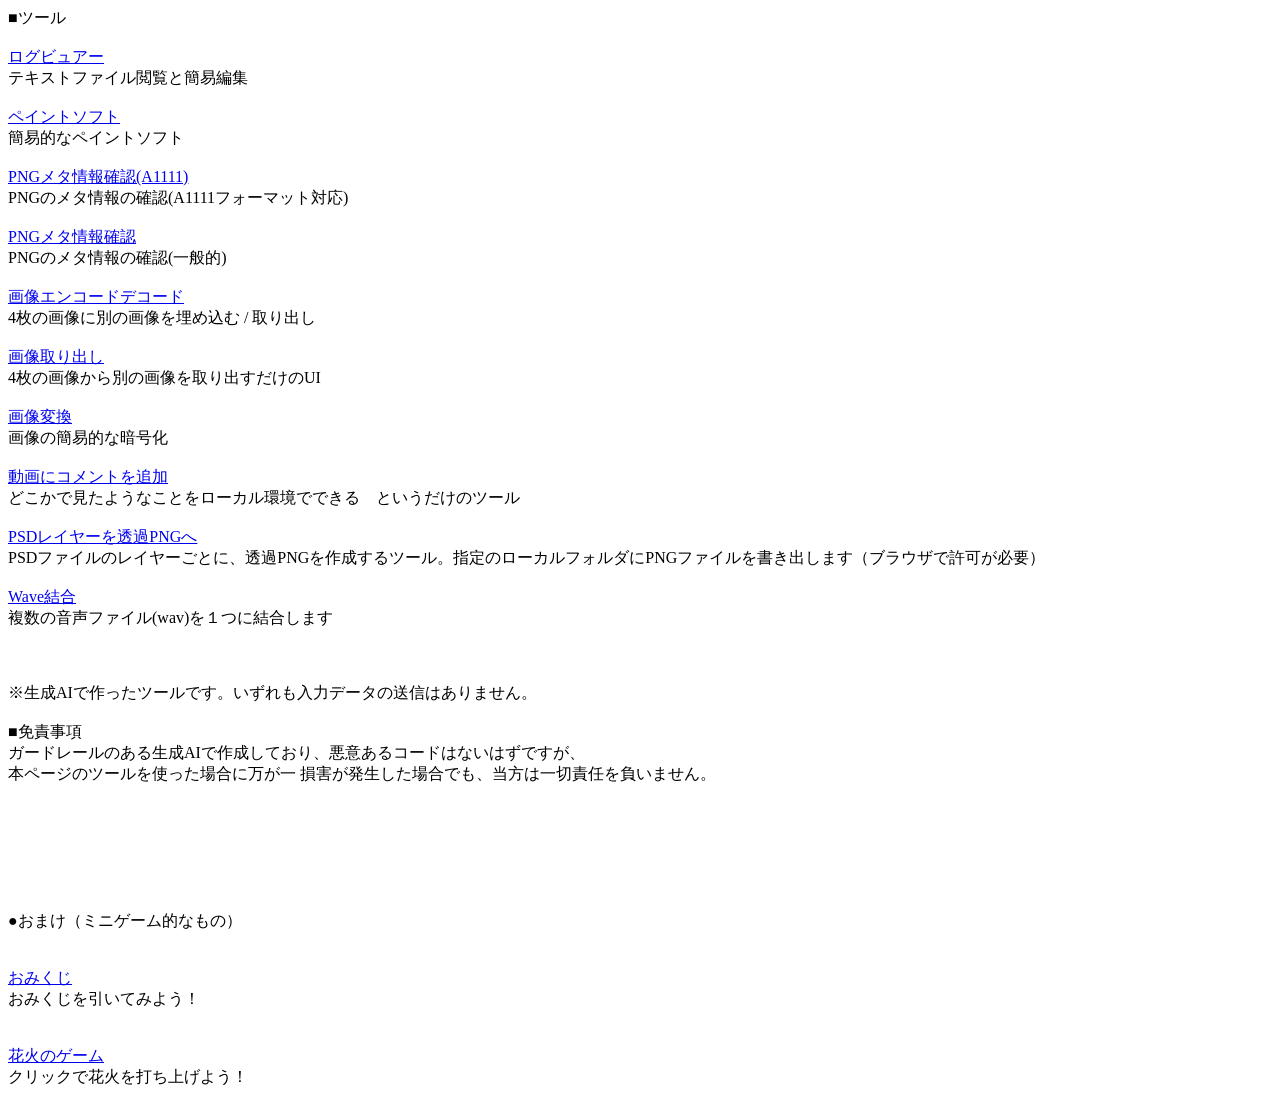
<file: index.html>
<!DOCTYPE html>
<html lang="ja">
<head>
<meta charset="UTF-8">
<title>Webアプリケーションインデックス</title>
<meta name="viewport" content="width=device-width, initial-scale=1.0">
</head>
<body>
■ツール<br>
<br>
<a href="https://apple-lemon7.github.io/log_viewer.html" target="_blank">ログビュアー</a><br>
テキストファイル閲覧と簡易編集<br>
<br>

<a href="https://apple-lemon7.github.io/paint_app.html" target="_blank">ペイントソフト</a><br>
簡易的なペイントソフト<br>
<br>

<a href="https://apple-lemon7.github.io/a1111_png_params_viewer.html" target="_blank">PNGメタ情報確認(A1111)</a><br>
PNGのメタ情報の確認(A1111フォーマット対応)<br>
<br>

<a href="https://apple-lemon7.github.io/png_metadata_viewer.html" target="_blank">PNGメタ情報確認</a><br>
PNGのメタ情報の確認(一般的)<br>
<br>

<a href="https://apple-lemon7.github.io/enc_decode_img_x4.html" target="_blank">画像エンコードデコード</a><br>
4枚の画像に別の画像を埋め込む / 取り出し<br>
<br>
<a href="https://apple-lemon7.github.io/decode_img_x4.html" target="_blank">画像取り出し</a><br>
4枚の画像から別の画像を取り出すだけのUI<br>
<br>

<a href="https://apple-lemon7.github.io/image-cipher.html" target="_blank">画像変換</a><br>
画像の簡易的な暗号化<br>
<br>

<a href="https://apple-lemon7.github.io/MoiveComment/index.html" target="_blank">動画にコメントを追加</a><br>
どこかで見たようなことをローカル環境でできる　というだけのツール<br>
<br>

<a href="https://apple-lemon7.github.io/psd_to_png/index.html" target="_blank">PSDレイヤーを透過PNGへ</a><br>
PSDファイルのレイヤーごとに、透過PNGを作成するツール。指定のローカルフォルダにPNGファイルを書き出します（ブラウザで許可が必要）<br>
<br>

<a href="https://apple-lemon7.github.io/concat_wav/index.html" target="_blank">Wave結合</a><br>
複数の音声ファイル(wav)を１つに結合します<br>
<br>

<br>
<br>
※生成AIで作ったツールです。いずれも入力データの送信はありません。<br>
<br>
■免責事項<br>
ガードレールのある生成AIで作成しており、悪意あるコードはないはずですが、<br>
本ページのツールを使った場合に万が一 損害が発生した場合でも、当方は一切責任を負いません。<br>
<br>
<br>

<br>
<br><br><br><br>
●おまけ（ミニゲーム的なもの）<br>
<br>
<br>
<a href="https://apple-lemon7.github.io/azusa_omikuji.html" target="_blank">おみくじ</a><br>
おみくじを引いてみよう！<br>
<br>

<br>
<a href="https://apple-lemon7.github.io/HanabiGame/index.html" target="_blank">花火のゲーム</a><br>
クリックで花火を打ち上げよう！<br>
<br>

</body>
</html>
</file>
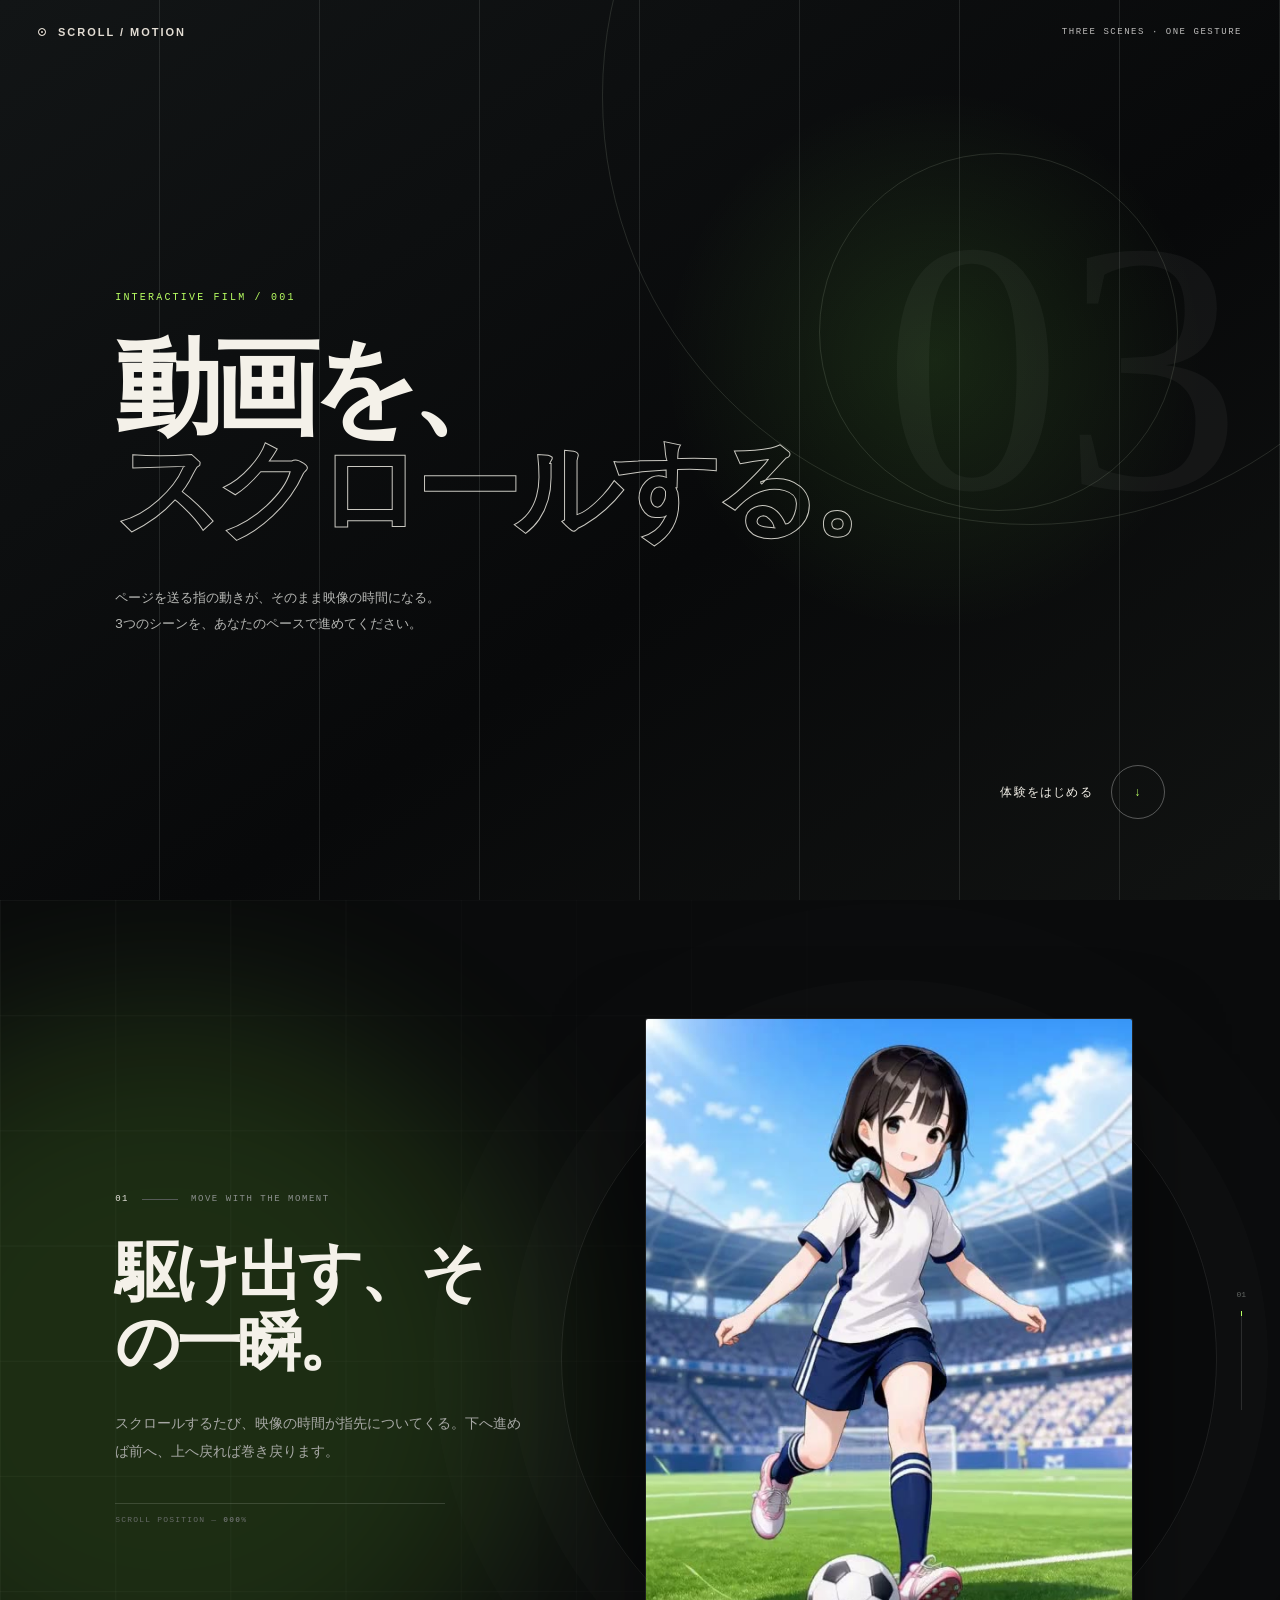
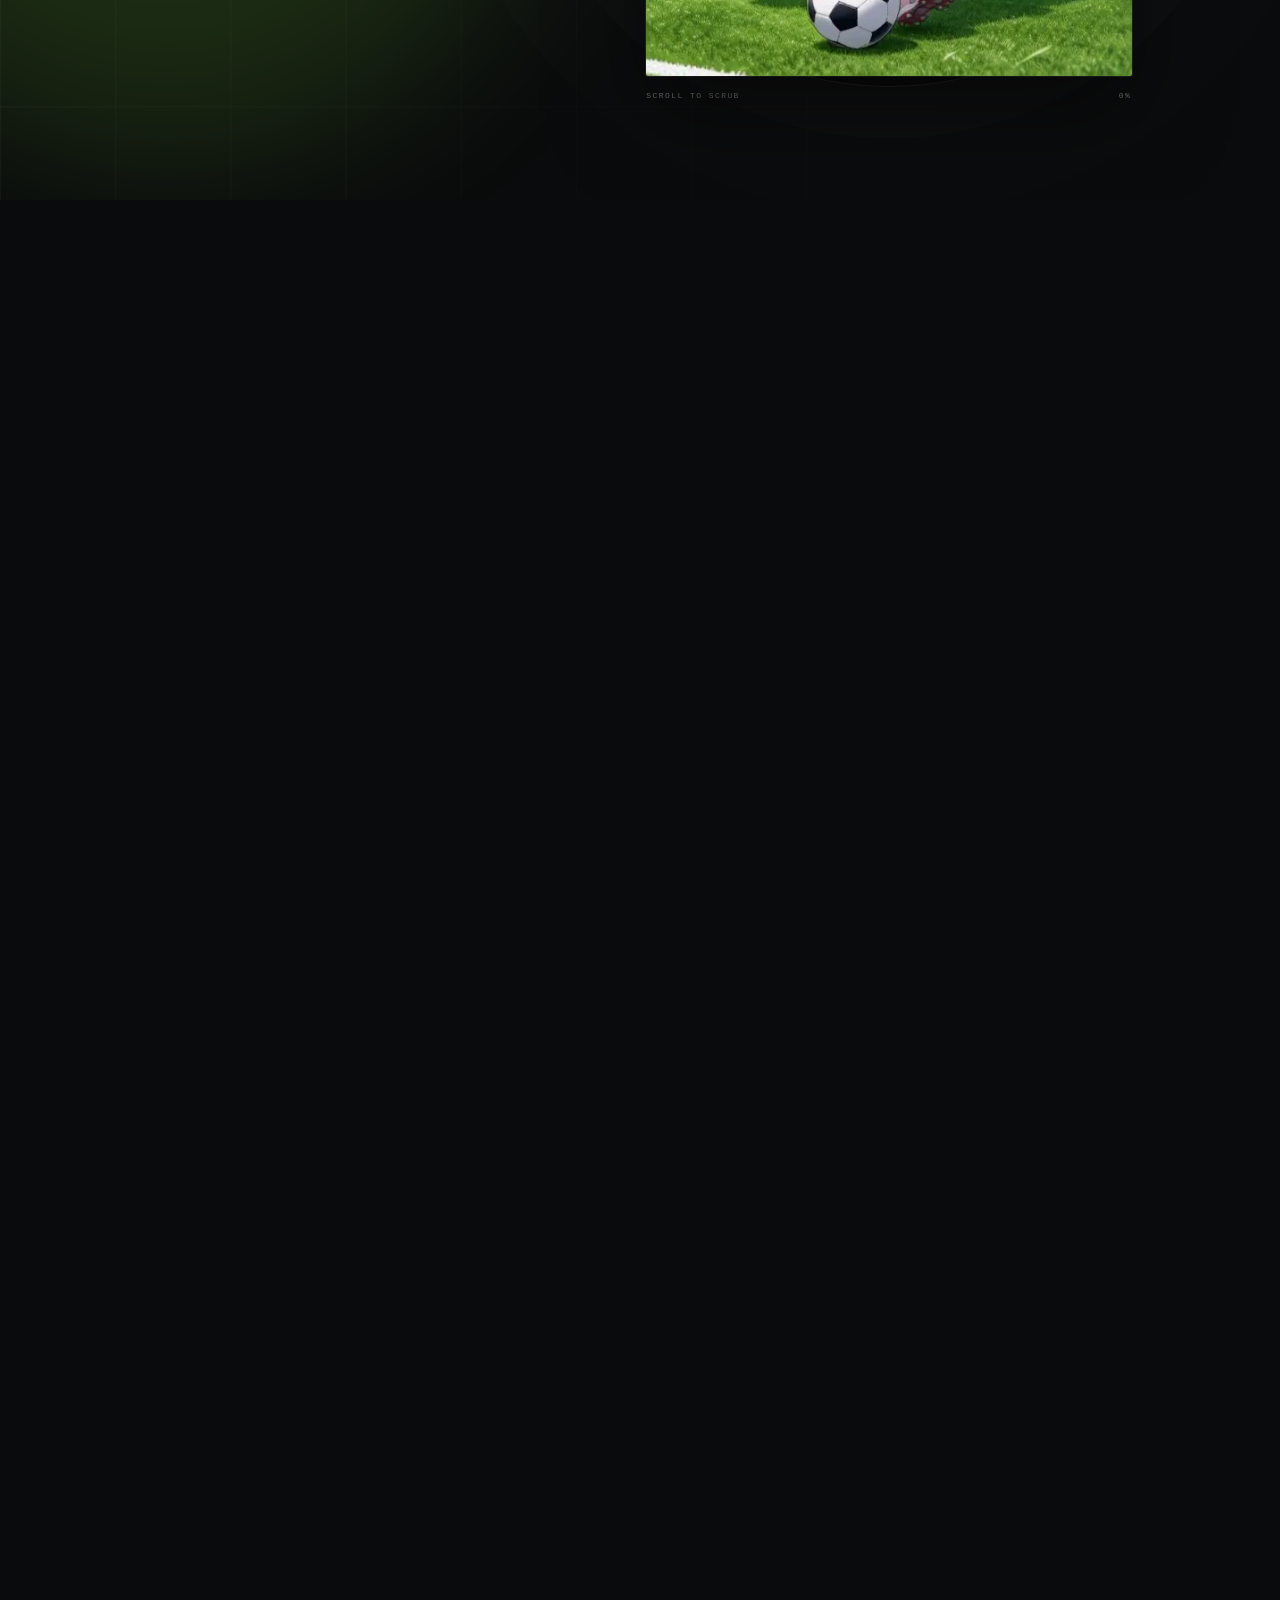
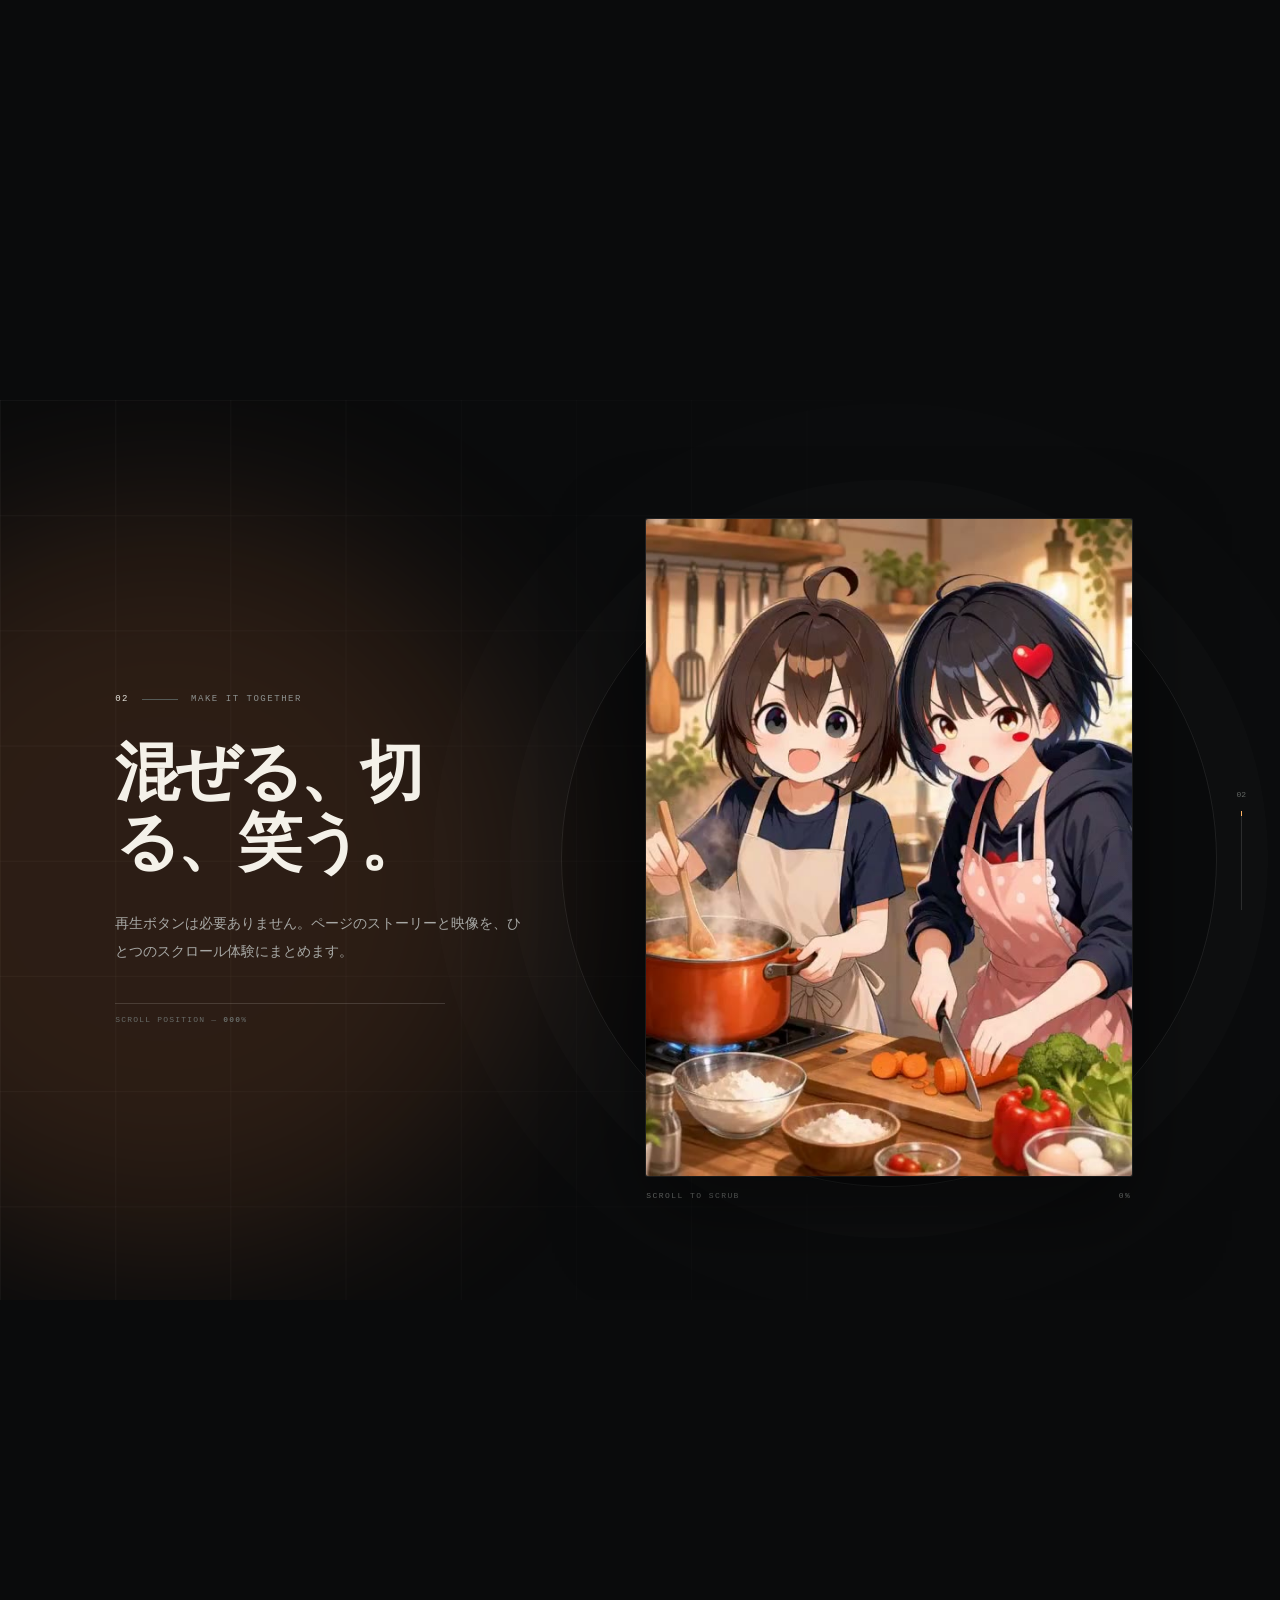
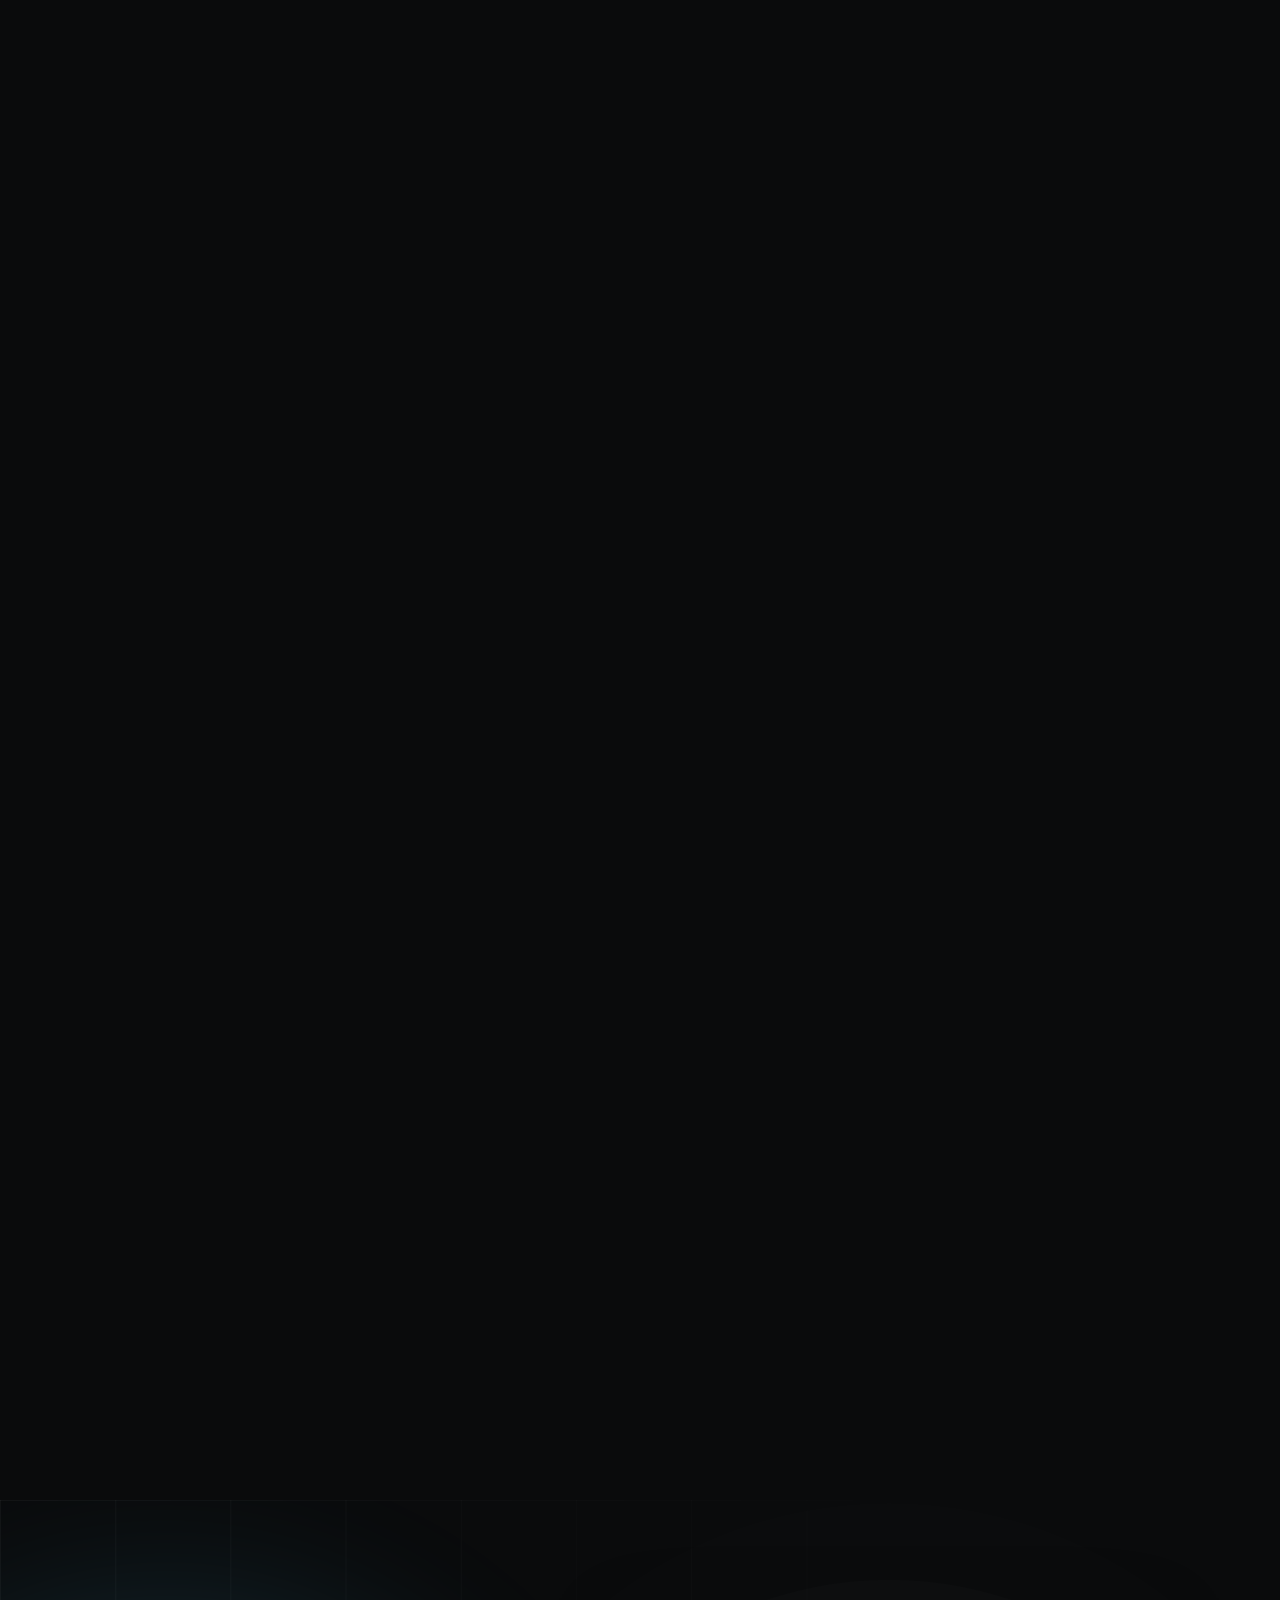
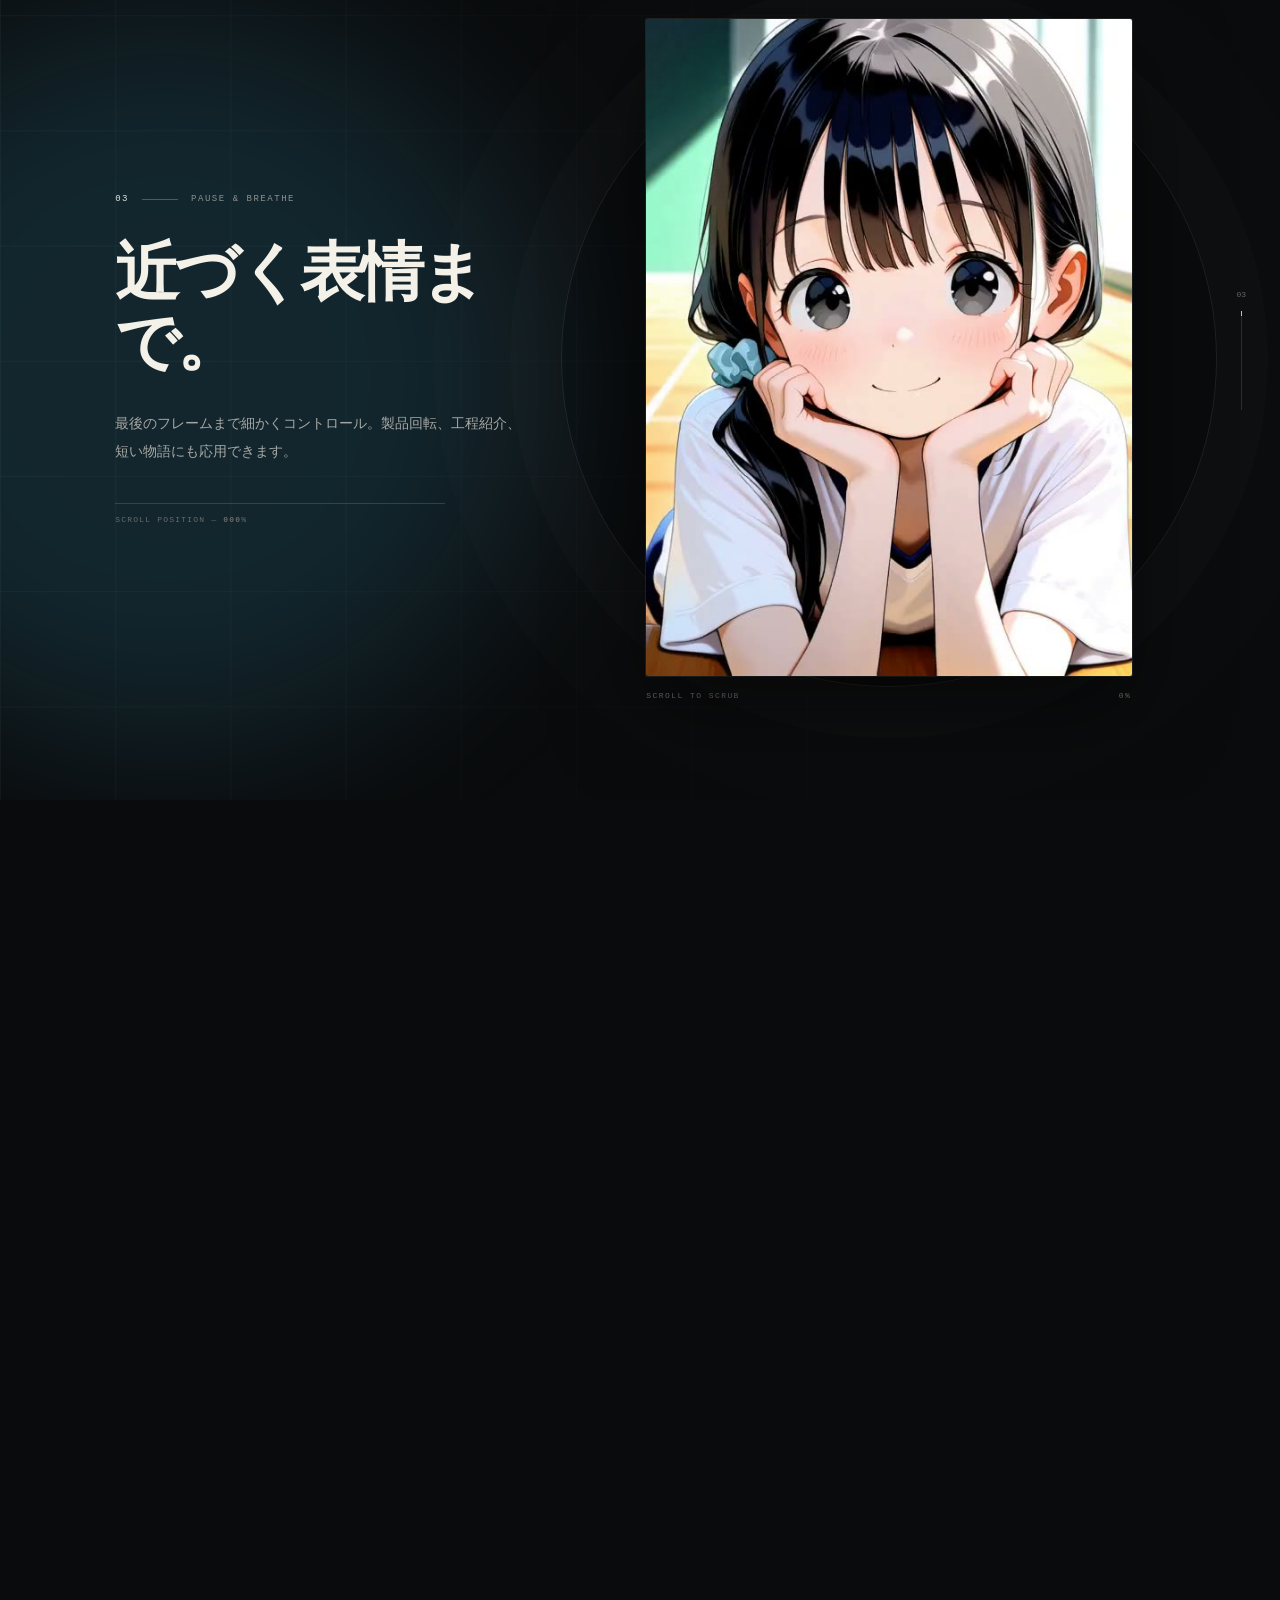
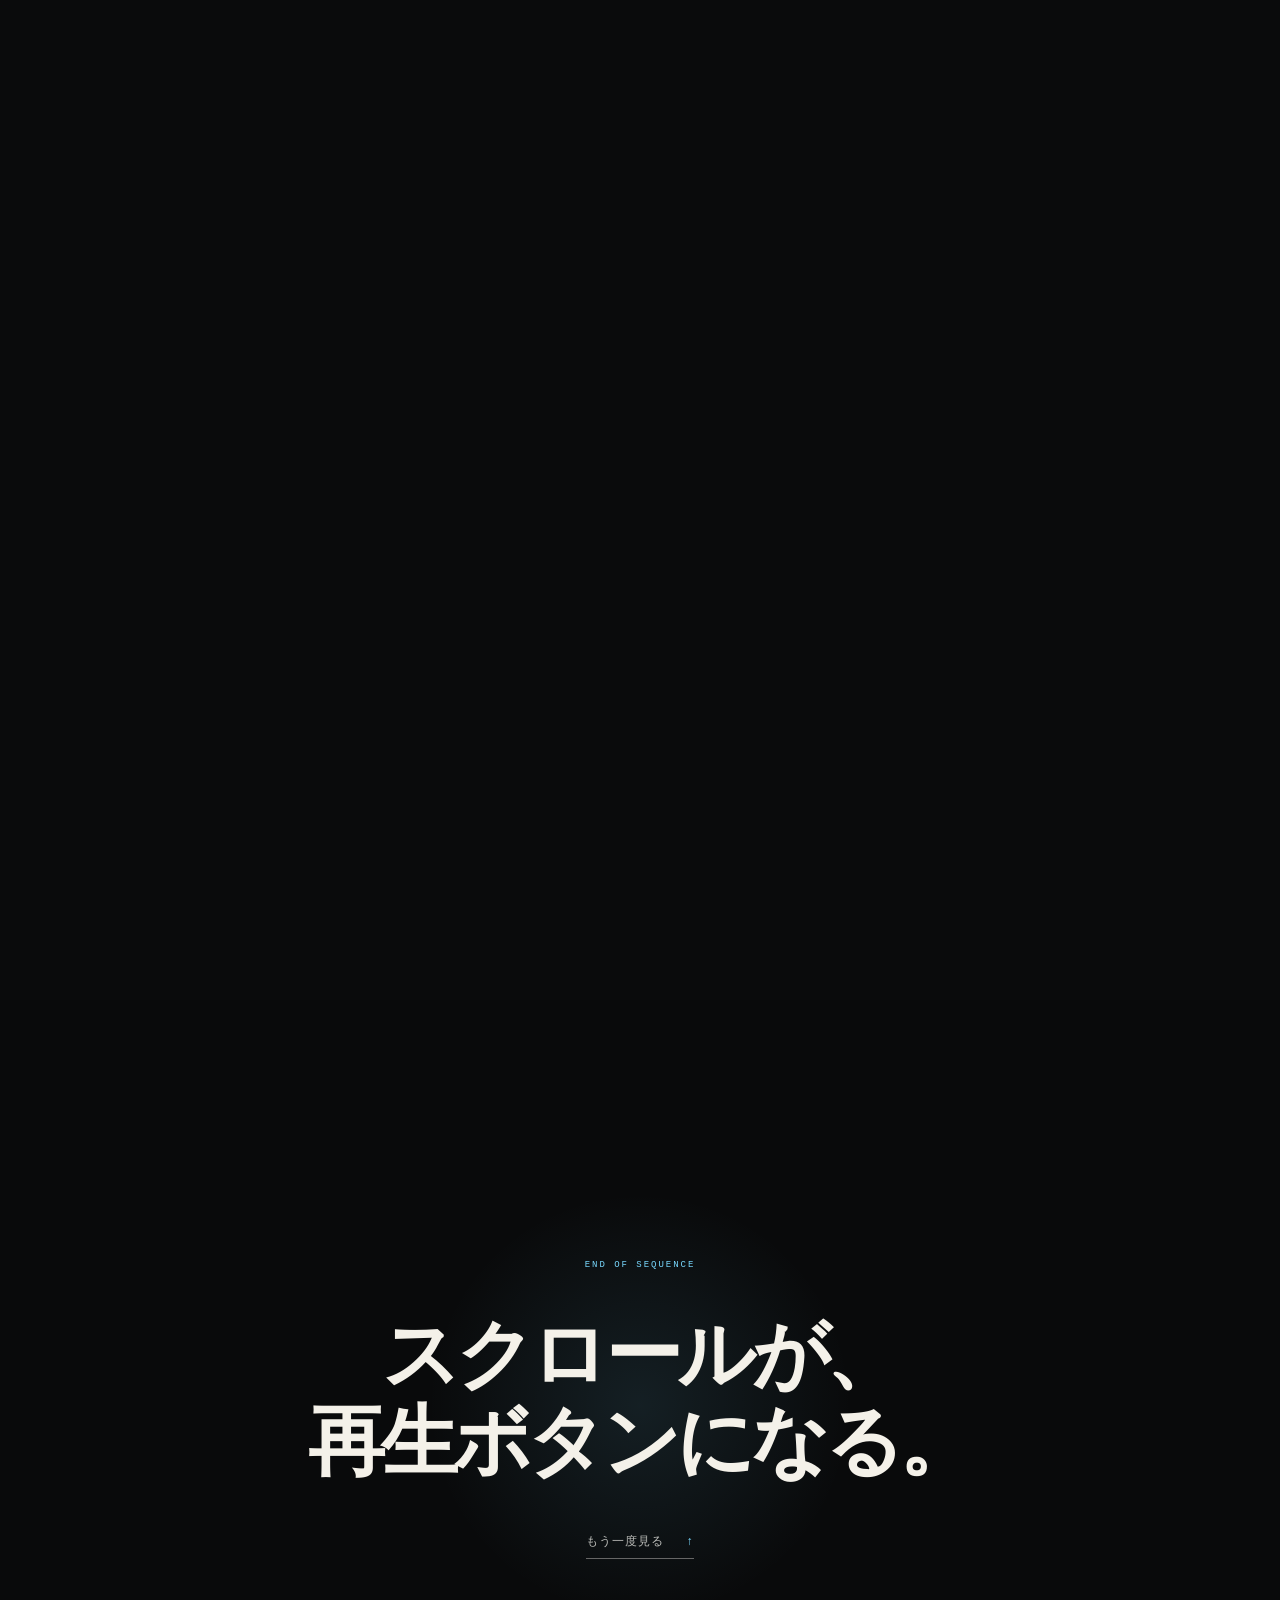
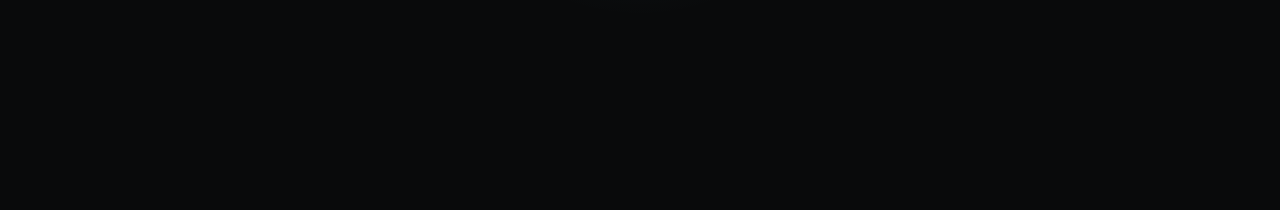
<file: 360_webpage_html/index.html>
<!doctype html>
<html lang="ja">
  <head>
    <meta charset="utf-8">
    <meta name="viewport" content="width=device-width, initial-scale=1">
    <meta name="description" content="3つの動画をスクロール操作で前後に再生するインタラクティブなWebページサンプル。">
    <title>Scroll / Motion — スクロール連動アニメーション</title>
    <link rel="stylesheet" href="./styles.css?v=20260808-2">
    <script src="./script.js?v=20260808-2" defer></script>
  </head>
  <body>
    <noscript>このスクロール連動アニメーションにはJavaScriptが必要です。ブラウザのJavaScriptを有効にしてください。</noscript>
    <div class="ios-video-hint" role="status">画面をタップして動画を準備</div>

    <header class="site-header">
      <a class="brand" href="#top" aria-label="トップへ">
        <span class="brand-mark" aria-hidden="true"></span>
        <span>SCROLL / MOTION</span>
      </a>
      <span class="header-note">THREE SCENES · ONE GESTURE</span>
    </header>

    <main>
      <section class="hero" id="top">
        <div class="hero-orbit orbit-one" aria-hidden="true"></div>
        <div class="hero-orbit orbit-two" aria-hidden="true"></div>
        <p class="hero-kicker">INTERACTIVE FILM / 001</p>
        <h1>動画を、<br><em>スクロールする。</em></h1>
        <p class="hero-lead">
          ページを送る指の動きが、そのまま映像の時間になる。<br>
          3つのシーンを、あなたのペースで進めてください。
        </p>
        <a class="start-link" href="#scene-start">
          <span>体験をはじめる</span>
          <i aria-hidden="true">↓</i>
        </a>
        <div class="hero-count" aria-hidden="true">03</div>
      </section>

      <div id="scene-start">
        <section class="scroll-scene tint-lime" data-scroll-scene aria-label="01 駆け出す、その一瞬。">
          <div class="scene-sticky">
            <div class="ambient-glow" aria-hidden="true"></div>
            <div class="scene-copy">
              <div class="scene-index-row">
                <span class="scene-number">01</span><span class="scene-rule"></span>
                <span class="scene-eyebrow">MOVE WITH THE MOMENT</span>
              </div>
              <h2>駆け出す、その一瞬。</h2>
              <p>スクロールするたび、映像の時間が指先についてくる。下へ進めば前へ、上へ戻れば巻き戻ります。</p>
              <div class="scene-progress" role="progressbar" aria-label="再生位置" aria-valuemin="0" aria-valuemax="100" aria-valuenow="0">
                <span style="width:0%;background:#b9ff62"></span>
              </div>
              <span class="progress-label">SCROLL POSITION — <b>000</b>%</span>
            </div>
            <div class="video-stage">
              <div class="video-halo" aria-hidden="true"></div>
              <div class="video-shell">
                <img class="video-poster-fallback" src="./assets/media/scene-01.jpg" alt="" aria-hidden="true">
                <video src="./assets/media/scene-01.mp4" poster="./assets/media/scene-01.jpg" preload="metadata" muted playsinline webkit-playsinline disablepictureinpicture aria-label="駆け出す、その一瞬。のスクロール連動動画"></video>
                <div class="video-glass" aria-hidden="true"></div>
              </div>
              <div class="stage-caption"><span>SCROLL TO SCRUB</span><span class="stage-percent">0%</span></div>
            </div>
            <div class="side-marker" aria-hidden="true"><span>01</span><i style="height:4%;background:#b9ff62"></i></div>
          </div>
        </section>

        <section class="scroll-scene tint-amber" data-scroll-scene aria-label="02 混ぜる、切る、笑う。">
          <div class="scene-sticky">
            <div class="ambient-glow" aria-hidden="true"></div>
            <div class="scene-copy">
              <div class="scene-index-row">
                <span class="scene-number">02</span><span class="scene-rule"></span>
                <span class="scene-eyebrow">MAKE IT TOGETHER</span>
              </div>
              <h2>混ぜる、切る、笑う。</h2>
              <p>再生ボタンは必要ありません。ページのストーリーと映像を、ひとつのスクロール体験にまとめます。</p>
              <div class="scene-progress" role="progressbar" aria-label="再生位置" aria-valuemin="0" aria-valuemax="100" aria-valuenow="0">
                <span style="width:0%;background:#ffb464"></span>
              </div>
              <span class="progress-label">SCROLL POSITION — <b>000</b>%</span>
            </div>
            <div class="video-stage">
              <div class="video-halo" aria-hidden="true"></div>
              <div class="video-shell">
                <img class="video-poster-fallback" src="./assets/media/scene-02.jpg" alt="" aria-hidden="true">
                <video src="./assets/media/scene-02.mp4" poster="./assets/media/scene-02.jpg" preload="metadata" muted playsinline webkit-playsinline disablepictureinpicture aria-label="混ぜる、切る、笑う。のスクロール連動動画"></video>
                <div class="video-glass" aria-hidden="true"></div>
              </div>
              <div class="stage-caption"><span>SCROLL TO SCRUB</span><span class="stage-percent">0%</span></div>
            </div>
            <div class="side-marker" aria-hidden="true"><span>02</span><i style="height:4%;background:#ffb464"></i></div>
          </div>
        </section>

        <section class="scroll-scene tint-cyan" data-scroll-scene aria-label="03 近づく表情まで。">
          <div class="scene-sticky">
            <div class="ambient-glow" aria-hidden="true"></div>
            <div class="scene-copy">
              <div class="scene-index-row">
                <span class="scene-number">03</span><span class="scene-rule"></span>
                <span class="scene-eyebrow">PAUSE &amp; BREATHE</span>
              </div>
              <h2>近づく表情まで。</h2>
              <p>最後のフレームまで細かくコントロール。製品回転、工程紹介、短い物語にも応用できます。</p>
              <div class="scene-progress" role="progressbar" aria-label="再生位置" aria-valuemin="0" aria-valuemax="100" aria-valuenow="0">
                <span style="width:0%;background:#79d9ff"></span>
              </div>
              <span class="progress-label">SCROLL POSITION — <b>000</b>%</span>
            </div>
            <div class="video-stage">
              <div class="video-halo" aria-hidden="true"></div>
              <div class="video-shell">
                <img class="video-poster-fallback" src="./assets/media/scene-03.jpg" alt="" aria-hidden="true">
                <video src="./assets/media/scene-03.mp4" poster="./assets/media/scene-03.jpg" preload="metadata" muted playsinline webkit-playsinline disablepictureinpicture aria-label="近づく表情まで。のスクロール連動動画"></video>
                <div class="video-glass" aria-hidden="true"></div>
              </div>
              <div class="stage-caption"><span>SCROLL TO SCRUB</span><span class="stage-percent">0%</span></div>
            </div>
            <div class="side-marker" aria-hidden="true"><span>03</span><i style="height:4%;background:#79d9ff"></i></div>
          </div>
        </section>
      </div>

      <footer class="ending">
        <p>END OF SEQUENCE</p>
        <h2>スクロールが、<br>再生ボタンになる。</h2>
        <a href="#top">もう一度見る <span>↑</span></a>
      </footer>
    </main>
  </body>
</html>
</file>
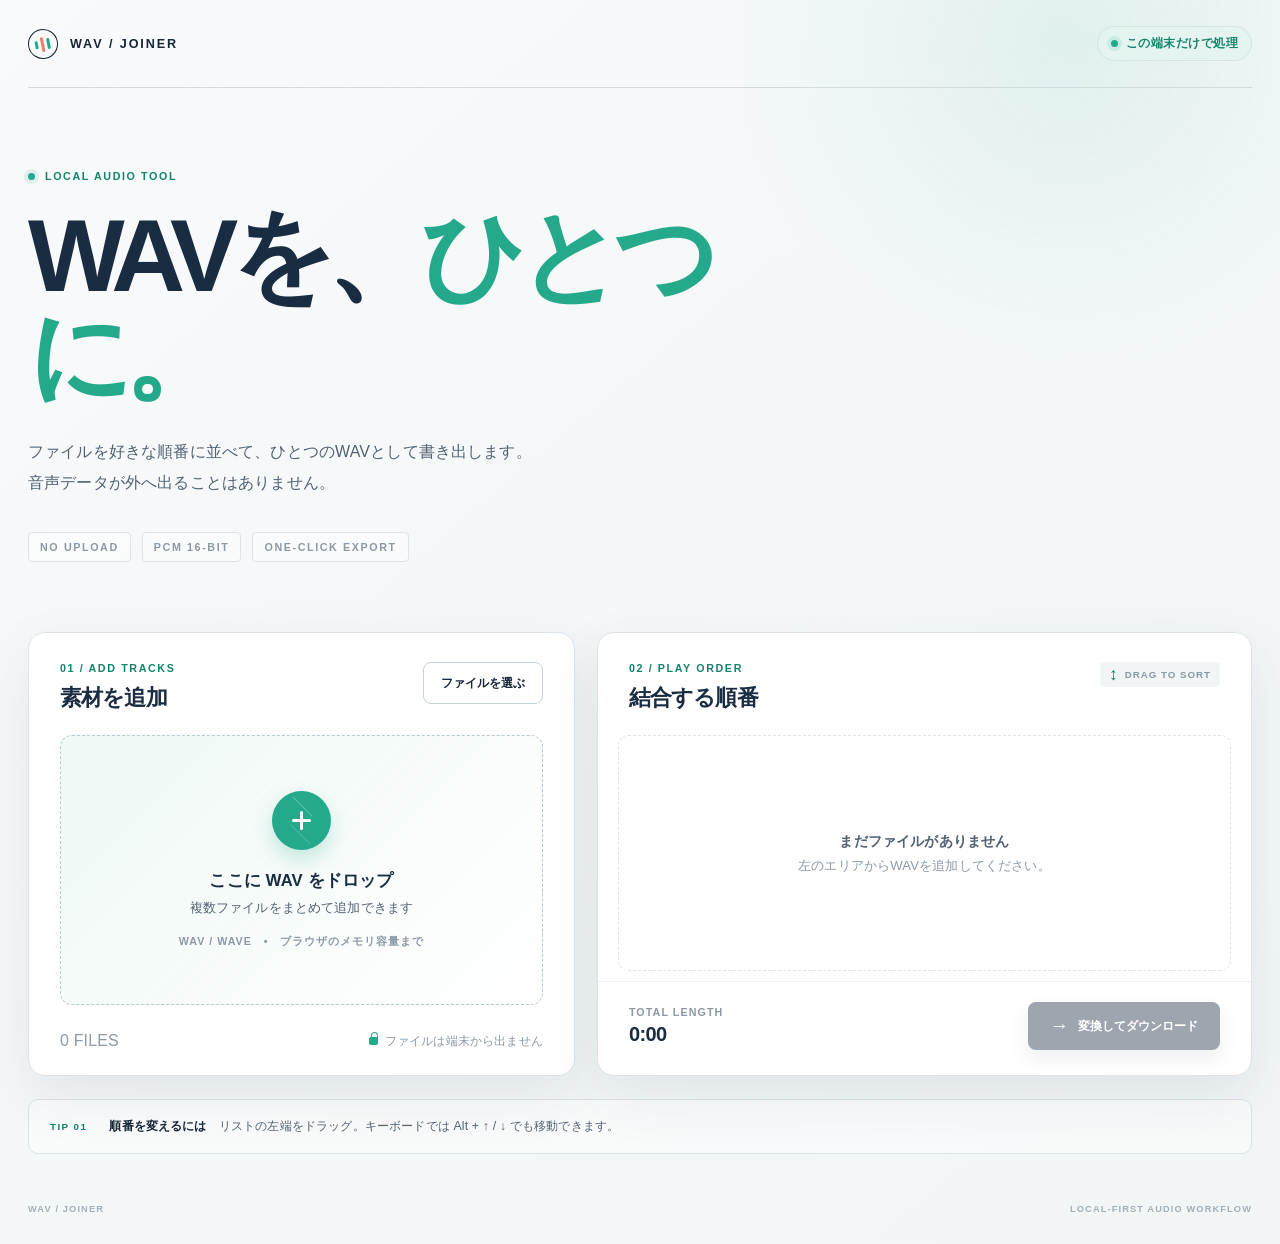
<file: concat_wav/index.html>
<!doctype html>
<html lang="ja">
  <head>
    <meta charset="UTF-8" />
    <meta name="viewport" content="width=device-width, initial-scale=1.0" />
    <meta
      name="description"
      content="ローカルブラウザだけで複数のWAVファイルを順番どおりに結合するツール"
    />
    <title>WAV / JOINER — ローカルWAV結合</title>
    <link rel="stylesheet" href="styles.css" />
    <script src="app.js" defer></script>
  </head>
  <body>
    <div class="app-shell">
      <header class="topbar">
        <a class="brand" href="./" aria-label="WAV / JOINER ホーム">
          <span class="brand-mark" aria-hidden="true">
            <span class="brand-mark-line brand-mark-line-one"></span>
            <span class="brand-mark-line brand-mark-line-two"></span>
            <span class="brand-mark-line brand-mark-line-three"></span>
          </span>
          <span class="brand-name">WAV / JOINER</span>
        </a>
        <div class="privacy-pill">
          <span class="privacy-dot" aria-hidden="true"></span>
          この端末だけで処理
        </div>
      </header>

      <main>
        <section class="hero" aria-labelledby="page-title">
          <div class="eyebrow"><span class="eyebrow-dot" aria-hidden="true"></span>LOCAL AUDIO TOOL</div>
          <h1 id="page-title">WAVを、<em>ひとつに。</em></h1>
          <p class="hero-copy">
            ファイルを好きな順番に並べて、ひとつのWAVとして書き出します。<br />
            音声データが外へ出ることはありません。
          </p>
          <div class="hero-notes" aria-label="特徴">
            <span>NO UPLOAD</span>
            <span>PCM 16-BIT</span>
            <span>ONE-CLICK EXPORT</span>
          </div>
        </section>

        <section class="workspace-grid" aria-label="WAV結合ワークスペース">
          <article class="panel add-panel">
            <div class="panel-heading">
              <div>
                <p class="section-kicker">01 / ADD TRACKS</p>
                <h2>素材を追加</h2>
              </div>
              <button id="pickButton" class="button button-secondary" type="button">
                ファイルを選ぶ
              </button>
            </div>

            <div id="dropZone" class="drop-zone" tabindex="0" role="button" aria-controls="fileInput">
              <div class="drop-orb" aria-hidden="true"><span></span><span></span></div>
              <h3>ここに WAV をドロップ</h3>
              <p>複数ファイルをまとめて追加できます</p>
              <span class="drop-hint">WAV / WAVE　•　ブラウザのメモリ容量まで</span>
              <input id="fileInput" type="file" accept=".wav,audio/wav,audio/x-wav" multiple hidden />
            </div>

            <div class="panel-footer">
              <span id="listCount">0 FILES</span>
              <span class="footer-note"><span class="tiny-lock" aria-hidden="true"></span>ファイルは端末から出ません</span>
            </div>
          </article>

          <article class="panel order-panel">
            <div class="panel-heading">
              <div>
                <p class="section-kicker">02 / PLAY ORDER</p>
                <h2>結合する順番</h2>
              </div>
              <div class="sort-badge"><span class="sort-icon" aria-hidden="true">↕</span> DRAG TO SORT</div>
            </div>

            <div id="fileList" class="file-list" aria-live="polite" aria-label="追加したWAVファイルの一覧"></div>

            <div class="order-footer">
              <div class="total-summary">
                <span class="summary-label">TOTAL LENGTH</span>
                <strong id="totalDuration">0:00</strong>
              </div>
              <button id="mergeButton" class="button button-primary" type="button" disabled>
                <span class="button-arrow" aria-hidden="true">→</span>
                変換してダウンロード
              </button>
            </div>
            <div id="statusRegion" class="status-region" role="status" aria-live="polite" hidden></div>
          </article>
        </section>

        <section class="tip-bar" aria-label="使い方">
          <div class="tip-number">TIP 01</div>
          <p><strong>順番を変えるには</strong>　リストの左端をドラッグ。キーボードでは Alt + ↑ / ↓ でも移動できます。</p>
        </section>
      </main>

      <footer class="site-footer">
        <span>WAV / JOINER</span>
        <span>LOCAL-FIRST AUDIO WORKFLOW</span>
      </footer>
    </div>
  </body>
</html>
</file>
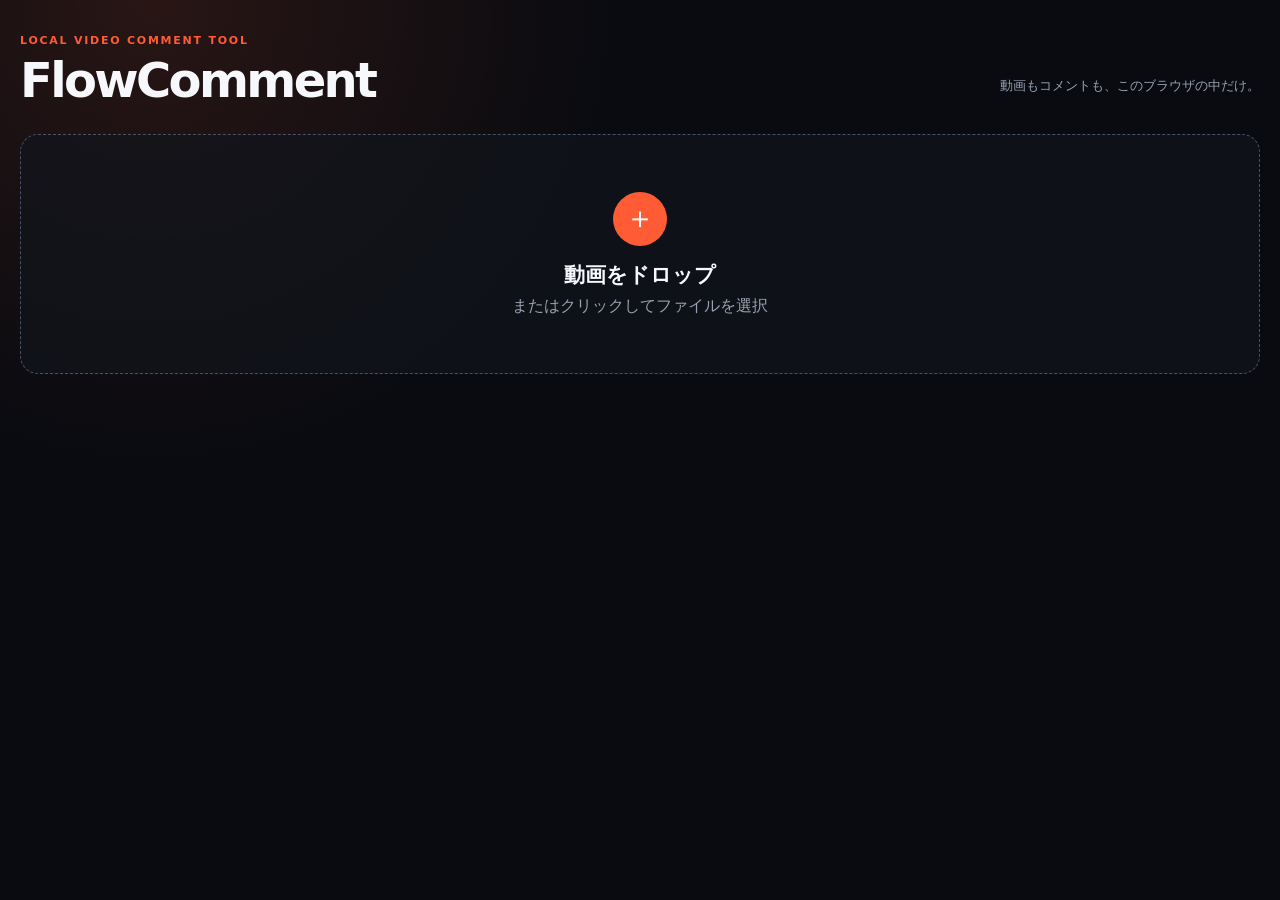
<file: MoiveComment/index.html>
<!doctype html>
<html lang="ja">
  <head>
    <meta charset="UTF-8" />
    <meta name="viewport" content="width=device-width, initial-scale=1.0" />
    <title>FlowComment</title>
    <link rel="stylesheet" href="styles.css" />
  </head>
  <body>
    <main class="app-shell">
      <header class="app-header">
        <div>
          <p class="eyebrow">LOCAL VIDEO COMMENT TOOL</p>
          <h1>FlowComment</h1>
        </div>
        <p class="privacy-note">動画もコメントも、このブラウザの中だけ。</p>
      </header>

      <section id="dropZone" class="drop-zone" tabindex="0" role="button" aria-label="動画を選択">
        <input id="videoInput" type="file" accept="video/*" hidden />
        <div class="drop-copy">
          <span class="drop-icon">＋</span>
          <strong>動画をドロップ</strong>
          <span>またはクリックしてファイルを選択</span>
        </div>
      </section>

      <section id="workspace" class="workspace is-hidden" aria-label="動画コメント編集">
        <div class="player-card">
          <div id="stage" class="stage">
            <video id="video" controls playsinline></video>
            <canvas id="overlay" aria-hidden="true"></canvas>
          </div>

          <div class="composer">
            <label class="comment-field">
              <span class="sr-only">コメント</span>
              <input id="commentInput" type="text" maxlength="120" placeholder="コメントを入力して Enter" autocomplete="off" />
            </label>
            <label class="color-picker" title="文字色">
              <span>文字色</span>
              <input id="colorInput" type="color" value="#ffffff" />
            </label>
            <button id="addButton" class="primary-button" type="button">追加</button>
          </div>
        </div>

        <aside class="side-panel">
          <div class="panel-heading">
            <div>
              <p class="eyebrow">COMMENTS</p>
              <h2>コメント一覧</h2>
            </div>
            <span id="commentCount" class="count-badge">0</span>
          </div>

          <div id="commentList" class="comment-list"></div>

          <div class="actions">
            <button id="saveButton" type="button">ブラウザに保存</button>
            <button id="clearButton" class="danger-button" type="button">すべて削除</button>
            <button id="exportButton" type="button">JSONをエクスポート</button>
            <button id="importButton" type="button">JSONをインポート</button>
            <input id="importInput" type="file" accept="application/json,.json" hidden />
            <button id="downloadVideoButton" class="download-button" type="button" disabled>コメント付き動画をダウンロード</button>
          </div>
          <p id="status" class="status" aria-live="polite"></p>
        </aside>
      </section>
    </main>
    <script src="app.js"></script>
  </body>
</html>
</file>
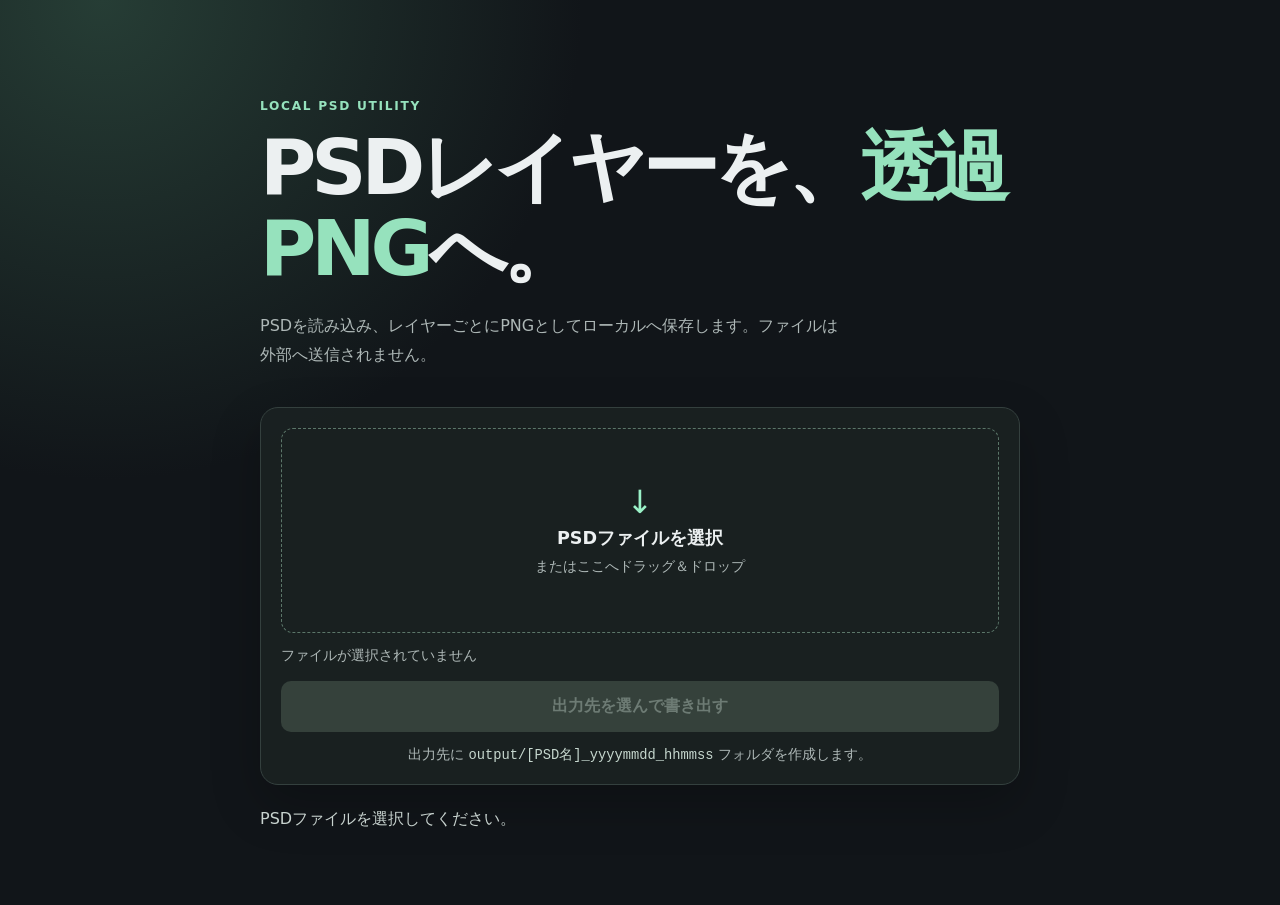
<file: psd_to_png/index.html>
<!doctype html>
<html lang="ja">
  <head>
    <meta charset="UTF-8" />
    <meta name="viewport" content="width=device-width, initial-scale=1.0" />
    <title>PSD Layer PNG Exporter</title>
    <script type="module" crossorigin src="./assets/index-DZdfEgxk.js"></script>
    <link rel="stylesheet" crossorigin href="./assets/index-BmK8aWCZ.css">
  </head>
  <body>
    <main class="app-shell">
      <section class="hero">
        <p class="eyebrow">LOCAL PSD UTILITY</p>
        <h1>PSDレイヤーを、<em>透過PNG</em>へ。</h1>
        <p class="intro">PSDを読み込み、レイヤーごとにPNGとしてローカルへ保存します。ファイルは外部へ送信されません。</p>
      </section>

      <section class="panel" aria-label="PSD書き出し設定">
        <label class="drop-zone" id="drop-zone" for="psd-file">
          <input id="psd-file" type="file" accept=".psd,image/vnd.adobe.photoshop" />
          <span class="drop-icon">↓</span>
          <span class="drop-title">PSDファイルを選択</span>
          <span class="drop-note">またはここへドラッグ＆ドロップ</span>
        </label>
        <p id="file-name" class="file-name" aria-live="polite">ファイルが選択されていません</p>
        <button id="export-button" class="export-button" type="button" disabled>出力先を選んで書き出す</button>
        <p class="hint">出力先に <code>output/[PSD名]_yyyymmdd_hhmmss</code> フォルダを作成します。</p>
      </section>

      <section class="status-wrap" aria-live="polite">
        <p id="status" class="status">PSDファイルを選択してください。</p>
        <ol id="results" class="results" hidden></ol>
      </section>
    </main>
  </body>
</html>
</file>
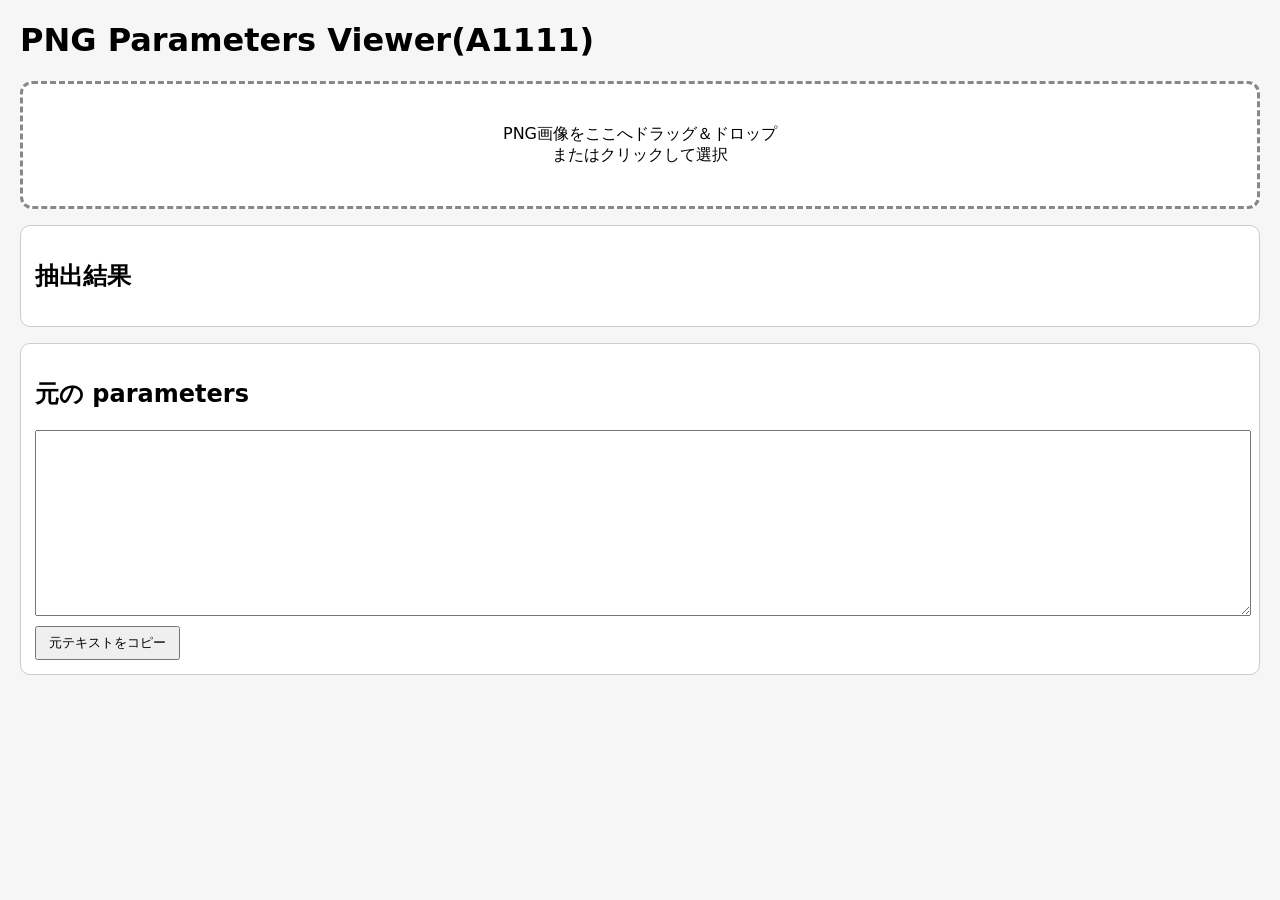
<file: a1111_png_params_viewer.html>
<!doctype html>
<html lang="ja">
<head>
<meta charset="utf-8">
<title>PNG Parameters Viewer(A1111)</title>
<style>
body {
  font-family: system-ui, sans-serif;
  margin: 20px;
  background: #f6f6f6;
}
#dropZone {
  border: 3px dashed #888;
  border-radius: 12px;
  padding: 40px;
  text-align: center;
  background: #fff;
  cursor: pointer;
}
#dropZone.dragover {
  background: #e8f2ff;
  border-color: #2678d9;
}
.card {
  background: #fff;
  border: 1px solid #ccc;
  border-radius: 10px;
  margin-top: 16px;
  padding: 14px;
}
.item {
  border-top: 1px solid #ddd;
  padding: 10px 0;
}
.item:first-child {
  border-top: none;
}
.label {
  font-weight: bold;
  margin-bottom: 4px;
}
.value {
  white-space: pre-wrap;
  word-break: break-word;
  background: #f3f3f3;
  padding: 8px;
  border-radius: 6px;
}
button {
  margin-top: 6px;
  padding: 6px 12px;
  cursor: pointer;
}
#message {
  margin-top: 12px;
  font-weight: bold;
}
textarea {
  width: 100%;
  height: 180px;
}
</style>
</head>
<body>

<h1>PNG Parameters Viewer(A1111)</h1>

<div id="dropZone">
  PNG画像をここへドラッグ＆ドロップ<br>
  またはクリックして選択
</div>

<input id="fileInput" type="file" accept="image/png" hidden>

<div id="message"></div>

<div class="card">
  <h2>抽出結果</h2>
  <div id="result"></div>
</div>

<div class="card">
  <h2>元の parameters</h2>
  <textarea id="rawText" readonly></textarea>
  <br>
  <button onclick="copyText(rawText.value)">元テキストをコピー</button>
</div>

<script>
const dropZone = document.getElementById("dropZone");
const fileInput = document.getElementById("fileInput");
const message = document.getElementById("message");
const result = document.getElementById("result");
const rawText = document.getElementById("rawText");

dropZone.addEventListener("click", () => fileInput.click());

fileInput.addEventListener("change", () => {
  if (fileInput.files.length > 0) {
    handleFile(fileInput.files[0]);
  }
});

dropZone.addEventListener("dragover", e => {
  e.preventDefault();
  dropZone.classList.add("dragover");
});

dropZone.addEventListener("dragleave", () => {
  dropZone.classList.remove("dragover");
});

dropZone.addEventListener("drop", e => {
  e.preventDefault();
  dropZone.classList.remove("dragover");

  const file = e.dataTransfer.files[0];
  if (file) handleFile(file);
});

async function handleFile(file) {
  message.textContent = "";
  result.innerHTML = "";
  rawText.value = "";

  if (!file.name.toLowerCase().endsWith(".png")) {
    message.textContent = "PNGファイルを選択してください。";
    return;
  }

  const buffer = await file.arrayBuffer();
  const bytes = new Uint8Array(buffer);

  if (!isPng(bytes)) {
    message.textContent = "PNG形式ではありません。";
    return;
  }

  const textChunks = parsePngTextChunks(buffer);
  const parameters = findParameters(textChunks);

  if (!parameters) {
    message.textContent = "Automatic1111 の parameters が見つかりませんでした。";
    return;
  }

  rawText.value = parameters;

  const parsed = parseA1111Parameters(parameters);
  renderItems(parsed);

  message.textContent = "parameters を抽出しました。";
}

function isPng(bytes) {
  const sig = [137, 80, 78, 71, 13, 10, 26, 10];
  return sig.every((v, i) => bytes[i] === v);
}

function parsePngTextChunks(buffer) {
  const view = new DataView(buffer);
  const bytes = new Uint8Array(buffer);
  const chunks = [];
  let pos = 8;

  while (pos + 12 <= buffer.byteLength) {
    const length = view.getUint32(pos);
    const type = ascii(bytes.slice(pos + 4, pos + 8));
    const dataStart = pos + 8;
    const dataEnd = dataStart + length;

    if (dataEnd + 4 > buffer.byteLength) break;

    const data = bytes.slice(dataStart, dataEnd);

    if (type === "tEXt") {
      const zero = data.indexOf(0);
      if (zero >= 0) {
        const key = latin1(data.slice(0, zero));
        const value = latin1(data.slice(zero + 1));
        chunks.push({ type, key, value });
      }
    }

    if (type === "iTXt") {
      const parsed = parseITXt(data);
      if (parsed) chunks.push({ type, key: parsed.key, value: parsed.value });
    }

    pos = dataEnd + 4;
    if (type === "IEND") break;
  }

  return chunks;
}

function parseITXt(data) {
  try {
    let p = 0;

    const keyEnd = data.indexOf(0, p);
    if (keyEnd < 0) return null;
    const key = latin1(data.slice(p, keyEnd));
    p = keyEnd + 1;

    const compressionFlag = data[p++];
    const compressionMethod = data[p++];

    const langEnd = data.indexOf(0, p);
    if (langEnd < 0) return null;
    p = langEnd + 1;

    const translatedEnd = data.indexOf(0, p);
    if (translatedEnd < 0) return null;
    p = translatedEnd + 1;

    const textData = data.slice(p);

    if (compressionFlag !== 0) {
      return {
        key,
        value: "[圧縮された iTXt です。このサンプルでは展開していません。]"
      };
    }

    return {
      key,
      value: new TextDecoder("utf-8").decode(textData)
    };
  } catch {
    return null;
  }
}

function findParameters(chunks) {
  for (const c of chunks) {
    if (String(c.key).toLowerCase() === "parameters") {
      return c.value;
    }
  }

  for (const c of chunks) {
    if (
      c.value.includes("Negative prompt:") ||
      c.value.includes("Steps:") ||
      c.value.includes("Sampler:")
    ) {
      return c.value;
    }
  }

  return "";
}

function parseA1111Parameters(text) {
  const lines = text.replace(/\r\n/g, "\n").split("\n");

  let prompt = "";
  let negativePrompt = "";
  let settingsText = "";

  const negIndex = lines.findIndex(line => line.startsWith("Negative prompt:"));

  if (negIndex >= 0) {
    prompt = lines.slice(0, negIndex).join("\n").trim();

    const afterNeg = lines.slice(negIndex).join("\n");
    const stepsIndex = afterNeg.indexOf("\nSteps:");

    if (stepsIndex >= 0) {
      negativePrompt = afterNeg
        .slice("Negative prompt:".length, stepsIndex)
        .trim();

      settingsText = afterNeg
        .slice(stepsIndex + 1)
        .trim();
    } else {
      negativePrompt = afterNeg
        .slice("Negative prompt:".length)
        .trim();
    }
  } else {
    const stepsLineIndex = lines.findIndex(line => line.startsWith("Steps:"));

    if (stepsLineIndex >= 0) {
      prompt = lines.slice(0, stepsLineIndex).join("\n").trim();
      settingsText = lines.slice(stepsLineIndex).join("\n").trim();
    } else {
      prompt = text.trim();
    }
  }

  const items = [];

  items.push({ key: "prompt", value: prompt });

  if (negativePrompt) {
    items.push({ key: "Negative prompt", value: negativePrompt });
  }

  const settings = parseSettings(settingsText);
  for (const [key, value] of Object.entries(settings)) {
    items.push({ key, value });
  }

  return items;
}

function parseSettings(text) {
  const result = {};
  const pairs = splitByCommaOutsideQuotes(text);

  for (const part of pairs) {
    const index = part.indexOf(":");
    if (index <= 0) continue;

    const key = part.slice(0, index).trim();
    const value = part.slice(index + 1).trim();

    if (key && value) {
      result[key] = value;
    }
  }

  return result;
}

function splitByCommaOutsideQuotes(text) {
  const arr = [];
  let current = "";
  let inQuote = false;
  let quoteChar = "";

  for (let i = 0; i < text.length; i++) {
    const ch = text[i];

    if ((ch === '"' || ch === "'") && text[i - 1] !== "\\") {
      if (!inQuote) {
        inQuote = true;
        quoteChar = ch;
      } else if (quoteChar === ch) {
        inQuote = false;
      }
      current += ch;
      continue;
    }

    if (ch === "," && !inQuote) {
      arr.push(current.trim());
      current = "";
      continue;
    }

    current += ch;
  }

  if (current.trim()) arr.push(current.trim());

  return arr;
}

function renderItems(items) {
  result.innerHTML = "";

  for (const item of items) {
    const div = document.createElement("div");
    div.className = "item";

    const label = document.createElement("div");
    label.className = "label";
    label.textContent = item.key;

    const value = document.createElement("div");
    value.className = "value";
    value.textContent = item.value;

    const button = document.createElement("button");
    button.textContent = "この値をコピー";
    button.addEventListener("click", () => copyText(item.value));

    div.appendChild(label);
    div.appendChild(value);
    div.appendChild(button);
    result.appendChild(div);
  }
}

async function copyText(text) {
  try {
    await navigator.clipboard.writeText(text);
    message.textContent = "コピーしました。";
  } catch {
    fallbackCopy(text);
  }
}

function fallbackCopy(text) {
  const ta = document.createElement("textarea");
  ta.value = text;
  document.body.appendChild(ta);
  ta.select();
  document.execCommand("copy");
  document.body.removeChild(ta);
  message.textContent = "コピーしました。";
}

function ascii(bytes) {
  return Array.from(bytes).map(b => String.fromCharCode(b)).join("");
}

function latin1(bytes) {
  return Array.from(bytes).map(b => String.fromCharCode(b)).join("");
}
</script>

</body>
</html>
</file>
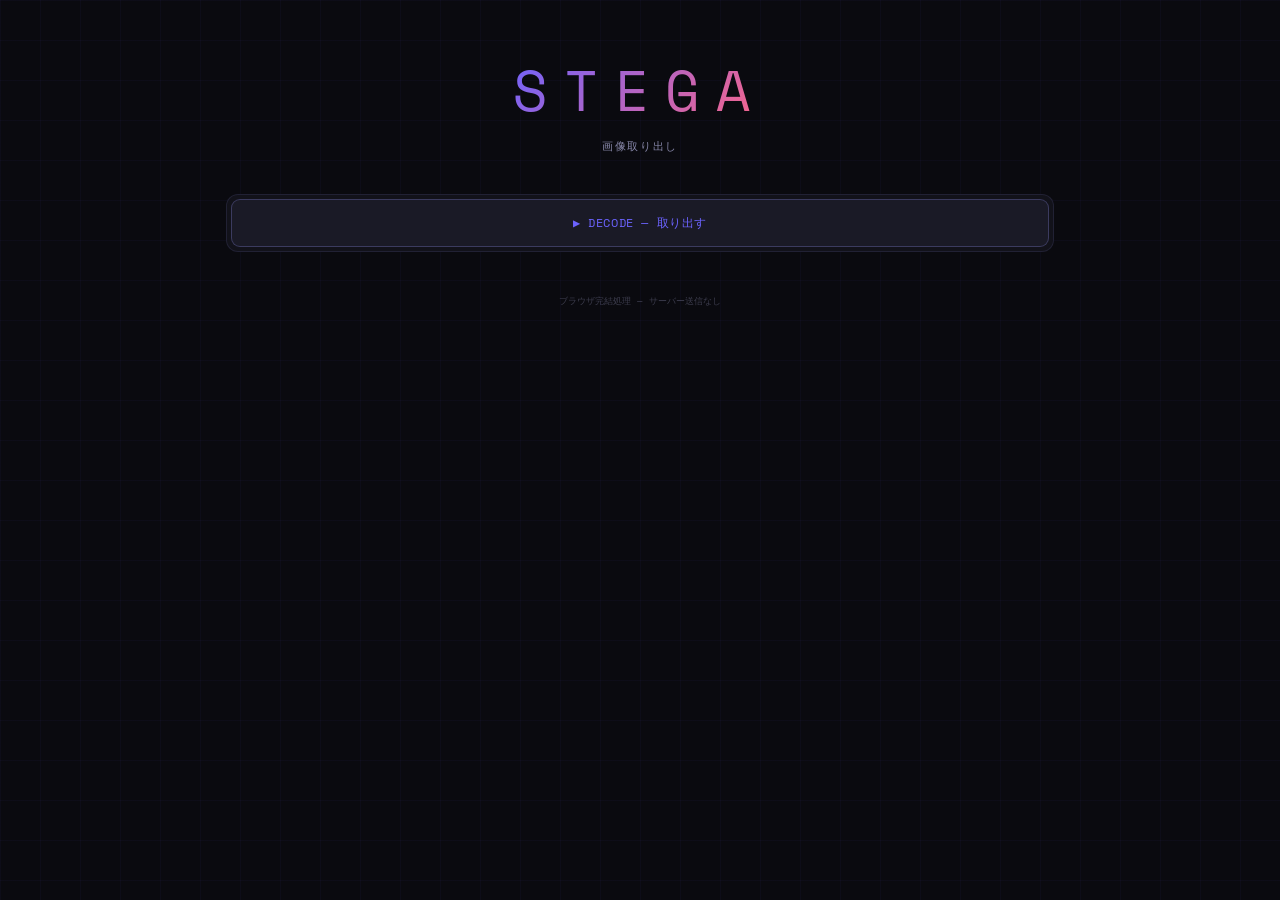
<file: decode_img_x4.html>
<!DOCTYPE html>
<html lang="ja">
<head>
<meta charset="UTF-8">
<meta name="viewport" content="width=device-width, initial-scale=1.0, maximum-scale=1.0, user-scalable=no">
<title>画像デコードツール</title>
<link rel="preconnect" href="https://fonts.googleapis.com">
<link href="https://fonts.googleapis.com/css2?family=Space+Mono:wght@400;700&family=Noto+Sans+JP:wght@300;400;500&display=swap" rel="stylesheet">
<style>
:root {
  --bg:#0a0a0f; --bg2:#12121a; --bg3:#1a1a26;
  --border:rgba(120,120,200,0.15); --border2:rgba(120,120,200,0.35);
  --accent:#6c63ff; --accent2:#ff6584; --accent3:#43e97b;
  --text:#e8e8f0; --text2:#8888aa;
  --mono:'Space Mono',monospace; --sans:'Noto Sans JP',sans-serif;
  --r:12px; --touch:48px;
}
*{box-sizing:border-box;margin:0;padding:0;-webkit-tap-highlight-color:transparent;}
html{-webkit-text-size-adjust:100%;}
body{background:var(--bg);color:var(--text);font-family:var(--sans);min-height:100vh;overflow-x:hidden;}
body::before{content:'';position:fixed;inset:0;background-image:linear-gradient(rgba(108,99,255,0.04) 1px,transparent 1px),linear-gradient(90deg,rgba(108,99,255,0.04) 1px,transparent 1px);background-size:40px 40px;pointer-events:none;z-index:0;}

.wrap{position:relative;z-index:1;max-width:860px;margin:0 auto;padding:1.5rem 1rem 6rem;}

header{text-align:center;margin-bottom:2.5rem;padding-top:1.5rem;}
.logo{font-family:var(--mono);font-size:clamp(2rem,7vw,3.5rem);letter-spacing:0.3em;background:linear-gradient(135deg,var(--accent),var(--accent2));-webkit-background-clip:text;-webkit-text-fill-color:transparent;display:inline-block;}
.tagline{font-family:var(--mono);font-size:clamp(0.55rem,2vw,0.7rem);color:var(--text2);letter-spacing:0.15em;margin-top:0.4rem;}

.tabs{display:flex;gap:2px;background:var(--bg2);border:1px solid var(--border);border-radius:var(--r);padding:4px;margin-bottom:1.5rem;}
.tab{flex:1;padding:0.85rem 0.5rem;font-family:var(--mono);font-size:clamp(0.65rem,2.5vw,0.75rem);letter-spacing:0.05em;color:var(--text2);cursor:pointer;border-radius:9px;border:none;background:none;transition:all 0.2s;min-height:var(--touch);}
.tab.active{background:var(--bg3);color:var(--accent);border:1px solid var(--border2);}
.tab:hover:not(.active){color:var(--text);background:rgba(255,255,255,0.03);}
.panel{display:none;}.panel.active{display:block;}

.section-label{font-family:var(--mono);font-size:0.62rem;letter-spacing:0.18em;color:var(--accent);text-transform:uppercase;margin-bottom:0.65rem;display:flex;align-items:center;gap:0.5rem;}
.section-label::after{content:'';flex:1;height:1px;background:linear-gradient(90deg,var(--border2),transparent);}

/* ── Big multi-drop zone ── */
.big-drop{
  border:2px dashed var(--border2);border-radius:14px;background:var(--bg2);
  min-height:clamp(140px,25vw,190px);
  display:flex;flex-direction:column;align-items:center;justify-content:center;
  cursor:pointer;transition:all 0.2s;position:relative;
  font-family:var(--mono);font-size:0.72rem;color:var(--text2);gap:0.6rem;
  text-align:center;padding:1.25rem;margin-bottom:1rem;
}
.big-drop:hover,.big-drop.dragover{border-color:var(--accent);background:rgba(108,99,255,0.07);color:var(--accent);}
.big-drop input[type=file]{position:absolute;inset:0;opacity:0;cursor:pointer;width:100%;height:100%;}
.big-drop .bd-icon{font-size:2rem;opacity:0.25;}
.big-drop .bd-hint{font-size:0.62rem;color:var(--text2);margin-top:0.25rem;}
.big-drop.has-files{border-style:solid;border-color:var(--accent3);}

/* ── 4-slot mini grid ── */
.slot-grid{display:grid;grid-template-columns:repeat(4,1fr);gap:8px;margin-bottom:1.25rem;}
@media(max-width:500px){.slot-grid{grid-template-columns:repeat(2,1fr);}}
.slot-card{background:var(--bg3);border:1px solid var(--border);border-radius:10px;overflow:hidden;position:relative;aspect-ratio:1;display:flex;flex-direction:column;align-items:center;justify-content:center;font-family:var(--mono);font-size:0.6rem;color:var(--text2);transition:all 0.2s;}
.slot-card.filled{border-color:var(--accent3);}
.slot-card canvas{position:absolute;inset:0;width:100%;height:100%;object-fit:cover;opacity:0.8;}
.slot-card .sn{font-size:1.4rem;font-weight:700;opacity:0.12;position:relative;z-index:1;}
.slot-card .sl{position:relative;z-index:1;background:rgba(10,10,15,0.72);padding:2px 6px;border-radius:4px;font-size:0.55rem;color:var(--accent3);margin-top:2px;}
.slot-card .sx{position:absolute;top:4px;right:4px;z-index:2;background:rgba(255,101,132,0.8);color:#fff;border:none;border-radius:50%;width:22px;height:22px;font-size:0.75rem;cursor:pointer;display:none;align-items:center;justify-content:center;line-height:1;}
.slot-card.filled .sx{display:flex;}

/* single drop */
.secret-drop{border:2px dashed var(--accent2);background:rgba(255,101,132,0.04);min-height:clamp(120px,20vw,160px);display:flex;flex-direction:column;align-items:center;justify-content:center;cursor:pointer;transition:all 0.2s;position:relative;font-family:var(--mono);font-size:0.72rem;color:var(--text2);gap:0.5rem;text-align:center;padding:1rem;margin-bottom:1.25rem;border-radius:14px;}
.secret-drop:hover,.secret-drop.dragover{border-color:var(--accent2);background:rgba(255,101,132,0.1);color:var(--accent2);}
.secret-drop.filled{border-style:solid;border-color:var(--accent3);}
.secret-drop input[type=file]{position:absolute;inset:0;opacity:0;cursor:pointer;width:100%;height:100%;}
.secret-drop canvas{position:absolute;inset:0;width:100%;height:100%;object-fit:cover;border-radius:12px;opacity:0.75;}
.secret-drop .ov{position:relative;z-index:1;background:rgba(10,10,15,0.75);padding:3px 10px;border-radius:5px;font-size:0.6rem;color:var(--accent3);}

/* stat */
.stat-row{display:flex;gap:8px;margin-bottom:1.25rem;flex-wrap:wrap;}
.stat{flex:1;min-width:90px;background:var(--bg2);border:1px solid var(--border);border-radius:8px;padding:0.65rem 0.85rem;}
.stat .sv{font-family:var(--mono);font-size:clamp(0.85rem,3vw,1rem);color:var(--accent);}
.stat .sk{font-family:var(--mono);font-size:0.55rem;color:var(--text2);margin-top:2px;}

/* progress */
.prog-wrap{background:var(--bg2);border:1px solid var(--border);border-radius:8px;padding:0.5rem 0.85rem;font-family:var(--mono);font-size:0.62rem;color:var(--text2);margin-bottom:0.85rem;}
.prog-track{height:3px;background:var(--bg3);border-radius:2px;margin-top:6px;}
.prog-fill{height:100%;border-radius:2px;background:linear-gradient(90deg,var(--accent),var(--accent3));width:0;transition:width 0.15s;}

/* buttons */
.btn{display:block;width:100%;padding:1rem 2rem;font-family:var(--mono);font-size:clamp(0.7rem,2.5vw,0.82rem);letter-spacing:0.12em;border-radius:10px;border:1px solid var(--border2);cursor:pointer;transition:all 0.2s;margin-bottom:0.85rem;min-height:var(--touch);}
.btn-primary{background:linear-gradient(135deg,var(--accent),rgba(108,99,255,0.6));color:#fff;border-color:var(--accent);}
.btn-primary:hover:not(:disabled){background:linear-gradient(135deg,#8880ff,var(--accent));}
.btn-secondary{background:rgba(67,233,123,0.07);color:var(--accent3);border-color:rgba(67,233,123,0.3);}
.btn-secondary:hover:not(:disabled){background:rgba(67,233,123,0.14);}
.btn-dl{background:rgba(108,99,255,0.08);color:var(--accent);border-color:var(--border2);}
.btn-dl:hover:not(:disabled){background:rgba(108,99,255,0.16);}
.btn:disabled{opacity:0.35;cursor:not-allowed;}
.btn-row{display:flex;gap:8px;margin-bottom:0.85rem;}
.btn-row .btn{margin-bottom:0;}

/* result grid */
.result-grid{display:grid;grid-template-columns:repeat(2,1fr);gap:10px;margin-bottom:1rem;}
@media(max-width:400px){.result-grid{grid-template-columns:1fr;}}
.result-card{background:var(--bg2);border:1px solid var(--border);border-radius:10px;overflow:hidden;}
.result-card canvas{width:100%;display:block;max-height:180px;object-fit:cover;}
.result-card .cf{padding:0.5rem 0.7rem;font-family:var(--mono);font-size:0.58rem;color:var(--text2);display:flex;justify-content:space-between;align-items:center;gap:6px;}
.result-card a{color:var(--accent);text-decoration:none;border:1px solid var(--border2);padding:4px 10px;border-radius:5px;font-size:0.58rem;white-space:nowrap;min-height:32px;display:flex;align-items:center;}
.result-card a:hover{background:rgba(108,99,255,0.12);}

/* reveal */
.reveal-wrap{background:var(--bg2);border:1px solid var(--border);border-radius:10px;overflow:hidden;margin-bottom:1.25rem;display:none;}
.reveal-wrap canvas{width:100%;display:block;}
.reveal-wrap .rf{padding:0.7rem 1rem;font-family:var(--mono);font-size:0.62rem;color:var(--text2);display:flex;justify-content:space-between;align-items:center;gap:8px;flex-wrap:wrap;}
.reveal-wrap a{color:var(--accent3);text-decoration:none;border:1px solid rgba(67,233,123,0.3);padding:6px 14px;border-radius:6px;font-size:0.62rem;min-height:36px;display:flex;align-items:center;}

/* log */
.log{background:var(--bg2);border:1px solid var(--border);border-radius:8px;padding:0.7rem 0.9rem;font-family:var(--mono);font-size:0.6rem;color:var(--text2);line-height:1.9;max-height:110px;overflow-y:auto;margin-bottom:0.85rem;}
.log .ok{color:var(--accent3);} .log .err{color:var(--accent2);} .log .info{color:var(--accent);}

footer-note{display:block;text-align:center;font-family:var(--mono);font-size:0.55rem;color:var(--text2);margin-top:2.5rem;opacity:0.4;line-height:2;}
</style>
</head>
<body>
<div class="wrap">
<header>
  <div class="logo">STEGA</div>
  <div class="tagline">画像取り出し</div>
</header>

<div class="tabs">
  <button class="tab active" onclick="switchTab('decode')">▶ DECODE — 取り出す</button>
</div>



<!-- ═══ DECODE ═══ -->
<div id="panel-decode" class="panel">
  <div class="section-label">カバー画像 × 4枚をドロップ</div>

  <div class="big-drop" id="dec-bigdrop"
    ondragover="dov(event,'dec-bigdrop')" ondragleave="dol('dec-bigdrop')"
    ondrop="multiDrop(event,'dec')">
    <input type="file" accept="image/*" multiple onchange="multiFile(event,'dec')">
    <div class="bd-icon">⊟</div>
    <span>4枚まとめてドロップ or タップして選択</span>
    <div class="bd-hint">順序はメタデータで自動判別</div>
  </div>

  <div class="slot-grid" id="dec-slots">
    <div class="slot-card" id="dc-0"><div class="sn">1</div><span style="font-size:0.58rem;position:relative;z-index:1;">カバー1</span><button class="sx" onclick="clearSlot('dec',0)" title="削除">✕</button></div>
    <div class="slot-card" id="dc-1"><div class="sn">2</div><span style="font-size:0.58rem;position:relative;z-index:1;">カバー2</span><button class="sx" onclick="clearSlot('dec',1)" title="削除">✕</button></div>
    <div class="slot-card" id="dc-2"><div class="sn">3</div><span style="font-size:0.58rem;position:relative;z-index:1;">カバー3</span><button class="sx" onclick="clearSlot('dec',2)" title="削除">✕</button></div>
    <div class="slot-card" id="dc-3"><div class="sn">4</div><span style="font-size:0.58rem;position:relative;z-index:1;">カバー4</span><button class="sx" onclick="clearSlot('dec',3)" title="削除">✕</button></div>
  </div>

  <div class="prog-wrap" id="dec-prog" style="display:none">
    <span id="dec-lbl">解析中...</span>
    <div class="prog-track"><div class="prog-fill" id="dec-bar"></div></div>
  </div>
  <div class="log" id="dec-log" style="display:none"></div>

  <button class="btn btn-secondary" id="dec-btn" onclick="runDecode()" disabled>画像を取り出す</button>

  <div class="reveal-wrap" id="reveal-wrap">
    <canvas id="reveal-canvas"></canvas>
    <div class="rf">
      <span id="reveal-info">—</span>
      <a id="reveal-dl" href="#" download="secret_revealed.png">PNG保存</a>
    </div>
  </div>
</div>

<footer-note>
  ブラウザ完結処理 — サーバー送信なし
</footer-note>
</div>

<script>
// ── State ──
const coverImgs = [null,null,null,null];
const decImgs   = [null,null,null,null];
let secretImg   = null;
const resultURLs = [null,null,null,null]; // for ZIP download
const MAGIC = 0x53544547;
const BITS_PER_CH = 4;

// ── Tab ──
function switchTab(t){
  document.querySelectorAll('.tab').forEach((b,i)=>b.classList.toggle('active',['encode','decode'][i]===t));
  document.querySelectorAll('.panel').forEach(p=>p.classList.remove('active'));
  document.getElementById('panel-'+t).classList.add('active');
}

// ── Drag helpers ──
function dov(e,id){e.preventDefault();document.getElementById(id).classList.add('dragover');}
function dol(id){document.getElementById(id).classList.remove('dragover');}

// ── Multi drop (cover or dec) ──
function multiDrop(e, type){
  e.preventDefault();
  const id = type==='cover'?'enc-bigdrop':'dec-bigdrop';
  dol(id);
  loadMultipleFiles([...e.dataTransfer.files], type);
}
function multiFile(e, type){
  loadMultipleFiles([...e.target.files], type);
  e.target.value=''; // reset so same files can be re-selected
}
function loadMultipleFiles(files, type){
  const imgs = type==='cover'?coverImgs:decImgs;
  const prefix = type==='cover'?'ec':'dc';
  const imgFiles = files.filter(f=>f.type.startsWith('image/')).slice(0,4);
  // Fill empty slots first, then overwrite from slot 0
  let targets = [];
  for(let i=0;i<4;i++) if(imgs[i]===null) targets.push(i);
  if(targets.length < imgFiles.length){
    // not enough empty slots — fill all 4 from beginning
    targets = [0,1,2,3].slice(0,imgFiles.length);
  }
  imgFiles.forEach((f,fi)=>{
    if(fi < targets.length) loadOneFile(f, type, targets[fi]);
  });
  // mark big drop zone
  const bd = document.getElementById(type==='cover'?'enc-bigdrop':'dec-bigdrop');
  bd.classList.add('has-files');
}

// Single secret drop
function singleDrop(e, type){
  e.preventDefault(); dol('secret-drop');
  const f = e.dataTransfer.files[0];
  if(f && f.type.startsWith('image/')) loadOneFile(f, 'secret', 0);
}
function singleFile(e, type){
  const f = e.target.files[0];
  if(f) loadOneFile(f, 'secret', 0);
  e.target.value='';
}

function loadOneFile(file, type, idx){
  const url = URL.createObjectURL(file);
  const img = new Image();
  img.onload = ()=>{
    img._file = file;
    if(type==='cover'){
      coverImgs[idx]=img;
      renderSlotThumb('ec-'+idx, img, file);
      checkEncodeReady();
    } else if(type==='dec'){
      decImgs[idx]=img;
      renderSlotThumb('dc-'+idx, img, file);
      checkDecodeReady();
    } else {
      secretImg=img;
      renderSecretThumb(img, file);
      checkEncodeReady();
    }
    URL.revokeObjectURL(url);
  };
  img.src=url;
}

function renderSlotThumb(id, img, file){
  const card = document.getElementById(id);
  card.classList.add('filled');
  let cv = card.querySelector('canvas');
  if(!cv){cv=document.createElement('canvas');card.prepend(cv);}
  const W=card.offsetWidth||100, H=card.offsetHeight||100;
  cv.width=W; cv.height=H;
  const ctx=cv.getContext('2d');
  const sc=Math.min(W/img.width,H/img.height);
  ctx.clearRect(0,0,W,H);
  ctx.drawImage(img,(W-img.width*sc)/2,(H-img.height*sc)/2,img.width*sc,img.height*sc);
  let lb = card.querySelector('.sl');
  if(!lb){lb=document.createElement('div');lb.className='sl';card.appendChild(lb);}
  lb.textContent=`${img.width}×${img.height}`;
}
function renderSecretThumb(img, file){
  const drop = document.getElementById('secret-drop');
  drop.classList.add('filled');
  let cv = drop.querySelector('canvas');
  if(!cv){cv=document.createElement('canvas');drop.prepend(cv);}
  cv.width=drop.offsetWidth||200; cv.height=drop.offsetHeight||140;
  const ctx=cv.getContext('2d');
  const W=cv.width,H=cv.height;
  const sc=Math.min(W/img.width,H/img.height);
  ctx.clearRect(0,0,W,H);
  ctx.drawImage(img,(W-img.width*sc)/2,(H-img.height*sc)/2,img.width*sc,img.height*sc);
  let ov=drop.querySelector('.ov');
  if(!ov){ov=document.createElement('div');ov.className='ov';drop.appendChild(ov);}
  ov.textContent=`${img.width}×${img.height} | ${fmtBytes(file.size)}`;
  // hide placeholder text
  drop.querySelectorAll('span,div:not(.ov):not(.sx)').forEach(el=>{if(!el.classList.contains('ov'))el.style.display='none';});
}

function clearSlot(type, idx){
  if(type==='cover'){
    coverImgs[idx]=null;
    resetSlotCard('ec-'+idx, idx+1, `カバー${idx+1}`);
    checkEncodeReady();
  } else {
    decImgs[idx]=null;
    resetSlotCard('dc-'+idx, idx+1, `カバー${idx+1}`);
    checkDecodeReady();
  }
}
function resetSlotCard(id, num, label){
  const card=document.getElementById(id);
  card.classList.remove('filled');
  card.innerHTML=`<div class="sn">${num}</div><span style="font-size:0.58rem;position:relative;z-index:1;">${label}</span><button class="sx" onclick="clearSlot('${id.startsWith('ec')?'cover':'dec'}',${num-1})" title="削除">✕</button>`;
}

function checkEncodeReady(){
  const ok = coverImgs.every(x=>x) && secretImg;
  document.getElementById('enc-btn').disabled = !ok;
  if(ok) updateStats();
}
function checkDecodeReady(){
  document.getElementById('dec-btn').disabled = !decImgs.every(x=>x);
}

function updateStats(){
  const cap = coverImgs.reduce((s,img)=>s+(img?img.width*img.height*3*4/8:0),0);
  document.getElementById('s-cap').textContent=fmtBytes(cap);
  document.getElementById('s-sec').textContent=secretImg?fmtBytes(secretImg._file.size):'—';
  const ok = secretImg && secretImg._file.size <= cap-64;
  document.getElementById('s-ok').textContent=ok?'✓ OK':'✗ 容量超過';
  document.getElementById('s-ok').style.color=ok?'var(--accent3)':'var(--accent2)';
  document.getElementById('enc-stats').style.display='flex';
}
function fmtBytes(b){return b>1048576?`${(b/1048576).toFixed(1)}MB`:`${(b/1024).toFixed(0)}KB`;}

// ── ENCODE ──
async function runEncode(){
  const btn=document.getElementById('enc-btn'); btn.disabled=true;
  const pg=document.getElementById('enc-prog'); pg.style.display='block';
  const bar=document.getElementById('enc-bar'), lbl=document.getElementById('enc-lbl');
  setBar(bar,5,lbl,'秘密画像をPNGエンコード中...');

  const secBytes = await imgToPngBytes(secretImg);
  const cap = coverImgs.reduce((s,img)=>s+img.width*img.height*3*4/8,0);
  if(secBytes.length+64 > cap){
    alert(`容量不足: ${fmtBytes(secBytes.length)} > 空き ${fmtBytes(cap)}`);
    pg.style.display='none'; btn.disabled=false; return;
  }

  const header = new Uint8Array(64);
  new DataView(header.buffer).setUint32(0,MAGIC,false);
  new DataView(header.buffer).setUint32(4,secBytes.length,false);
  const payload = new Uint8Array(64+secBytes.length);
  payload.set(header,0); payload.set(secBytes,64);

  const sessionId = crypto.getRandomValues(new Uint8Array(4));
  const bytesPerCover = Math.ceil(payload.length/4);
  const results=[];

  for(let i=0;i<4;i++){
    setBar(bar,10+i*18,lbl,`カバー${i+1}/4 埋め込み中...`);
    const start=i*bytesPerCover, end=Math.min(start+bytesPerCover,payload.length);
    const chunk=payload.slice(start,end);
    const imgData=imgToData(coverImgs[i]);
    embedChunk(imgData,chunk,sessionId,i,4);
    results.push({imgData,w:coverImgs[i].width,h:coverImgs[i].height});
    await sleep(10);
  }

  setBar(bar,85,lbl,'出力PNG生成中...');
  const resGrid=document.getElementById('result-grid'); resGrid.innerHTML='';
  for(let i=0;i<4;i++) resultURLs[i]=null;

  for(let i=0;i<4;i++){
    const {imgData,w,h}=results[i];
    const url=await idataToPngUrl(imgData,w,h);
    resultURLs[i]=url;
    const card=document.createElement('div'); card.className='result-card';
    const cv=document.createElement('canvas'); cv.width=w; cv.height=h;
    cv.getContext('2d').putImageData(imgData,0,0);
    const footer=document.createElement('div'); footer.className='cf';
    const sp=document.createElement('span'); sp.textContent=`COVER ${i+1}`;
    const a=document.createElement('a'); a.textContent='PNG保存';
    a.href=url; a.download=`stega_cover_${i+1}.png`;
    footer.appendChild(sp); footer.appendChild(a);
    card.appendChild(cv); card.appendChild(footer);
    resGrid.appendChild(card);
    setBar(bar,85+(i+1)*3,lbl,`出力 ${i+1}/4 完了`);
    await sleep(10);
  }
  document.getElementById('result-section').style.display='block';
  setBar(bar,100,lbl,'✓ 完了！');
  setTimeout(()=>{pg.style.display='none'; btn.disabled=false;},1400);
}

// ── ZIP Download ──
async function downloadAll(){
  const btn=document.getElementById('dl-all-btn');
  btn.disabled=true; btn.textContent='ZIP作成中...';
  try{
    const files=[];
    for(let i=0;i<4;i++){
      if(!resultURLs[i]) continue;
      const resp=await fetch(resultURLs[i]);
      const buf=await resp.arrayBuffer();
      files.push({name:`stega_cover_${i+1}.png`, data:new Uint8Array(buf)});
    }
    const zip=buildZip(files);
    const blob=new Blob([zip],{type:'application/zip'});
    const a=document.createElement('a');
    a.href=URL.createObjectURL(blob);
    a.download='stega_covers.zip'; a.click();
  }catch(e){alert('ZIP生成エラー: '+e);}
  btn.disabled=false; btn.textContent='⬇ 4枚まとめてダウンロード（ZIP）';
}

// ── Pure-JS minimal ZIP builder ──
function buildZip(files){
  const enc=s=>new TextEncoder().encode(s);
  const u32le=(n)=>{const b=new Uint8Array(4);new DataView(b.buffer).setUint32(0,n,true);return b;}
  const u16le=(n)=>{const b=new Uint8Array(2);new DataView(b.buffer).setUint16(0,n,true);return b;}
  const concat=(...arrs)=>{const t=arrs.reduce((s,a)=>s+a.length,0),r=new Uint8Array(t);let o=0;arrs.forEach(a=>{r.set(a,o);o+=a.length;});return r;}
  // CRC32
  const crcTable=(()=>{const t=new Uint32Array(256);for(let i=0;i<256;i++){let c=i;for(let j=0;j<8;j++)c=c&1?(0xEDB88320^(c>>>1)):(c>>>1);t[i]=c;}return t;})();
  const crc32=(buf)=>{let c=0xFFFFFFFF;for(let i=0;i<buf.length;i++)c=crcTable[(c^buf[i])&0xFF]^(c>>>8);return(c^0xFFFFFFFF)>>>0;};

  const now=new Date();
  const dosDate=(now.getFullYear()-1980)<<9|((now.getMonth()+1)<<5)|now.getDate();
  const dosTime=(now.getHours()<<11)|(now.getMinutes()<<5)|(now.getSeconds()>>1);

  const localHeaders=[];
  const centralHeaders=[];
  let offset=0;

  for(const f of files){
    const nameBytes=enc(f.name);
    const crc=crc32(f.data);
    const local=concat(
      new Uint8Array([0x50,0x4B,0x03,0x04]),// sig
      u16le(20),u16le(0),u16le(0),           // version, flags, method(stored)
      u16le(dosTime),u16le(dosDate),
      u32le(crc),u32le(f.data.length),u32le(f.data.length),
      u16le(nameBytes.length),u16le(0),       // name len, extra len
      nameBytes, f.data
    );
    const central=concat(
      new Uint8Array([0x50,0x4B,0x01,0x02]),
      u16le(20),u16le(20),u16le(0),u16le(0),
      u16le(dosTime),u16le(dosDate),
      u32le(crc),u32le(f.data.length),u32le(f.data.length),
      u16le(nameBytes.length),u16le(0),u16le(0),u16le(0),u16le(0),
      u32le(0),u32le(offset),
      nameBytes
    );
    localHeaders.push(local);
    centralHeaders.push(central);
    offset+=local.length;
  }

  const centralDir=concat(...centralHeaders);
  const eocd=concat(
    new Uint8Array([0x50,0x4B,0x05,0x06]),
    u16le(0),u16le(0),
    u16le(files.length),u16le(files.length),
    u32le(centralDir.length),u32le(offset),
    u16le(0)
  );
  return concat(...localHeaders, centralDir, eocd);
}

// ── DECODE ──
async function runDecode(){
  const btn=document.getElementById('dec-btn'); btn.disabled=true;
  const pg=document.getElementById('dec-prog'); pg.style.display='block';
  const bar=document.getElementById('dec-bar'), lbl=document.getElementById('dec-lbl');
  const log=document.getElementById('dec-log'); log.style.display='block'; log.innerHTML='';
  const addLog=(m,c='')=>{ log.innerHTML+=`<div class="${c}">${m}</div>`; log.scrollTop=9999; };

  addLog('[INFO] カバー画像を解析中...','info');
  const slots=[];
  for(let i=0;i<4;i++){
    setBar(bar,(i+1)*13,lbl,`画像${i+1}解析中...`);
    const imgData=imgToData(decImgs[i]);
    const info=readMeta(imgData);
    addLog(`画像${i+1}: ID=${bufToHex(info.sessionId)} slot=${info.slotIdx}/${info.totalSlots} ${fmtBytes(info.chunkLen)}`,'info');
    slots.push({idx:info.slotIdx,chunkLen:info.chunkLen,imgData,sessionId:info.sessionId});
    await sleep(10);
  }

  const sid=slots[0].sessionId;
  for(let i=1;i<4;i++){
    if(!arrEq(sid,slots[i].sessionId)){
      addLog(`✗ セッションID不一致 (画像${i+1}) — 別セットが混在`,'err');
      btn.disabled=false; pg.style.display='none'; return;
    }
  }
  addLog('✓ セッションID一致','ok');
  slots.sort((a,b)=>a.idx-b.idx);
  setBar(bar,60,lbl,'データ抽出中...');

  const chunks=[];
  for(const sl of slots){
    chunks.push(extractChunk(sl.imgData,sl.chunkLen));
    addLog(`スロット${sl.idx+1}: ${fmtBytes(sl.chunkLen)} 抽出`,'ok');
    await sleep(10);
  }
  setBar(bar,80,lbl,'結合・検証中...');

  const total=chunks.reduce((s,c)=>s+c.length,0);
  const combined=new Uint8Array(total);
  let off=0; for(const c of chunks){combined.set(c,off);off+=c.length;}

  const hv=new DataView(combined.buffer);
  if(hv.getUint32(0,false)!==MAGIC){
    addLog(`✗ マジック不一致 — このSTEGAで作成した画像ではない可能性`,'err');
    btn.disabled=false; pg.style.display='none'; return;
  }
  const secLen=hv.getUint32(4,false);
  addLog(`✓ ヘッダー確認: ${fmtBytes(secLen)}`,'ok');
  setBar(bar,90,lbl,'画像復元中...');

  try{
    const blob=new Blob([combined.slice(64,64+secLen)],{type:'image/png'});
    const url=URL.createObjectURL(blob);
    const img=new Image();
    img.onload=()=>{
      const rw=document.getElementById('reveal-wrap'); rw.style.display='block';
      const rc=document.getElementById('reveal-canvas');
      rc.width=img.width; rc.height=img.height;
      rc.getContext('2d').drawImage(img,0,0);
      document.getElementById('reveal-info').textContent=`${img.width}×${img.height} | ${fmtBytes(secLen)}`;
      document.getElementById('reveal-dl').href=url;
      setBar(bar,100,lbl,'✓ 画像を取り出しました！');
      addLog('🎉 復元完了！','ok');
      setTimeout(()=>{pg.style.display='none'; btn.disabled=false;},1400);
    };
    img.onerror=()=>{addLog('✗ PNG復元失敗','err'); btn.disabled=false; pg.style.display='none';};
    img.src=url;
  }catch(e){addLog('✗ エラー: '+e,'err'); btn.disabled=false; pg.style.display='none';}
}

// ── Core steg ──
function imgToData(img){
  const c=document.createElement('canvas'); c.width=img.width; c.height=img.height;
  c.getContext('2d').drawImage(img,0,0);
  return c.getContext('2d').getImageData(0,0,c.width,c.height);
}
function embedChunk(imgData,chunk,sessionId,slotIdx,totalSlots){
  const d=imgData.data, px=imgData.width*imgData.height;
  const meta=new Uint8Array(10);
  meta.set(sessionId,0); meta[4]=slotIdx; meta[5]=totalSlots;
  new DataView(meta.buffer).setUint32(6,chunk.length,false);
  for(let p=0;p<Math.min(px,256);p++){
    const mb=meta[p%meta.length];
    d[p*4+3]=(d[p*4+3]&0xF0)|(mb&0x0F);
    if(p+256<px) d[(p+256)*4+3]=(d[(p+256)*4+3]&0xF0)|((mb>>4)&0x0F);
  }
  const startPx=512; let bitPos=0; const totalBits=chunk.length*8;
  for(let p=startPx;p<px&&bitPos<totalBits;p++){
    for(let ch=0;ch<3&&bitPos<totalBits;ch++){
      let nibble=0;
      for(let b=0;b<BITS_PER_CH;b++){
        const bi=Math.floor(bitPos/8), bit=7-(bitPos%8);
        if(bi<chunk.length) nibble|=(((chunk[bi]>>bit)&1)<<(BITS_PER_CH-1-b));
        bitPos++;
      }
      d[p*4+ch]=(d[p*4+ch]&0xF0)|nibble;
    }
  }
}
function readMeta(imgData){
  const d=imgData.data, px=imgData.width*imgData.height;
  const raw=new Uint8Array(10);
  for(let p=0;p<Math.min(px,256);p++){
    const lo=d[p*4+3]&0x0F;
    const hi=p+256<px?(d[(p+256)*4+3]&0x0F)<<4:0;
    if(p<10) raw[p]=hi|lo;
  }
  const mv=new DataView(raw.buffer);
  return{sessionId:raw.slice(0,4),slotIdx:raw[4],totalSlots:raw[5],chunkLen:mv.getUint32(6,false)};
}
function extractChunk(imgData,chunkLen){
  const d=imgData.data, px=imgData.width*imgData.height;
  const chunk=new Uint8Array(chunkLen);
  let bitPos=0; const totalBits=chunkLen*8;
  for(let p=512;p<px&&bitPos<totalBits;p++){
    for(let ch=0;ch<3&&bitPos<totalBits;ch++){
      const nibble=d[p*4+ch]&0x0F;
      for(let b=0;b<BITS_PER_CH;b++){
        const bi=Math.floor(bitPos/8),bit=7-(bitPos%8);
        if(bi<chunkLen) chunk[bi]|=(((nibble>>(BITS_PER_CH-1-b))&1)<<bit);
        bitPos++;
      }
    }
  }
  return chunk;
}

// ── Utils ──
function sleep(ms){return new Promise(r=>setTimeout(r,ms));}
function bufToHex(buf){return Array.from(buf).map(b=>b.toString(16).padStart(2,'0')).join('');}
function arrEq(a,b){return a.length===b.length&&a.every((v,i)=>v===b[i]);}
function setBar(bar,pct,lbl,msg){bar.style.width=pct+'%'; if(lbl&&msg)lbl.textContent=msg;}
async function imgToPngBytes(img){
  const c=document.createElement('canvas'); c.width=img.width; c.height=img.height;
  c.getContext('2d').drawImage(img,0,0);
  const blob=await new Promise(r=>c.toBlob(r,'image/png'));
  return new Uint8Array(await blob.arrayBuffer());
}
async function idataToPngUrl(imgData,w,h){
  const c=document.createElement('canvas'); c.width=w; c.height=h;
  c.getContext('2d').putImageData(imgData,0,0);
  const blob=await new Promise(r=>c.toBlob(r,'image/png'));
  return URL.createObjectURL(blob);
}
</script>
</body>
</html>
</file>
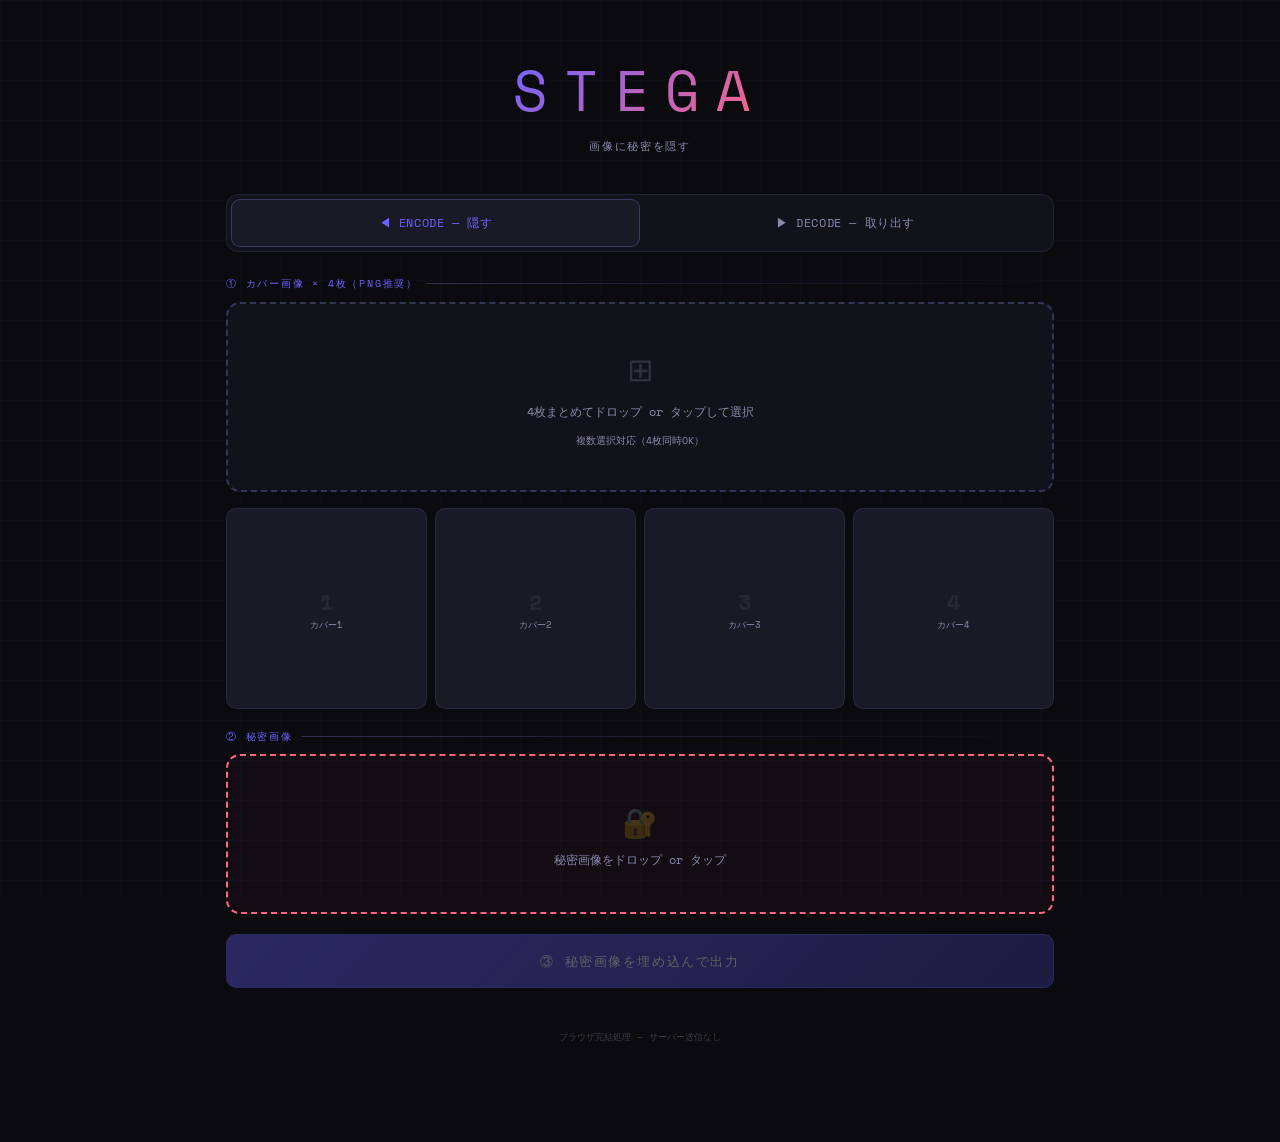
<file: enc_decode_img_x4.html>
<!DOCTYPE html>
<html lang="ja">
<head>
<meta charset="UTF-8">
<meta name="viewport" content="width=device-width, initial-scale=1.0, maximum-scale=1.0, user-scalable=no">
<title>STEGA — 画像埋め込みツール</title>
<link rel="preconnect" href="https://fonts.googleapis.com">
<link href="https://fonts.googleapis.com/css2?family=Space+Mono:wght@400;700&family=Noto+Sans+JP:wght@300;400;500&display=swap" rel="stylesheet">
<style>
:root {
  --bg:#0a0a0f; --bg2:#12121a; --bg3:#1a1a26;
  --border:rgba(120,120,200,0.15); --border2:rgba(120,120,200,0.35);
  --accent:#6c63ff; --accent2:#ff6584; --accent3:#43e97b;
  --text:#e8e8f0; --text2:#8888aa;
  --mono:'Space Mono',monospace; --sans:'Noto Sans JP',sans-serif;
  --r:12px; --touch:48px;
}
*{box-sizing:border-box;margin:0;padding:0;-webkit-tap-highlight-color:transparent;}
html{-webkit-text-size-adjust:100%;}
body{background:var(--bg);color:var(--text);font-family:var(--sans);min-height:100vh;overflow-x:hidden;}
body::before{content:'';position:fixed;inset:0;background-image:linear-gradient(rgba(108,99,255,0.04) 1px,transparent 1px),linear-gradient(90deg,rgba(108,99,255,0.04) 1px,transparent 1px);background-size:40px 40px;pointer-events:none;z-index:0;}

.wrap{position:relative;z-index:1;max-width:860px;margin:0 auto;padding:1.5rem 1rem 6rem;}

header{text-align:center;margin-bottom:2.5rem;padding-top:1.5rem;}
.logo{font-family:var(--mono);font-size:clamp(2rem,7vw,3.5rem);letter-spacing:0.3em;background:linear-gradient(135deg,var(--accent),var(--accent2));-webkit-background-clip:text;-webkit-text-fill-color:transparent;display:inline-block;}
.tagline{font-family:var(--mono);font-size:clamp(0.55rem,2vw,0.7rem);color:var(--text2);letter-spacing:0.15em;margin-top:0.4rem;}

.tabs{display:flex;gap:2px;background:var(--bg2);border:1px solid var(--border);border-radius:var(--r);padding:4px;margin-bottom:1.5rem;}
.tab{flex:1;padding:0.85rem 0.5rem;font-family:var(--mono);font-size:clamp(0.65rem,2.5vw,0.75rem);letter-spacing:0.05em;color:var(--text2);cursor:pointer;border-radius:9px;border:none;background:none;transition:all 0.2s;min-height:var(--touch);}
.tab.active{background:var(--bg3);color:var(--accent);border:1px solid var(--border2);}
.tab:hover:not(.active){color:var(--text);background:rgba(255,255,255,0.03);}
.panel{display:none;}.panel.active{display:block;}

.section-label{font-family:var(--mono);font-size:0.62rem;letter-spacing:0.18em;color:var(--accent);text-transform:uppercase;margin-bottom:0.65rem;display:flex;align-items:center;gap:0.5rem;}
.section-label::after{content:'';flex:1;height:1px;background:linear-gradient(90deg,var(--border2),transparent);}

/* ── Big multi-drop zone ── */
.big-drop{
  border:2px dashed var(--border2);border-radius:14px;background:var(--bg2);
  min-height:clamp(140px,25vw,190px);
  display:flex;flex-direction:column;align-items:center;justify-content:center;
  cursor:pointer;transition:all 0.2s;position:relative;
  font-family:var(--mono);font-size:0.72rem;color:var(--text2);gap:0.6rem;
  text-align:center;padding:1.25rem;margin-bottom:1rem;
}
.big-drop:hover,.big-drop.dragover{border-color:var(--accent);background:rgba(108,99,255,0.07);color:var(--accent);}
.big-drop input[type=file]{position:absolute;inset:0;opacity:0;cursor:pointer;width:100%;height:100%;}
.big-drop .bd-icon{font-size:2rem;opacity:0.25;}
.big-drop .bd-hint{font-size:0.62rem;color:var(--text2);margin-top:0.25rem;}
.big-drop.has-files{border-style:solid;border-color:var(--accent3);}

/* ── 4-slot mini grid ── */
.slot-grid{display:grid;grid-template-columns:repeat(4,1fr);gap:8px;margin-bottom:1.25rem;}
@media(max-width:500px){.slot-grid{grid-template-columns:repeat(2,1fr);}}
.slot-card{background:var(--bg3);border:1px solid var(--border);border-radius:10px;overflow:hidden;position:relative;aspect-ratio:1;display:flex;flex-direction:column;align-items:center;justify-content:center;font-family:var(--mono);font-size:0.6rem;color:var(--text2);transition:all 0.2s;}
.slot-card.filled{border-color:var(--accent3);}
.slot-card canvas{position:absolute;inset:0;width:100%;height:100%;object-fit:cover;opacity:0.8;}
.slot-card .sn{font-size:1.4rem;font-weight:700;opacity:0.12;position:relative;z-index:1;}
.slot-card .sl{position:relative;z-index:1;background:rgba(10,10,15,0.72);padding:2px 6px;border-radius:4px;font-size:0.55rem;color:var(--accent3);margin-top:2px;}
.slot-card .sx{position:absolute;top:4px;right:4px;z-index:2;background:rgba(255,101,132,0.8);color:#fff;border:none;border-radius:50%;width:22px;height:22px;font-size:0.75rem;cursor:pointer;display:none;align-items:center;justify-content:center;line-height:1;}
.slot-card.filled .sx{display:flex;}

/* single drop */
.secret-drop{border:2px dashed var(--accent2);background:rgba(255,101,132,0.04);min-height:clamp(120px,20vw,160px);display:flex;flex-direction:column;align-items:center;justify-content:center;cursor:pointer;transition:all 0.2s;position:relative;font-family:var(--mono);font-size:0.72rem;color:var(--text2);gap:0.5rem;text-align:center;padding:1rem;margin-bottom:1.25rem;border-radius:14px;}
.secret-drop:hover,.secret-drop.dragover{border-color:var(--accent2);background:rgba(255,101,132,0.1);color:var(--accent2);}
.secret-drop.filled{border-style:solid;border-color:var(--accent3);}
.secret-drop input[type=file]{position:absolute;inset:0;opacity:0;cursor:pointer;width:100%;height:100%;}
.secret-drop canvas{position:absolute;inset:0;width:100%;height:100%;object-fit:cover;border-radius:12px;opacity:0.75;}
.secret-drop .ov{position:relative;z-index:1;background:rgba(10,10,15,0.75);padding:3px 10px;border-radius:5px;font-size:0.6rem;color:var(--accent3);}

/* stat */
.stat-row{display:flex;gap:8px;margin-bottom:1.25rem;flex-wrap:wrap;}
.stat{flex:1;min-width:90px;background:var(--bg2);border:1px solid var(--border);border-radius:8px;padding:0.65rem 0.85rem;}
.stat .sv{font-family:var(--mono);font-size:clamp(0.85rem,3vw,1rem);color:var(--accent);}
.stat .sk{font-family:var(--mono);font-size:0.55rem;color:var(--text2);margin-top:2px;}

/* progress */
.prog-wrap{background:var(--bg2);border:1px solid var(--border);border-radius:8px;padding:0.5rem 0.85rem;font-family:var(--mono);font-size:0.62rem;color:var(--text2);margin-bottom:0.85rem;}
.prog-track{height:3px;background:var(--bg3);border-radius:2px;margin-top:6px;}
.prog-fill{height:100%;border-radius:2px;background:linear-gradient(90deg,var(--accent),var(--accent3));width:0;transition:width 0.15s;}

/* buttons */
.btn{display:block;width:100%;padding:1rem 2rem;font-family:var(--mono);font-size:clamp(0.7rem,2.5vw,0.82rem);letter-spacing:0.12em;border-radius:10px;border:1px solid var(--border2);cursor:pointer;transition:all 0.2s;margin-bottom:0.85rem;min-height:var(--touch);}
.btn-primary{background:linear-gradient(135deg,var(--accent),rgba(108,99,255,0.6));color:#fff;border-color:var(--accent);}
.btn-primary:hover:not(:disabled){background:linear-gradient(135deg,#8880ff,var(--accent));}
.btn-secondary{background:rgba(67,233,123,0.07);color:var(--accent3);border-color:rgba(67,233,123,0.3);}
.btn-secondary:hover:not(:disabled){background:rgba(67,233,123,0.14);}
.btn-dl{background:rgba(108,99,255,0.08);color:var(--accent);border-color:var(--border2);}
.btn-dl:hover:not(:disabled){background:rgba(108,99,255,0.16);}
.btn:disabled{opacity:0.35;cursor:not-allowed;}
.btn-row{display:flex;gap:8px;margin-bottom:0.85rem;}
.btn-row .btn{margin-bottom:0;}

/* result grid */
.result-grid{display:grid;grid-template-columns:repeat(2,1fr);gap:10px;margin-bottom:1rem;}
@media(max-width:400px){.result-grid{grid-template-columns:1fr;}}
.result-card{background:var(--bg2);border:1px solid var(--border);border-radius:10px;overflow:hidden;}
.result-card canvas{width:100%;display:block;max-height:180px;object-fit:cover;}
.result-card .cf{padding:0.5rem 0.7rem;font-family:var(--mono);font-size:0.58rem;color:var(--text2);display:flex;justify-content:space-between;align-items:center;gap:6px;}
.result-card a{color:var(--accent);text-decoration:none;border:1px solid var(--border2);padding:4px 10px;border-radius:5px;font-size:0.58rem;white-space:nowrap;min-height:32px;display:flex;align-items:center;}
.result-card a:hover{background:rgba(108,99,255,0.12);}

/* reveal */
.reveal-wrap{background:var(--bg2);border:1px solid var(--border);border-radius:10px;overflow:hidden;margin-bottom:1.25rem;display:none;}
.reveal-wrap canvas{width:100%;display:block;}
.reveal-wrap .rf{padding:0.7rem 1rem;font-family:var(--mono);font-size:0.62rem;color:var(--text2);display:flex;justify-content:space-between;align-items:center;gap:8px;flex-wrap:wrap;}
.reveal-wrap a{color:var(--accent3);text-decoration:none;border:1px solid rgba(67,233,123,0.3);padding:6px 14px;border-radius:6px;font-size:0.62rem;min-height:36px;display:flex;align-items:center;}

/* log */
.log{background:var(--bg2);border:1px solid var(--border);border-radius:8px;padding:0.7rem 0.9rem;font-family:var(--mono);font-size:0.6rem;color:var(--text2);line-height:1.9;max-height:110px;overflow-y:auto;margin-bottom:0.85rem;}
.log .ok{color:var(--accent3);} .log .err{color:var(--accent2);} .log .info{color:var(--accent);}

footer-note{display:block;text-align:center;font-family:var(--mono);font-size:0.55rem;color:var(--text2);margin-top:2.5rem;opacity:0.4;line-height:2;}
</style>
</head>
<body>
<div class="wrap">
<header>
  <div class="logo">STEGA</div>
  <div class="tagline">画像に秘密を隠す</div>
</header>

<div class="tabs">
  <button class="tab active" onclick="switchTab('encode')">◀ ENCODE — 隠す</button>
  <button class="tab" onclick="switchTab('decode')">▶ DECODE — 取り出す</button>
</div>

<!-- ═══ ENCODE ═══ -->
<div id="panel-encode" class="panel active">
  <div class="section-label">① カバー画像 × 4枚（PNG推奨）</div>

  <div class="big-drop" id="enc-bigdrop"
    ondragover="dov(event,'enc-bigdrop')" ondragleave="dol('enc-bigdrop')"
    ondrop="multiDrop(event,'cover')">
    <input type="file" accept="image/*" multiple onchange="multiFile(event,'cover')">
    <div class="bd-icon">⊞</div>
    <span>4枚まとめてドロップ or タップして選択</span>
    <div class="bd-hint">複数選択対応（4枚同時OK）</div>
  </div>

  <div class="slot-grid" id="enc-slots">
    <div class="slot-card" id="ec-0"><div class="sn">1</div><span style="font-size:0.58rem;position:relative;z-index:1;">カバー1</span><button class="sx" onclick="clearSlot('cover',0)" title="削除">✕</button></div>
    <div class="slot-card" id="ec-1"><div class="sn">2</div><span style="font-size:0.58rem;position:relative;z-index:1;">カバー2</span><button class="sx" onclick="clearSlot('cover',1)" title="削除">✕</button></div>
    <div class="slot-card" id="ec-2"><div class="sn">3</div><span style="font-size:0.58rem;position:relative;z-index:1;">カバー3</span><button class="sx" onclick="clearSlot('cover',2)" title="削除">✕</button></div>
    <div class="slot-card" id="ec-3"><div class="sn">4</div><span style="font-size:0.58rem;position:relative;z-index:1;">カバー4</span><button class="sx" onclick="clearSlot('cover',3)" title="削除">✕</button></div>
  </div>

  <div class="section-label">② 秘密画像</div>
  <div class="secret-drop" id="secret-drop"
    ondragover="dov(event,'secret-drop')" ondragleave="dol('secret-drop')"
    ondrop="singleDrop(event,'secret')">
    <input type="file" accept="image/*" onchange="singleFile(event,'secret')">
    <div style="font-size:1.8rem;opacity:0.2;">🔐</div>
    <span>秘密画像をドロップ or タップ</span>
  </div>

  <div class="stat-row" id="enc-stats" style="display:none">
    <div class="stat"><div class="sv" id="s-cap">—</div><div class="sk">カバー容量</div></div>
    <div class="stat"><div class="sv" id="s-sec">—</div><div class="sk">秘密画像サイズ</div></div>
    <div class="stat"><div class="sv" id="s-ok">—</div><div class="sk">ステータス</div></div>
  </div>

  <div class="prog-wrap" id="enc-prog" style="display:none">
    <span id="enc-lbl">処理中...</span>
    <div class="prog-track"><div class="prog-fill" id="enc-bar"></div></div>
  </div>

  <button class="btn btn-primary" id="enc-btn" onclick="runEncode()" disabled>③ 秘密画像を埋め込んで出力</button>

  <div id="result-section" style="display:none">
    <div class="section-label">④ 出力カバー画像（秘密入り）</div>
    <div class="result-grid" id="result-grid"></div>
    <div class="btn-row">
      <button class="btn btn-dl" id="dl-all-btn" onclick="downloadAll()" style="flex:1">⬇ 4枚まとめてダウンロード（ZIP）</button>
    </div>
  </div>
</div>

<!-- ═══ DECODE ═══ -->
<div id="panel-decode" class="panel">
  <div class="section-label">カバー画像 × 4枚をドロップ（秘密入り）</div>

  <div class="big-drop" id="dec-bigdrop"
    ondragover="dov(event,'dec-bigdrop')" ondragleave="dol('dec-bigdrop')"
    ondrop="multiDrop(event,'dec')">
    <input type="file" accept="image/*" multiple onchange="multiFile(event,'dec')">
    <div class="bd-icon">⊟</div>
    <span>4枚まとめてドロップ or タップして選択</span>
    <div class="bd-hint">順序はメタデータで自動判別</div>
  </div>

  <div class="slot-grid" id="dec-slots">
    <div class="slot-card" id="dc-0"><div class="sn">1</div><span style="font-size:0.58rem;position:relative;z-index:1;">カバー1</span><button class="sx" onclick="clearSlot('dec',0)" title="削除">✕</button></div>
    <div class="slot-card" id="dc-1"><div class="sn">2</div><span style="font-size:0.58rem;position:relative;z-index:1;">カバー2</span><button class="sx" onclick="clearSlot('dec',1)" title="削除">✕</button></div>
    <div class="slot-card" id="dc-2"><div class="sn">3</div><span style="font-size:0.58rem;position:relative;z-index:1;">カバー3</span><button class="sx" onclick="clearSlot('dec',2)" title="削除">✕</button></div>
    <div class="slot-card" id="dc-3"><div class="sn">4</div><span style="font-size:0.58rem;position:relative;z-index:1;">カバー4</span><button class="sx" onclick="clearSlot('dec',3)" title="削除">✕</button></div>
  </div>

  <div class="prog-wrap" id="dec-prog" style="display:none">
    <span id="dec-lbl">解析中...</span>
    <div class="prog-track"><div class="prog-fill" id="dec-bar"></div></div>
  </div>
  <div class="log" id="dec-log" style="display:none"></div>

  <button class="btn btn-secondary" id="dec-btn" onclick="runDecode()" disabled>秘密画像を取り出す</button>

  <div class="reveal-wrap" id="reveal-wrap">
    <canvas id="reveal-canvas"></canvas>
    <div class="rf">
      <span id="reveal-info">—</span>
      <a id="reveal-dl" href="#" download="secret_revealed.png">PNG保存</a>
    </div>
  </div>
</div>

<footer-note>
  ブラウザ完結処理 — サーバー送信なし
</footer-note>
</div>

<script>
// ── State ──
const coverImgs = [null,null,null,null];
const decImgs   = [null,null,null,null];
let secretImg   = null;
const resultURLs = [null,null,null,null]; // for ZIP download
const MAGIC = 0x53544547;
const BITS_PER_CH = 4;

// ── Tab ──
function switchTab(t){
  document.querySelectorAll('.tab').forEach((b,i)=>b.classList.toggle('active',['encode','decode'][i]===t));
  document.querySelectorAll('.panel').forEach(p=>p.classList.remove('active'));
  document.getElementById('panel-'+t).classList.add('active');
}

// ── Drag helpers ──
function dov(e,id){e.preventDefault();document.getElementById(id).classList.add('dragover');}
function dol(id){document.getElementById(id).classList.remove('dragover');}

// ── Multi drop (cover or dec) ──
function multiDrop(e, type){
  e.preventDefault();
  const id = type==='cover'?'enc-bigdrop':'dec-bigdrop';
  dol(id);
  loadMultipleFiles([...e.dataTransfer.files], type);
}
function multiFile(e, type){
  loadMultipleFiles([...e.target.files], type);
  e.target.value=''; // reset so same files can be re-selected
}
function loadMultipleFiles(files, type){
  const imgs = type==='cover'?coverImgs:decImgs;
  const prefix = type==='cover'?'ec':'dc';
  const imgFiles = files.filter(f=>f.type.startsWith('image/')).slice(0,4);
  // Fill empty slots first, then overwrite from slot 0
  let targets = [];
  for(let i=0;i<4;i++) if(imgs[i]===null) targets.push(i);
  if(targets.length < imgFiles.length){
    // not enough empty slots — fill all 4 from beginning
    targets = [0,1,2,3].slice(0,imgFiles.length);
  }
  imgFiles.forEach((f,fi)=>{
    if(fi < targets.length) loadOneFile(f, type, targets[fi]);
  });
  // mark big drop zone
  const bd = document.getElementById(type==='cover'?'enc-bigdrop':'dec-bigdrop');
  bd.classList.add('has-files');
}

// Single secret drop
function singleDrop(e, type){
  e.preventDefault(); dol('secret-drop');
  const f = e.dataTransfer.files[0];
  if(f && f.type.startsWith('image/')) loadOneFile(f, 'secret', 0);
}
function singleFile(e, type){
  const f = e.target.files[0];
  if(f) loadOneFile(f, 'secret', 0);
  e.target.value='';
}

function loadOneFile(file, type, idx){
  const url = URL.createObjectURL(file);
  const img = new Image();
  img.onload = ()=>{
    img._file = file;
    if(type==='cover'){
      coverImgs[idx]=img;
      renderSlotThumb('ec-'+idx, img, file);
      checkEncodeReady();
    } else if(type==='dec'){
      decImgs[idx]=img;
      renderSlotThumb('dc-'+idx, img, file);
      checkDecodeReady();
    } else {
      secretImg=img;
      renderSecretThumb(img, file);
      checkEncodeReady();
    }
    URL.revokeObjectURL(url);
  };
  img.src=url;
}

function renderSlotThumb(id, img, file){
  const card = document.getElementById(id);
  card.classList.add('filled');
  let cv = card.querySelector('canvas');
  if(!cv){cv=document.createElement('canvas');card.prepend(cv);}
  const W=card.offsetWidth||100, H=card.offsetHeight||100;
  cv.width=W; cv.height=H;
  const ctx=cv.getContext('2d');
  const sc=Math.min(W/img.width,H/img.height);
  ctx.clearRect(0,0,W,H);
  ctx.drawImage(img,(W-img.width*sc)/2,(H-img.height*sc)/2,img.width*sc,img.height*sc);
  let lb = card.querySelector('.sl');
  if(!lb){lb=document.createElement('div');lb.className='sl';card.appendChild(lb);}
  lb.textContent=`${img.width}×${img.height}`;
}
function renderSecretThumb(img, file){
  const drop = document.getElementById('secret-drop');
  drop.classList.add('filled');
  let cv = drop.querySelector('canvas');
  if(!cv){cv=document.createElement('canvas');drop.prepend(cv);}
  cv.width=drop.offsetWidth||200; cv.height=drop.offsetHeight||140;
  const ctx=cv.getContext('2d');
  const W=cv.width,H=cv.height;
  const sc=Math.min(W/img.width,H/img.height);
  ctx.clearRect(0,0,W,H);
  ctx.drawImage(img,(W-img.width*sc)/2,(H-img.height*sc)/2,img.width*sc,img.height*sc);
  let ov=drop.querySelector('.ov');
  if(!ov){ov=document.createElement('div');ov.className='ov';drop.appendChild(ov);}
  ov.textContent=`${img.width}×${img.height} | ${fmtBytes(file.size)}`;
  // hide placeholder text
  drop.querySelectorAll('span,div:not(.ov):not(.sx)').forEach(el=>{if(!el.classList.contains('ov'))el.style.display='none';});
}

function clearSlot(type, idx){
  if(type==='cover'){
    coverImgs[idx]=null;
    resetSlotCard('ec-'+idx, idx+1, `カバー${idx+1}`);
    checkEncodeReady();
  } else {
    decImgs[idx]=null;
    resetSlotCard('dc-'+idx, idx+1, `カバー${idx+1}`);
    checkDecodeReady();
  }
}
function resetSlotCard(id, num, label){
  const card=document.getElementById(id);
  card.classList.remove('filled');
  card.innerHTML=`<div class="sn">${num}</div><span style="font-size:0.58rem;position:relative;z-index:1;">${label}</span><button class="sx" onclick="clearSlot('${id.startsWith('ec')?'cover':'dec'}',${num-1})" title="削除">✕</button>`;
}

function checkEncodeReady(){
  const ok = coverImgs.every(x=>x) && secretImg;
  document.getElementById('enc-btn').disabled = !ok;
  if(ok) updateStats();
}
function checkDecodeReady(){
  document.getElementById('dec-btn').disabled = !decImgs.every(x=>x);
}

function updateStats(){
  const cap = coverImgs.reduce((s,img)=>s+(img?img.width*img.height*3*4/8:0),0);
  document.getElementById('s-cap').textContent=fmtBytes(cap);
  document.getElementById('s-sec').textContent=secretImg?fmtBytes(secretImg._file.size):'—';
  const ok = secretImg && secretImg._file.size <= cap-64;
  document.getElementById('s-ok').textContent=ok?'✓ OK':'✗ 容量超過';
  document.getElementById('s-ok').style.color=ok?'var(--accent3)':'var(--accent2)';
  document.getElementById('enc-stats').style.display='flex';
}
function fmtBytes(b){return b>1048576?`${(b/1048576).toFixed(1)}MB`:`${(b/1024).toFixed(0)}KB`;}

// ── ENCODE ──
async function runEncode(){
  const btn=document.getElementById('enc-btn'); btn.disabled=true;
  const pg=document.getElementById('enc-prog'); pg.style.display='block';
  const bar=document.getElementById('enc-bar'), lbl=document.getElementById('enc-lbl');
  setBar(bar,5,lbl,'秘密画像をPNGエンコード中...');

  const secBytes = await imgToPngBytes(secretImg);
  const cap = coverImgs.reduce((s,img)=>s+img.width*img.height*3*4/8,0);
  if(secBytes.length+64 > cap){
    alert(`容量不足: ${fmtBytes(secBytes.length)} > 空き ${fmtBytes(cap)}`);
    pg.style.display='none'; btn.disabled=false; return;
  }

  const header = new Uint8Array(64);
  new DataView(header.buffer).setUint32(0,MAGIC,false);
  new DataView(header.buffer).setUint32(4,secBytes.length,false);
  const payload = new Uint8Array(64+secBytes.length);
  payload.set(header,0); payload.set(secBytes,64);

  const sessionId = crypto.getRandomValues(new Uint8Array(4));
  const bytesPerCover = Math.ceil(payload.length/4);
  const results=[];

  for(let i=0;i<4;i++){
    setBar(bar,10+i*18,lbl,`カバー${i+1}/4 埋め込み中...`);
    const start=i*bytesPerCover, end=Math.min(start+bytesPerCover,payload.length);
    const chunk=payload.slice(start,end);
    const imgData=imgToData(coverImgs[i]);
    embedChunk(imgData,chunk,sessionId,i,4);
    results.push({imgData,w:coverImgs[i].width,h:coverImgs[i].height});
    await sleep(10);
  }

  setBar(bar,85,lbl,'出力PNG生成中...');
  const resGrid=document.getElementById('result-grid'); resGrid.innerHTML='';
  for(let i=0;i<4;i++) resultURLs[i]=null;

  for(let i=0;i<4;i++){
    const {imgData,w,h}=results[i];
    const url=await idataToPngUrl(imgData,w,h);
    resultURLs[i]=url;
    const card=document.createElement('div'); card.className='result-card';
    const cv=document.createElement('canvas'); cv.width=w; cv.height=h;
    cv.getContext('2d').putImageData(imgData,0,0);
    const footer=document.createElement('div'); footer.className='cf';
    const sp=document.createElement('span'); sp.textContent=`COVER ${i+1}`;
    const a=document.createElement('a'); a.textContent='PNG保存';
    a.href=url; a.download=`stega_cover_${i+1}.png`;
    footer.appendChild(sp); footer.appendChild(a);
    card.appendChild(cv); card.appendChild(footer);
    resGrid.appendChild(card);
    setBar(bar,85+(i+1)*3,lbl,`出力 ${i+1}/4 完了`);
    await sleep(10);
  }
  document.getElementById('result-section').style.display='block';
  setBar(bar,100,lbl,'✓ 完了！');
  setTimeout(()=>{pg.style.display='none'; btn.disabled=false;},1400);
}

// ── ZIP Download ──
async function downloadAll(){
  const btn=document.getElementById('dl-all-btn');
  btn.disabled=true; btn.textContent='ZIP作成中...';
  try{
    const files=[];
    for(let i=0;i<4;i++){
      if(!resultURLs[i]) continue;
      const resp=await fetch(resultURLs[i]);
      const buf=await resp.arrayBuffer();
      files.push({name:`stega_cover_${i+1}.png`, data:new Uint8Array(buf)});
    }
    const zip=buildZip(files);
    const blob=new Blob([zip],{type:'application/zip'});
    const a=document.createElement('a');
    a.href=URL.createObjectURL(blob);
    a.download='stega_covers.zip'; a.click();
  }catch(e){alert('ZIP生成エラー: '+e);}
  btn.disabled=false; btn.textContent='⬇ 4枚まとめてダウンロード（ZIP）';
}

// ── Pure-JS minimal ZIP builder ──
function buildZip(files){
  const enc=s=>new TextEncoder().encode(s);
  const u32le=(n)=>{const b=new Uint8Array(4);new DataView(b.buffer).setUint32(0,n,true);return b;}
  const u16le=(n)=>{const b=new Uint8Array(2);new DataView(b.buffer).setUint16(0,n,true);return b;}
  const concat=(...arrs)=>{const t=arrs.reduce((s,a)=>s+a.length,0),r=new Uint8Array(t);let o=0;arrs.forEach(a=>{r.set(a,o);o+=a.length;});return r;}
  // CRC32
  const crcTable=(()=>{const t=new Uint32Array(256);for(let i=0;i<256;i++){let c=i;for(let j=0;j<8;j++)c=c&1?(0xEDB88320^(c>>>1)):(c>>>1);t[i]=c;}return t;})();
  const crc32=(buf)=>{let c=0xFFFFFFFF;for(let i=0;i<buf.length;i++)c=crcTable[(c^buf[i])&0xFF]^(c>>>8);return(c^0xFFFFFFFF)>>>0;};

  const now=new Date();
  const dosDate=(now.getFullYear()-1980)<<9|((now.getMonth()+1)<<5)|now.getDate();
  const dosTime=(now.getHours()<<11)|(now.getMinutes()<<5)|(now.getSeconds()>>1);

  const localHeaders=[];
  const centralHeaders=[];
  let offset=0;

  for(const f of files){
    const nameBytes=enc(f.name);
    const crc=crc32(f.data);
    const local=concat(
      new Uint8Array([0x50,0x4B,0x03,0x04]),// sig
      u16le(20),u16le(0),u16le(0),           // version, flags, method(stored)
      u16le(dosTime),u16le(dosDate),
      u32le(crc),u32le(f.data.length),u32le(f.data.length),
      u16le(nameBytes.length),u16le(0),       // name len, extra len
      nameBytes, f.data
    );
    const central=concat(
      new Uint8Array([0x50,0x4B,0x01,0x02]),
      u16le(20),u16le(20),u16le(0),u16le(0),
      u16le(dosTime),u16le(dosDate),
      u32le(crc),u32le(f.data.length),u32le(f.data.length),
      u16le(nameBytes.length),u16le(0),u16le(0),u16le(0),u16le(0),
      u32le(0),u32le(offset),
      nameBytes
    );
    localHeaders.push(local);
    centralHeaders.push(central);
    offset+=local.length;
  }

  const centralDir=concat(...centralHeaders);
  const eocd=concat(
    new Uint8Array([0x50,0x4B,0x05,0x06]),
    u16le(0),u16le(0),
    u16le(files.length),u16le(files.length),
    u32le(centralDir.length),u32le(offset),
    u16le(0)
  );
  return concat(...localHeaders, centralDir, eocd);
}

// ── DECODE ──
async function runDecode(){
  const btn=document.getElementById('dec-btn'); btn.disabled=true;
  const pg=document.getElementById('dec-prog'); pg.style.display='block';
  const bar=document.getElementById('dec-bar'), lbl=document.getElementById('dec-lbl');
  const log=document.getElementById('dec-log'); log.style.display='block'; log.innerHTML='';
  const addLog=(m,c='')=>{ log.innerHTML+=`<div class="${c}">${m}</div>`; log.scrollTop=9999; };

  addLog('[INFO] カバー画像を解析中...','info');
  const slots=[];
  for(let i=0;i<4;i++){
    setBar(bar,(i+1)*13,lbl,`画像${i+1}解析中...`);
    const imgData=imgToData(decImgs[i]);
    const info=readMeta(imgData);
    addLog(`画像${i+1}: ID=${bufToHex(info.sessionId)} slot=${info.slotIdx}/${info.totalSlots} ${fmtBytes(info.chunkLen)}`,'info');
    slots.push({idx:info.slotIdx,chunkLen:info.chunkLen,imgData,sessionId:info.sessionId});
    await sleep(10);
  }

  const sid=slots[0].sessionId;
  for(let i=1;i<4;i++){
    if(!arrEq(sid,slots[i].sessionId)){
      addLog(`✗ セッションID不一致 (画像${i+1}) — 別セットが混在`,'err');
      btn.disabled=false; pg.style.display='none'; return;
    }
  }
  addLog('✓ セッションID一致','ok');
  slots.sort((a,b)=>a.idx-b.idx);
  setBar(bar,60,lbl,'データ抽出中...');

  const chunks=[];
  for(const sl of slots){
    chunks.push(extractChunk(sl.imgData,sl.chunkLen));
    addLog(`スロット${sl.idx+1}: ${fmtBytes(sl.chunkLen)} 抽出`,'ok');
    await sleep(10);
  }
  setBar(bar,80,lbl,'結合・検証中...');

  const total=chunks.reduce((s,c)=>s+c.length,0);
  const combined=new Uint8Array(total);
  let off=0; for(const c of chunks){combined.set(c,off);off+=c.length;}

  const hv=new DataView(combined.buffer);
  if(hv.getUint32(0,false)!==MAGIC){
    addLog(`✗ マジック不一致 — このSTEGAで作成した画像ではない可能性`,'err');
    btn.disabled=false; pg.style.display='none'; return;
  }
  const secLen=hv.getUint32(4,false);
  addLog(`✓ ヘッダー確認: ${fmtBytes(secLen)}`,'ok');
  setBar(bar,90,lbl,'画像復元中...');

  try{
    const blob=new Blob([combined.slice(64,64+secLen)],{type:'image/png'});
    const url=URL.createObjectURL(blob);
    const img=new Image();
    img.onload=()=>{
      const rw=document.getElementById('reveal-wrap'); rw.style.display='block';
      const rc=document.getElementById('reveal-canvas');
      rc.width=img.width; rc.height=img.height;
      rc.getContext('2d').drawImage(img,0,0);
      document.getElementById('reveal-info').textContent=`${img.width}×${img.height} | ${fmtBytes(secLen)}`;
      document.getElementById('reveal-dl').href=url;
      setBar(bar,100,lbl,'✓ 秘密画像を取り出しました！');
      addLog('🎉 復元完了！','ok');
      setTimeout(()=>{pg.style.display='none'; btn.disabled=false;},1400);
    };
    img.onerror=()=>{addLog('✗ PNG復元失敗','err'); btn.disabled=false; pg.style.display='none';};
    img.src=url;
  }catch(e){addLog('✗ エラー: '+e,'err'); btn.disabled=false; pg.style.display='none';}
}

// ── Core steg ──
function imgToData(img){
  const c=document.createElement('canvas'); c.width=img.width; c.height=img.height;
  c.getContext('2d').drawImage(img,0,0);
  return c.getContext('2d').getImageData(0,0,c.width,c.height);
}
function embedChunk(imgData,chunk,sessionId,slotIdx,totalSlots){
  const d=imgData.data, px=imgData.width*imgData.height;
  const meta=new Uint8Array(10);
  meta.set(sessionId,0); meta[4]=slotIdx; meta[5]=totalSlots;
  new DataView(meta.buffer).setUint32(6,chunk.length,false);
  for(let p=0;p<Math.min(px,256);p++){
    const mb=meta[p%meta.length];
    d[p*4+3]=(d[p*4+3]&0xF0)|(mb&0x0F);
    if(p+256<px) d[(p+256)*4+3]=(d[(p+256)*4+3]&0xF0)|((mb>>4)&0x0F);
  }
  const startPx=512; let bitPos=0; const totalBits=chunk.length*8;
  for(let p=startPx;p<px&&bitPos<totalBits;p++){
    for(let ch=0;ch<3&&bitPos<totalBits;ch++){
      let nibble=0;
      for(let b=0;b<BITS_PER_CH;b++){
        const bi=Math.floor(bitPos/8), bit=7-(bitPos%8);
        if(bi<chunk.length) nibble|=(((chunk[bi]>>bit)&1)<<(BITS_PER_CH-1-b));
        bitPos++;
      }
      d[p*4+ch]=(d[p*4+ch]&0xF0)|nibble;
    }
  }
}
function readMeta(imgData){
  const d=imgData.data, px=imgData.width*imgData.height;
  const raw=new Uint8Array(10);
  for(let p=0;p<Math.min(px,256);p++){
    const lo=d[p*4+3]&0x0F;
    const hi=p+256<px?(d[(p+256)*4+3]&0x0F)<<4:0;
    if(p<10) raw[p]=hi|lo;
  }
  const mv=new DataView(raw.buffer);
  return{sessionId:raw.slice(0,4),slotIdx:raw[4],totalSlots:raw[5],chunkLen:mv.getUint32(6,false)};
}
function extractChunk(imgData,chunkLen){
  const d=imgData.data, px=imgData.width*imgData.height;
  const chunk=new Uint8Array(chunkLen);
  let bitPos=0; const totalBits=chunkLen*8;
  for(let p=512;p<px&&bitPos<totalBits;p++){
    for(let ch=0;ch<3&&bitPos<totalBits;ch++){
      const nibble=d[p*4+ch]&0x0F;
      for(let b=0;b<BITS_PER_CH;b++){
        const bi=Math.floor(bitPos/8),bit=7-(bitPos%8);
        if(bi<chunkLen) chunk[bi]|=(((nibble>>(BITS_PER_CH-1-b))&1)<<bit);
        bitPos++;
      }
    }
  }
  return chunk;
}

// ── Utils ──
function sleep(ms){return new Promise(r=>setTimeout(r,ms));}
function bufToHex(buf){return Array.from(buf).map(b=>b.toString(16).padStart(2,'0')).join('');}
function arrEq(a,b){return a.length===b.length&&a.every((v,i)=>v===b[i]);}
function setBar(bar,pct,lbl,msg){bar.style.width=pct+'%'; if(lbl&&msg)lbl.textContent=msg;}
async function imgToPngBytes(img){
  const c=document.createElement('canvas'); c.width=img.width; c.height=img.height;
  c.getContext('2d').drawImage(img,0,0);
  const blob=await new Promise(r=>c.toBlob(r,'image/png'));
  return new Uint8Array(await blob.arrayBuffer());
}
async function idataToPngUrl(imgData,w,h){
  const c=document.createElement('canvas'); c.width=w; c.height=h;
  c.getContext('2d').putImageData(imgData,0,0);
  const blob=await new Promise(r=>c.toBlob(r,'image/png'));
  return URL.createObjectURL(blob);
}
</script>
</body>
</html>
</file>
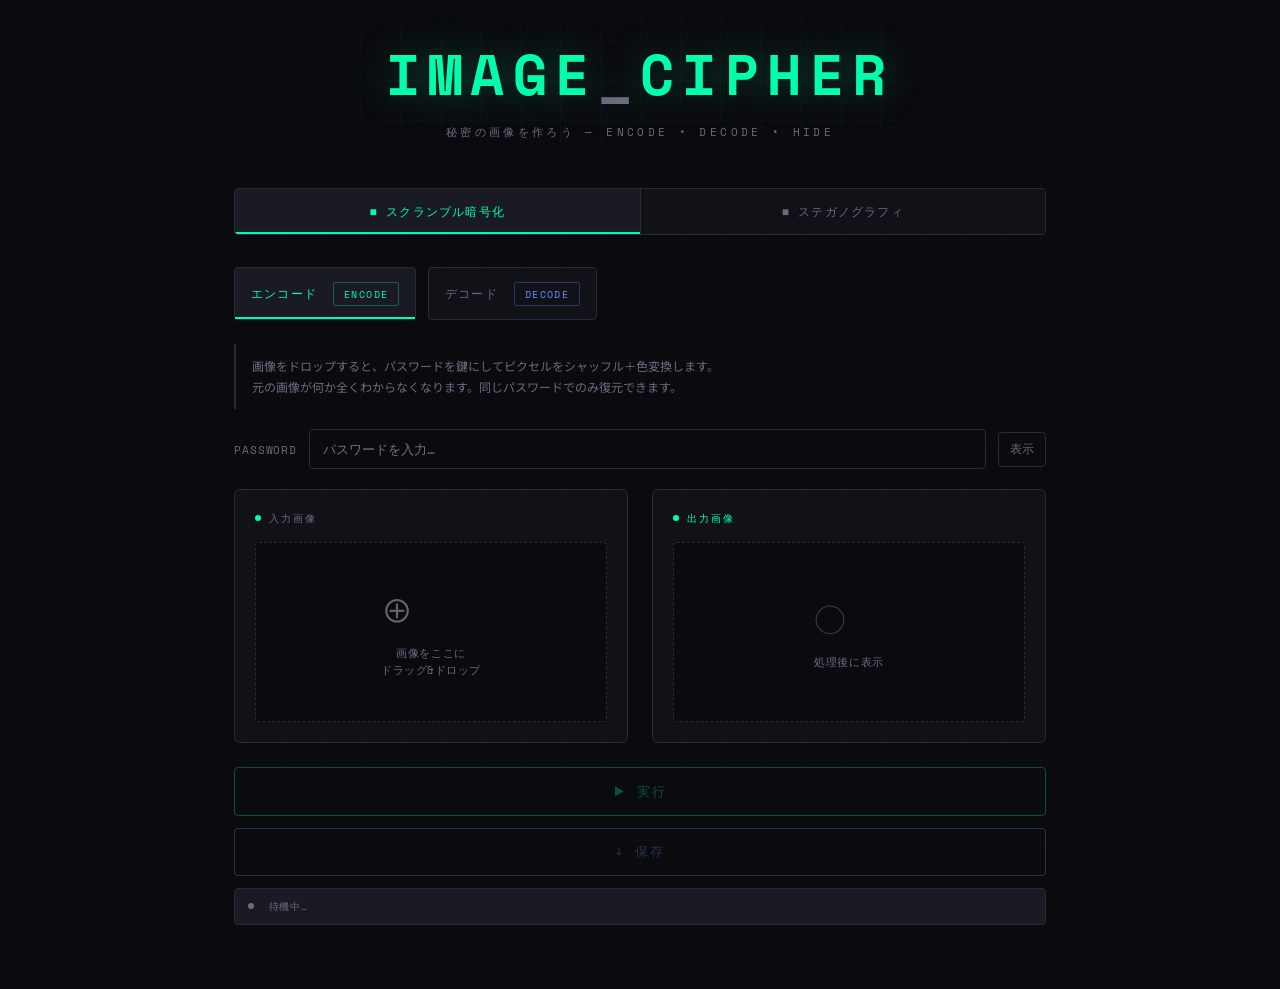
<file: image-cipher.html>
<!DOCTYPE html>
<html lang="ja">
<head>
<meta charset="UTF-8">
<meta name="viewport" content="width=device-width, initial-scale=1.0">
<title>IMAGE CIPHER</title>
<link href="https://fonts.googleapis.com/css2?family=Space+Mono:wght@400;700&family=Noto+Sans+JP:wght@300;400;500&display=swap" rel="stylesheet">
<style>
  :root {
    --bg: #0a0a0f;
    --surface: #111118;
    --surface2: #1a1a24;
    --border: #2a2a3a;
    --accent: #00ffaa;
    --accent2: #ff6b6b;
    --accent3: #6b8fff;
    --text: #e8e8f0;
    --text-muted: #6b6b80;
    --font-mono: 'Space Mono', monospace;
    --font-body: 'Noto Sans JP', sans-serif;
  }

  * { margin: 0; padding: 0; box-sizing: border-box; }

  body {
    background: var(--bg);
    color: var(--text);
    font-family: var(--font-body);
    min-height: 100vh;
    overflow-x: hidden;
  }

  .grid-bg {
    position: fixed;
    inset: 0;
    background-image:
      linear-gradient(rgba(0,255,170,0.03) 1px, transparent 1px),
      linear-gradient(90deg, rgba(0,255,170,0.03) 1px, transparent 1px);
    background-size: 40px 40px;
    pointer-events: none;
    z-index: 0;
  }

  .container {
    position: relative;
    z-index: 1;
    max-width: 860px;
    margin: 0 auto;
    padding: 2rem 1.5rem 4rem;
  }

  header {
    text-align: center;
    margin-bottom: 3rem;
  }

  .logo {
    font-family: var(--font-mono);
    font-size: clamp(2rem, 6vw, 3.5rem);
    font-weight: 700;
    letter-spacing: 0.15em;
    color: var(--accent);
    text-shadow: 0 0 40px rgba(0,255,170,0.3);
    margin-bottom: 0.5rem;
  }

  .logo span { color: var(--text-muted); }

  .tagline {
    font-family: var(--font-mono);
    font-size: 0.7rem;
    letter-spacing: 0.3em;
    color: var(--text-muted);
    text-transform: uppercase;
  }

  .tabs {
    display: flex;
    gap: 0;
    margin-bottom: 2rem;
    border: 1px solid var(--border);
    border-radius: 4px;
    overflow: hidden;
  }

  .tab-btn {
    flex: 1;
    padding: 0.85rem 1rem;
    background: var(--surface);
    border: none;
    color: var(--text-muted);
    font-family: var(--font-mono);
    font-size: 0.75rem;
    letter-spacing: 0.1em;
    cursor: pointer;
    transition: all 0.2s;
    text-transform: uppercase;
    position: relative;
  }

  .tab-btn:not(:last-child) { border-right: 1px solid var(--border); }

  .tab-btn.active {
    background: var(--surface2);
    color: var(--accent);
  }

  .tab-btn.active::after {
    content: '';
    position: absolute;
    bottom: 0; left: 0; right: 0;
    height: 2px;
    background: var(--accent);
  }

  .tab-btn:hover:not(.active) { background: var(--surface2); color: var(--text); }

  .tab-panel { display: none; }
  .tab-panel.active { display: block; }

  .panel-grid {
    display: grid;
    grid-template-columns: 1fr 1fr;
    gap: 1.5rem;
    margin-bottom: 1.5rem;
  }

  @media (max-width: 600px) {
    .panel-grid { grid-template-columns: 1fr; }
  }

  .card {
    background: var(--surface);
    border: 1px solid var(--border);
    border-radius: 6px;
    padding: 1.25rem;
  }

  .card-label {
    font-family: var(--font-mono);
    font-size: 0.65rem;
    letter-spacing: 0.2em;
    text-transform: uppercase;
    color: var(--text-muted);
    margin-bottom: 1rem;
    display: flex;
    align-items: center;
    gap: 0.5rem;
  }

  .card-label::before {
    content: '';
    display: inline-block;
    width: 6px; height: 6px;
    border-radius: 50%;
    background: var(--accent);
  }

  .card-label.red::before { background: var(--accent2); }
  .card-label.blue::before { background: var(--accent3); }

  .drop-zone {
    border: 1px dashed var(--border);
    border-radius: 4px;
    min-height: 180px;
    display: flex;
    flex-direction: column;
    align-items: center;
    justify-content: center;
    cursor: pointer;
    transition: all 0.25s;
    position: relative;
    overflow: hidden;
    background: var(--bg);
  }

  .drop-zone:hover, .drop-zone.drag-over {
    border-color: var(--accent);
    background: rgba(0,255,170,0.03);
  }

  .drop-zone.drag-over { border-style: solid; }

  .drop-icon {
    font-size: 2rem;
    margin-bottom: 0.75rem;
    opacity: 0.4;
  }

  .drop-text {
    font-family: var(--font-mono);
    font-size: 0.7rem;
    color: var(--text-muted);
    text-align: center;
    letter-spacing: 0.05em;
  }

  .drop-zone canvas, .drop-zone img {
    position: absolute;
    inset: 0;
    width: 100%;
    height: 100%;
    object-fit: contain;
  }

  .drop-zone .drop-hint {
    position: absolute;
    inset: 0;
    display: flex;
    flex-direction: column;
    align-items: center;
    justify-content: center;
    background: rgba(10,10,15,0.85);
    opacity: 0;
    transition: opacity 0.2s;
  }

  .drop-zone:hover .drop-hint { opacity: 1; }

  .password-row {
    display: flex;
    gap: 0.75rem;
    align-items: center;
    margin-bottom: 1.25rem;
  }

  .pw-label {
    font-family: var(--font-mono);
    font-size: 0.7rem;
    color: var(--text-muted);
    white-space: nowrap;
    letter-spacing: 0.08em;
  }

  input[type="text"], input[type="password"] {
    flex: 1;
    background: var(--bg);
    border: 1px solid var(--border);
    border-radius: 4px;
    color: var(--text);
    font-family: var(--font-mono);
    font-size: 0.8rem;
    padding: 0.6rem 0.8rem;
    outline: none;
    transition: border-color 0.2s;
  }

  input:focus { border-color: var(--accent); }

  .pw-toggle {
    background: none;
    border: 1px solid var(--border);
    border-radius: 4px;
    color: var(--text-muted);
    padding: 0.5rem 0.7rem;
    cursor: pointer;
    font-size: 0.75rem;
    transition: all 0.2s;
  }

  .pw-toggle:hover { border-color: var(--accent); color: var(--accent); }

  .btn {
    width: 100%;
    padding: 0.85rem;
    border: 1px solid var(--accent);
    border-radius: 4px;
    background: transparent;
    color: var(--accent);
    font-family: var(--font-mono);
    font-size: 0.8rem;
    letter-spacing: 0.15em;
    text-transform: uppercase;
    cursor: pointer;
    transition: all 0.2s;
  }

  .btn:hover {
    background: var(--accent);
    color: var(--bg);
  }

  .btn:disabled {
    opacity: 0.3;
    cursor: not-allowed;
    pointer-events: none;
  }

  .btn.red { border-color: var(--accent2); color: var(--accent2); }
  .btn.red:hover { background: var(--accent2); color: var(--bg); }

  .btn.blue { border-color: var(--accent3); color: var(--accent3); }
  .btn.blue:hover { background: var(--accent3); color: var(--bg); }

  .action-row {
    display: flex;
    flex-direction: column;
    gap: 0.75rem;
  }

  .status-bar {
    font-family: var(--font-mono);
    font-size: 0.65rem;
    letter-spacing: 0.08em;
    padding: 0.6rem 0.8rem;
    border-radius: 4px;
    background: var(--surface2);
    border: 1px solid var(--border);
    color: var(--text-muted);
    min-height: 36px;
    display: flex;
    align-items: center;
    gap: 0.5rem;
    transition: all 0.3s;
  }

  .status-bar.ok { border-color: rgba(0,255,170,0.4); color: var(--accent); }
  .status-bar.err { border-color: rgba(255,107,107,0.4); color: var(--accent2); }

  .blink {
    display: inline-block;
    width: 6px; height: 6px;
    border-radius: 50%;
    background: currentColor;
    animation: blink 1s step-end infinite;
  }

  @keyframes blink { 0%,100%{opacity:1} 50%{opacity:0} }

  .steg-grid {
    display: grid;
    grid-template-columns: 1fr 1fr 1fr;
    gap: 1.25rem;
    margin-bottom: 1.5rem;
  }

  @media (max-width: 600px) {
    .steg-grid { grid-template-columns: 1fr; }
  }

  .arrow-col {
    display: flex;
    align-items: center;
    justify-content: center;
    color: var(--text-muted);
    font-size: 1.2rem;
    padding-top: 2.5rem;
  }

  .mode-badge {
    display: inline-flex;
    align-items: center;
    gap: 0.4rem;
    font-family: var(--font-mono);
    font-size: 0.6rem;
    letter-spacing: 0.15em;
    text-transform: uppercase;
    padding: 0.25rem 0.6rem;
    border-radius: 2px;
    border: 1px solid;
    margin-left: 0.5rem;
  }

  .mode-badge.encode { border-color: rgba(0,255,170,0.3); color: var(--accent); }
  .mode-badge.decode { border-color: rgba(107,143,255,0.3); color: var(--accent3); }

  .info-text {
    font-size: 0.75rem;
    color: var(--text-muted);
    line-height: 1.7;
    margin-bottom: 1.25rem;
    padding: 0.75rem 1rem;
    border-left: 2px solid var(--border);
  }

  .hidden { display: none !important; }
</style>
</head>
<body>
<div class="grid-bg"></div>
<div class="container">

  <header>
    <div class="logo">IMAGE<span>_</span>CIPHER</div>
    <div class="tagline">秘密の画像を作ろう &mdash; encode &bull; decode &bull; hide</div>
  </header>

  <div class="tabs">
    <button class="tab-btn active" onclick="switchTab('scramble')">&#9632; スクランブル暗号化</button>
    <button class="tab-btn" onclick="switchTab('steg')">&#9632; ステガノグラフィ</button>
  </div>

  <!-- ===== SCRAMBLE TAB ===== -->
  <div id="tab-scramble" class="tab-panel active">

    <div style="display:flex; gap:0.75rem; margin-bottom:1.5rem; align-items:center; flex-wrap:wrap;">
      <button class="tab-btn active" id="sc-enc-btn" onclick="setScrambleMode('encode')" style="flex:none; border-radius:4px; border:1px solid var(--border);">
        エンコード
        <span class="mode-badge encode">encode</span>
      </button>
      <button class="tab-btn" id="sc-dec-btn" onclick="setScrambleMode('decode')" style="flex:none; border-radius:4px; border:1px solid var(--border);">
        デコード
        <span class="mode-badge decode">decode</span>
      </button>
    </div>

    <p class="info-text" id="sc-info-enc">
      画像をドロップすると、パスワードを鍵にしてピクセルをシャッフル＋色変換します。<br>
      元の画像が何か全くわからなくなります。同じパスワードでのみ復元できます。
    </p>
    <p class="info-text hidden" id="sc-info-dec">
      暗号化された画像と同じパスワードを入力してデコードします。<br>
      間違ったパスワードでは正しく復元できません。
    </p>

    <div class="password-row">
      <span class="pw-label">PASSWORD</span>
      <input type="password" id="sc-password" placeholder="パスワードを入力…" />
      <button class="pw-toggle" onclick="togglePw('sc-password', this)">表示</button>
    </div>

    <div class="panel-grid">
      <div class="card">
        <div class="card-label" id="sc-input-label">入力画像</div>
        <div class="drop-zone" id="sc-drop-in" data-canvas="sc-canvas-in" data-ph="sc-placeholder" onclick="triggerFile('sc-file-in')">
          <canvas id="sc-canvas-in" style="display:none;"></canvas>
          <div class="drop-hint" id="sc-hint-in">
            <div class="drop-icon">↓</div>
            <div class="drop-text">画像を<br>ドロップ</div>
          </div>
          <div id="sc-placeholder">
            <div class="drop-icon">⊕</div>
            <div class="drop-text">画像をここに<br>ドラッグ&amp;ドロップ</div>
          </div>
        </div>
        <input type="file" id="sc-file-in" accept="image/*" style="display:none;" onchange="loadFileToCanvas(event,'sc-canvas-in','sc-placeholder','sc-src-img')">
      </div>

      <div class="card">
        <div class="card-label" id="sc-output-label" style="color: var(--accent);">出力画像</div>
        <div class="drop-zone" id="sc-drop-out" style="cursor:default;">
          <canvas id="sc-canvas-out" style="display:none;"></canvas>
          <div id="sc-out-placeholder">
            <div class="drop-icon" style="opacity:0.2;">○</div>
            <div class="drop-text">処理後に表示</div>
          </div>
        </div>
      </div>
    </div>

    <div class="action-row">
      <button class="btn" id="sc-run-btn" onclick="runScramble()" disabled>▶ 実行</button>
      <button class="btn blue" id="sc-save-btn" onclick="saveCanvas('sc-canvas-out','scrambled.png')" disabled>↓ 保存</button>
      <div class="status-bar" id="sc-status"><span class="blink"></span>&nbsp;待機中…</div>
    </div>

  </div>

  <!-- ===== STEGANOGRAPHY TAB ===== -->
  <div id="tab-steg" class="tab-panel">

    <div style="display:flex; gap:0.75rem; margin-bottom:1.5rem; align-items:center; flex-wrap:wrap;">
      <button class="tab-btn active" id="st-enc-btn" onclick="setStegMode('encode')" style="flex:none; border-radius:4px; border:1px solid var(--border);">
        埋め込み
        <span class="mode-badge encode">hide</span>
      </button>
      <button class="tab-btn" id="st-dec-btn" onclick="setStegMode('decode')" style="flex:none; border-radius:4px; border:1px solid var(--border);">
        取り出し
        <span class="mode-badge decode">reveal</span>
      </button>
    </div>

    <!-- ENCODE -->
    <div id="steg-enc-panel">
      <p class="info-text">
        「カバー画像」の中に「秘密画像」を埋め込みます。<br>
        見た目はカバー画像のままですが、パスワードを持つ人だけ秘密画像を取り出せます。
      </p>
      <div class="password-row">
        <span class="pw-label">PASSWORD</span>
        <input type="password" id="st-enc-password" placeholder="パスワードを入力…" />
        <button class="pw-toggle" onclick="togglePw('st-enc-password', this)">表示</button>
      </div>
      <div class="steg-grid">
        <div class="card">
          <div class="card-label">カバー画像</div>
          <div class="drop-zone" data-canvas="st-cover-canvas" data-ph="st-cover-ph" onclick="triggerFile('st-cover-file')">
            <canvas id="st-cover-canvas" style="display:none;"></canvas>
            <div class="drop-hint"><div class="drop-icon">↓</div><div class="drop-text">ドロップ</div></div>
            <div id="st-cover-ph"><div class="drop-icon">⊕</div><div class="drop-text">カバー画像</div></div>
          </div>
          <input type="file" id="st-cover-file" accept="image/*" style="display:none;" onchange="loadFileToCanvas(event,'st-cover-canvas','st-cover-ph',null)">
        </div>
        <div class="arrow-col">＋</div>
        <div class="card">
          <div class="card-label red">秘密画像</div>
          <div class="drop-zone" data-canvas="st-secret-canvas" data-ph="st-secret-ph" onclick="triggerFile('st-secret-file')">
            <canvas id="st-secret-canvas" style="display:none;"></canvas>
            <div class="drop-hint"><div class="drop-icon">↓</div><div class="drop-text">ドロップ</div></div>
            <div id="st-secret-ph"><div class="drop-icon">⊕</div><div class="drop-text">秘密画像</div></div>
          </div>
          <input type="file" id="st-secret-file" accept="image/*" style="display:none;" onchange="loadFileToCanvas(event,'st-secret-canvas','st-secret-ph',null)">
        </div>
      </div>
      <div class="action-row">
        <button class="btn" id="st-enc-btn-run" onclick="runStegEncode()" disabled>▶ 埋め込み実行</button>
        <div class="card" style="padding:1rem;">
          <div class="card-label">出力画像（カバー画像に見える）</div>
          <div class="drop-zone" style="cursor:default; min-height:140px;">
            <canvas id="st-out-canvas" style="display:none;"></canvas>
            <div id="st-out-ph"><div class="drop-icon" style="opacity:0.2;">○</div><div class="drop-text">処理後に表示</div></div>
          </div>
        </div>
        <button class="btn blue" id="st-save-enc-btn" onclick="saveCanvas('st-out-canvas','steg_encoded.png')" disabled>↓ 保存</button>
        <div class="status-bar" id="st-enc-status"><span class="blink"></span>&nbsp;待機中…</div>
      </div>
    </div>

    <!-- DECODE -->
    <div id="steg-dec-panel" class="hidden">
      <p class="info-text">
        ステガノグラフィで埋め込まれた画像をドロップし、パスワードを入力してください。<br>
        正しいパスワードで秘密画像が現れます。
      </p>
      <div class="password-row">
        <span class="pw-label">PASSWORD</span>
        <input type="password" id="st-dec-password" placeholder="パスワードを入力…" />
        <button class="pw-toggle" onclick="togglePw('st-dec-password', this)">表示</button>
      </div>
      <div class="panel-grid">
        <div class="card">
          <div class="card-label">ステガノ画像</div>
          <div class="drop-zone" data-canvas="st-dec-canvas" data-ph="st-dec-ph" onclick="triggerFile('st-dec-file')">
            <canvas id="st-dec-canvas" style="display:none;"></canvas>
            <div class="drop-hint"><div class="drop-icon">↓</div><div class="drop-text">ドロップ</div></div>
            <div id="st-dec-ph"><div class="drop-icon">⊕</div><div class="drop-text">画像をドロップ</div></div>
          </div>
          <input type="file" id="st-dec-file" accept="image/*" style="display:none;" onchange="loadFileToCanvas(event,'st-dec-canvas','st-dec-ph',null)">
        </div>
        <div class="card">
          <div class="card-label red">取り出された秘密画像</div>
          <div class="drop-zone" style="cursor:default;">
            <canvas id="st-rev-canvas" style="display:none;"></canvas>
            <div id="st-rev-ph"><div class="drop-icon" style="opacity:0.2;">○</div><div class="drop-text">処理後に表示</div></div>
          </div>
        </div>
      </div>
      <div class="action-row">
        <button class="btn blue" id="st-dec-btn-run" onclick="runStegDecode()" disabled>▶ 取り出し実行</button>
        <button class="btn" id="st-save-dec-btn" onclick="saveCanvas('st-rev-canvas','steg_secret.png')" disabled>↓ 保存</button>
        <div class="status-bar" id="st-dec-status"><span class="blink"></span>&nbsp;待機中…</div>
      </div>
    </div>

  </div><!-- end steg tab -->

</div><!-- container -->

<script>
// ── TAB ──────────────────────────────────────────────
function switchTab(name) {
  document.querySelectorAll('.tab-panel').forEach(p=>p.classList.remove('active'));
  document.querySelectorAll('.tabs .tab-btn').forEach(b=>b.classList.remove('active'));
  document.getElementById('tab-'+name).classList.add('active');
  event.currentTarget.classList.add('active');
}

// ── MODE SWITCH ───────────────────────────────────────
let scrambleMode = 'encode';
function setScrambleMode(m) {
  scrambleMode = m;
  document.getElementById('sc-enc-btn').classList.toggle('active', m==='encode');
  document.getElementById('sc-dec-btn').classList.toggle('active', m==='decode');
  document.getElementById('sc-info-enc').classList.toggle('hidden', m!=='encode');
  document.getElementById('sc-info-dec').classList.toggle('hidden', m!=='decode');
  document.getElementById('sc-input-label').textContent = m==='encode' ? '入力画像' : '暗号化画像';
  document.getElementById('sc-output-label').textContent = m==='encode' ? '暗号化後' : '復元画像';
  document.getElementById('sc-run-btn').textContent = m==='encode' ? '▶ 暗号化' : '▶ 復元';
  clearCanvas('sc-canvas-in'); clearCanvas('sc-canvas-out');
  setStatus('sc-status','待機中…','');
  document.getElementById('sc-run-btn').disabled = true;
  document.getElementById('sc-save-btn').disabled = true;
}

let stegMode = 'encode';
function setStegMode(m) {
  stegMode = m;
  document.getElementById('st-enc-btn').classList.toggle('active', m==='encode');
  document.getElementById('st-dec-btn').classList.toggle('active', m==='decode');
  document.getElementById('steg-enc-panel').classList.toggle('hidden', m!=='encode');
  document.getElementById('steg-dec-panel').classList.toggle('hidden', m!=='decode');
}

// ── UTILS ─────────────────────────────────────────────
function setStatus(id, msg, type) {
  const el = document.getElementById(id);
  el.className = 'status-bar' + (type ? ' '+type : '');
  el.innerHTML = '<span class="blink"></span>&nbsp;' + msg;
}

function clearCanvas(id) {
  const c = document.getElementById(id);
  c.style.display = 'none';
}

function triggerFile(id) { document.getElementById(id).click(); }

function togglePw(id, btn) {
  const el = document.getElementById(id);
  if(el.type === 'password') { el.type='text'; btn.textContent='隠す'; }
  else { el.type='password'; btn.textContent='表示'; }
}

function saveCanvas(id, filename) {
  const c = document.getElementById(id);
  const a = document.createElement('a');
  a.download = filename;
  a.href = c.toDataURL('image/png');
  a.click();
}

function loadFileToCanvas(e, canvasId, phId, srcStore) {
  const file = e.target.files[0];
  if(!file) return;
  loadFileObj(file, canvasId, phId);
  e.target.value='';
}

function loadFileObj(file, canvasId, phId) {
  const reader = new FileReader();
  reader.onload = ev => {
    const img = new Image();
    img.onload = () => {
      const c = document.getElementById(canvasId);
      c.width = img.width; c.height = img.height;
      c.getContext('2d').drawImage(img, 0, 0);
      c.style.display = 'block';
      if(phId) document.getElementById(phId).style.display = 'none';
      if(canvasId === 'sc-canvas-in') {
        document.getElementById('sc-run-btn').disabled = false;
      }
      if(canvasId === 'st-cover-canvas' || canvasId === 'st-secret-canvas') {
        const a = document.getElementById('st-cover-canvas');
        const b = document.getElementById('st-secret-canvas');
        if(a.width>0 && b.width>0) document.getElementById('st-enc-btn-run').disabled = false;
      }
      if(canvasId === 'st-dec-canvas') {
        document.getElementById('st-dec-btn-run').disabled = false;
      }
    };
    img.src = ev.target.result;
  };
  reader.readAsDataURL(file);
}

// Setup drag & drop on all drop-zones
// Map zone id → [canvasId, phId]
const dropZoneMap = {
  'sc-drop-in':    ['sc-canvas-in',     'sc-placeholder'],
  'st-cover-file': ['st-cover-canvas',  'st-cover-ph'],
  'st-secret-file':['st-secret-canvas', 'st-secret-ph'],
  'st-dec-file':   ['st-dec-canvas',    'st-dec-ph'],
};

document.querySelectorAll('.drop-zone').forEach(zone => {
  zone.addEventListener('dragover', e => { e.preventDefault(); zone.classList.add('drag-over'); });
  zone.addEventListener('dragleave', e => {
    if(!zone.contains(e.relatedTarget)) zone.classList.remove('drag-over');
  });
  zone.addEventListener('drop', e => {
    e.preventDefault(); zone.classList.remove('drag-over');
    const file = e.dataTransfer.files[0];
    if(!file || !file.type.startsWith('image/')) return;
    // Walk up from actual drop target to find zone with data-canvas
    let target = e.target;
    while(target && target !== document.body) {
      if(target.dataset && target.dataset.canvas) {
        loadFileObj(file, target.dataset.canvas, target.dataset.ph);
        return;
      }
      target = target.parentElement;
    }
  });
});

// ── SEEDED RNG (mulberry32) ───────────────────────────
function mulberry32(seed) {
  return function() {
    seed |= 0; seed = seed + 0x6D2B79F5 | 0;
    let t = Math.imul(seed ^ seed >>> 15, 1 | seed);
    t = t + Math.imul(t ^ t >>> 7, 61 | t) ^ t;
    return ((t ^ t >>> 14) >>> 0) / 4294967296;
  };
}

function hashPassword(pw) {
  let hash = 0x811c9dc5;
  for(let i=0; i<pw.length; i++) {
    hash ^= pw.charCodeAt(i);
    hash = (hash * 0x01000193) >>> 0;
  }
  return hash;
}

function buildShuffleMap(n, seed) {
  const indices = Array.from({length:n}, (_,i)=>i);
  const rng = mulberry32(seed);
  for(let i=n-1;i>0;i--) {
    const j = Math.floor(rng()*(i+1));
    [indices[i], indices[j]] = [indices[j], indices[i]];
  }
  return indices;
}

// ── SCRAMBLE ──────────────────────────────────────────
function runScramble() {
  const pw = document.getElementById('sc-password').value;
  if(!pw) { setStatus('sc-status','パスワードを入力してください','err'); return; }

  const src = document.getElementById('sc-canvas-in');
  if(!src.width) { setStatus('sc-status','画像を読み込んでください','err'); return; }

  setStatus('sc-status','処理中…','');

  setTimeout(() => {
    try {
      const W = src.width, H = src.height;
      const ctx = src.getContext('2d');
      const src_data = ctx.getImageData(0,0,W,H);
      const pixels = src_data.data;

      const seed = hashPassword(pw);
      const n = W * H;
      const map = buildShuffleMap(n, seed);

      // Key stream for XOR color scramble
      const rng2 = mulberry32(seed ^ 0xDEADBEEF);

      const dst = document.getElementById('sc-canvas-out');
      dst.width = W; dst.height = H;
      const dctx = dst.getContext('2d');
      const out = dctx.createImageData(W, H);
      const od = out.data;

      if(scrambleMode === 'encode') {
        // Shuffle pixels + XOR
        for(let i=0; i<n; i++) {
          const src_i = i * 4;
          const dst_i = map[i] * 4;
          const k1 = Math.floor(rng2()*256);
          const k2 = Math.floor(rng2()*256);
          const k3 = Math.floor(rng2()*256);
          od[dst_i]   = pixels[src_i]   ^ k1;
          od[dst_i+1] = pixels[src_i+1] ^ k2;
          od[dst_i+2] = pixels[src_i+2] ^ k3;
          od[dst_i+3] = 255;
        }
      } else {
        // Decode: build reverse map  rmap[map[i]] = i
        const rmap = new Int32Array(n);
        for(let i=0;i<n;i++) rmap[map[i]] = i;
        // Pre-generate all keys indexed by original pixel index
        // encode: pixel i → position map[i], XOR key[i]
        // decode: position i has orig index rmap[i], XOR key[rmap[i]]
        const keys = new Uint8Array(n*3);
        for(let i=0;i<n;i++) {
          keys[i*3]   = Math.floor(rng2()*256);
          keys[i*3+1] = Math.floor(rng2()*256);
          keys[i*3+2] = Math.floor(rng2()*256);
        }
        for(let i=0; i<n; i++) {
          const src_i = i * 4;          // current (scrambled) position
          const orig_i = rmap[i];       // original pixel index
          const dst_i = orig_i * 4;     // restore to original position
          od[dst_i]   = pixels[src_i]   ^ keys[orig_i*3];
          od[dst_i+1] = pixels[src_i+1] ^ keys[orig_i*3+1];
          od[dst_i+2] = pixels[src_i+2] ^ keys[orig_i*3+2];
          od[dst_i+3] = 255;
        }
      }

      dctx.putImageData(out, 0, 0);
      dst.style.display = 'block';
      document.getElementById('sc-out-placeholder').style.display = 'none';
      document.getElementById('sc-save-btn').disabled = false;
      setStatus('sc-status', scrambleMode==='encode' ? '暗号化完了！' : '復元完了！', 'ok');
    } catch(e) {
      setStatus('sc-status','エラー: '+e.message,'err');
    }
  }, 50);
}

// ── STEGANOGRAPHY ─────────────────────────────────────
// LSB steganography: hide secret in lowest 4 bits of cover
// Each secret pixel (8-bit channel) → store in two cover pixels (4 bits each)
// With password-based shuffling of which pixels to use

function runStegEncode() {
  const pw = document.getElementById('st-enc-password').value;
  if(!pw) { setStatus('st-enc-status','パスワードを入力してください','err'); return; }

  const coverC = document.getElementById('st-cover-canvas');
  const secretC = document.getElementById('st-secret-canvas');
  if(!coverC.width || !secretC.width) { setStatus('st-enc-status','両方の画像を読み込んでください','err'); return; }

  setStatus('st-enc-status','処理中…','');

  setTimeout(() => {
    try {
      const CW = coverC.width, CH = coverC.height;
      const SW = secretC.width, SH = secretC.height;

      // Check capacity: need 3 channels of secret stored in 4 bits of cover
      // Each secret pixel needs: 3 channels × 2 cover pixels = 6 cover pixels
      // Header: store SW(2 bytes), SH(2 bytes), check(4 bytes) = 8 bytes = 8×2=16 cover pixels
      const coverPixels = CW * CH;
      const secretPixels = SW * SH;
      const needed = (8 + secretPixels * 3) * 2; // pairs of cover pixels
      if(needed > coverPixels) {
        setStatus('st-enc-status',`カバー画像が小さすぎます (必要: ${needed}px, 実際: ${coverPixels}px)`,'err');
        return;
      }

      const coverCtx = coverC.getContext('2d');
      const coverData = coverCtx.getImageData(0,0,CW,CH);
      const cd = coverData.data;

      const secretCtx = secretC.getContext('2d');
      // Scale secret to fit
      const scaledSecret = document.createElement('canvas');
      scaledSecret.width = SW; scaledSecret.height = SH;
      scaledSecret.getContext('2d').drawImage(secretC,0,0);
      const sd = scaledSecret.getContext('2d').getImageData(0,0,SW,SH).data;

      // Build shuffled pixel order from password
      const seed = hashPassword(pw);
      const pmap = buildShuffleMap(coverPixels, seed);

      // Encode function: write nibble to pmap[idx] pixel's channel
      const out = new Uint8ClampedArray(cd);

      function writeNibble(pixIdx, channel, nibble) {
        const pi = pmap[pixIdx] * 4 + channel;
        out[pi] = (out[pi] & 0xF0) | (nibble & 0x0F);
      }

      // Encode a byte into two consecutive nibbles at pixelIndex
      let writeIdx = 0;
      function writeByte(byte, ch) {
        writeNibble(writeIdx, ch, (byte >> 4) & 0x0F);
        writeNibble(writeIdx+1, ch, byte & 0x0F);
        writeIdx += 2;
      }

      // Header: magic + dimensions
      // 4 magic bytes: 0xC1, 0xPH, 0xER, checksum
      const check = (seed ^ SW ^ SH ^ 0xABCD) & 0xFF;
      // Write header as 8 bytes in R channel
      writeIdx = 0;
      const header = [0xC1, 0xEA, (SW>>8)&0xFF, SW&0xFF, (SH>>8)&0xFF, SH&0xFF, check, 0x00];
      header.forEach(b => writeByte(b, 0)); // 16 pixels used

      // Write secret pixel data
      for(let i=0; i<secretPixels; i++) {
        writeByte(sd[i*4],   0); // R
        writeByte(sd[i*4+1], 1); // G
        writeByte(sd[i*4+2], 2); // B
      }

      const outC = document.getElementById('st-out-canvas');
      outC.width = CW; outC.height = CH;
      const outCtx = outC.getContext('2d');
      const outImg = outCtx.createImageData(CW, CH);
      outImg.data.set(out);
      outCtx.putImageData(outImg, 0, 0);
      outC.style.display = 'block';
      document.getElementById('st-out-ph').style.display = 'none';
      document.getElementById('st-save-enc-btn').disabled = false;
      setStatus('st-enc-status',`埋め込み完了！秘密画像 ${SW}×${SH}px を隠しました`, 'ok');
    } catch(e) {
      setStatus('st-enc-status','エラー: '+e.message,'err');
    }
  }, 50);
}

function runStegDecode() {
  const pw = document.getElementById('st-dec-password').value;
  if(!pw) { setStatus('st-dec-status','パスワードを入力してください','err'); return; }

  const stegC = document.getElementById('st-dec-canvas');
  if(!stegC.width) { setStatus('st-dec-status','画像を読み込んでください','err'); return; }

  setStatus('st-dec-status','処理中…','');

  setTimeout(() => {
    try {
      const CW = stegC.width, CH = stegC.height;
      const ctx = stegC.getContext('2d');
      const cd = ctx.getImageData(0,0,CW,CH).data;

      const seed = hashPassword(pw);
      const coverPixels = CW * CH;
      const pmap = buildShuffleMap(coverPixels, seed);

      function readNibble(pixIdx, channel) {
        return cd[pmap[pixIdx]*4 + channel] & 0x0F;
      }

      let readIdx = 0;
      function readByte(ch) {
        const hi = readNibble(readIdx, ch);
        const lo = readNibble(readIdx+1, ch);
        readIdx += 2;
        return (hi << 4) | lo;
      }

      // Read header
      readIdx = 0;
      const h0 = readByte(0); // 0xC1
      const h1 = readByte(0); // 0xEA
      const swHi = readByte(0); const swLo = readByte(0);
      const shHi = readByte(0); const shLo = readByte(0);
      const check = readByte(0); readByte(0); // last byte padding

      if(h0 !== 0xC1 || h1 !== 0xEA) {
        setStatus('st-dec-status','データが見つかりません。パスワードが違う可能性があります。','err');
        return;
      }

      const SW = (swHi << 8) | swLo;
      const SH = (shHi << 8) | shLo;
      const expectedCheck = (seed ^ SW ^ SH ^ 0xABCD) & 0xFF;
      if(check !== expectedCheck) {
        setStatus('st-dec-status','パスワードが正しくありません。','err');
        return;
      }

      const secretPixels = SW * SH;
      const outData = new Uint8ClampedArray(secretPixels * 4);

      for(let i=0; i<secretPixels; i++) {
        outData[i*4]   = readByte(0);
        outData[i*4+1] = readByte(1);
        outData[i*4+2] = readByte(2);
        outData[i*4+3] = 255;
      }

      const revC = document.getElementById('st-rev-canvas');
      revC.width = SW; revC.height = SH;
      const rctx = revC.getContext('2d');
      const img = rctx.createImageData(SW, SH);
      img.data.set(outData);
      rctx.putImageData(img, 0, 0);
      revC.style.display = 'block';
      document.getElementById('st-rev-ph').style.display = 'none';
      document.getElementById('st-save-dec-btn').disabled = false;
      setStatus('st-dec-status',`秘密画像を取り出しました！ (${SW}×${SH}px)`, 'ok');
    } catch(e) {
      setStatus('st-dec-status','エラー: '+e.message,'err');
    }
  }, 50);
}
</script>
</body>
</html>
</file>
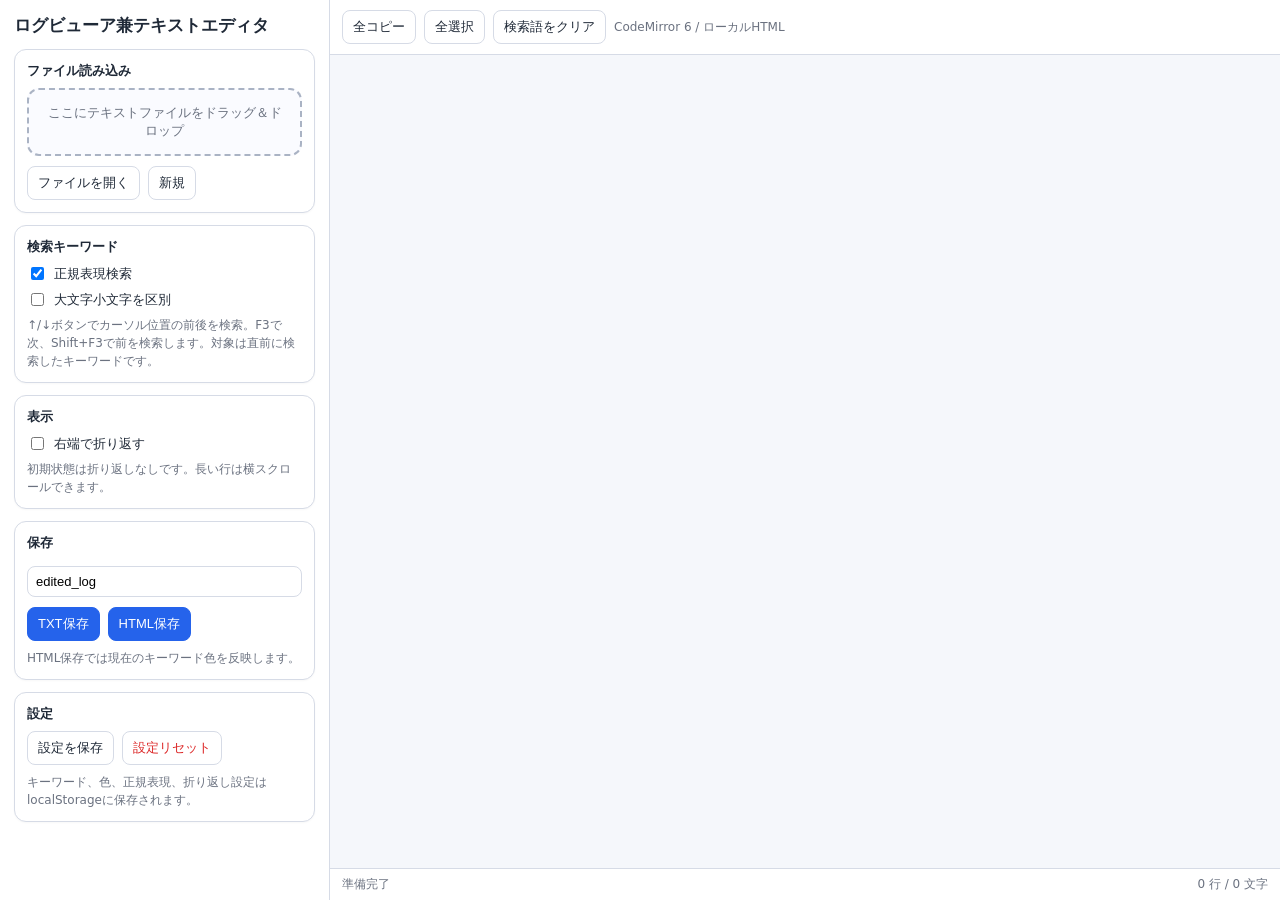
<file: log_viewer.html>
<!doctype html>
<html lang="ja">
<head>
  <meta charset="utf-8" />
  <meta name="viewport" content="width=device-width, initial-scale=1" />
  <title>ログビューア</title>
  <style>
    :root {
      --bg: #f5f7fb;
      --panel: #ffffff;
      --border: #d6dbe6;
      --text: #1f2937;
      --muted: #6b7280;
      --accent: #2563eb;
      --danger: #dc2626;
      --shadow: 0 8px 20px rgba(0,0,0,.08);
    }
    * { box-sizing: border-box; }
    body {
      margin: 0;
      font-family: system-ui, -apple-system, BlinkMacSystemFont, "Segoe UI", sans-serif;
      background: var(--bg);
      color: var(--text);
      height: 100vh;
      overflow: hidden;
    }
    .app {
      display: grid;
      grid-template-columns: 330px 1fr;
      height: 100vh;
      min-width: 960px;
    }
    aside {
      background: var(--panel);
      border-right: 1px solid var(--border);
      padding: 14px;
      overflow: auto;
    }
    main {
      display: grid;
      grid-template-rows: auto 1fr auto;
      min-width: 0;
      height: 100vh;
    }
    .toolbar {
      display: flex;
      align-items: center;
      gap: 8px;
      flex-wrap: wrap;
      background: var(--panel);
      border-bottom: 1px solid var(--border);
      padding: 10px 12px;
    }
    h1 {
      font-size: 17px;
      margin: 0 0 12px;
    }
    .section {
      border: 1px solid var(--border);
      border-radius: 12px;
      padding: 12px;
      margin-bottom: 12px;
      background: #fff;
      box-shadow: 0 1px 2px rgba(0,0,0,.03);
    }
    .section-title {
      font-size: 13px;
      font-weight: 700;
      margin-bottom: 8px;
    }
    .drop-zone {
      border: 2px dashed #aab3c4;
      border-radius: 12px;
      padding: 14px;
      text-align: center;
      color: var(--muted);
      background: #fafbff;
      transition: .15s ease;
      font-size: 13px;
    }
    .drop-zone.dragover {
      border-color: var(--accent);
      background: #eff6ff;
      color: var(--accent);
    }
    .keyword-row {
      display: grid;
      grid-template-columns: 1fr 32px 32px 38px;
      gap: 5px;
      align-items: center;
      margin-bottom: 8px;
    }
    .keyword-row input[type="text"] {
      min-width: 0;
      width: 100%;
      padding: 7px 8px;
      border: 1px solid var(--border);
      border-radius: 8px;
      font-size: 13px;
    }
    .keyword-row input[type="color"] {
      width: 38px;
      height: 32px;
      border: 1px solid var(--border);
      border-radius: 8px;
      padding: 2px;
      background: #fff;
    }
    button, .file-label {
      border: 1px solid var(--border);
      background: #fff;
      color: var(--text);
      border-radius: 8px;
      padding: 7px 10px;
      font-size: 13px;
      cursor: pointer;
      user-select: none;
    }
    button:hover, .file-label:hover { background: #f3f4f6; }
    button.primary { background: var(--accent); color: #fff; border-color: var(--accent); }
    button.primary:hover { filter: brightness(.96); }
    button.danger { color: var(--danger); }
    .compact-btn { padding: 6px 0; text-align: center; }
    label.check {
      display: flex;
      align-items: center;
      gap: 7px;
      font-size: 13px;
      margin: 7px 0;
    }
    .hint {
      color: var(--muted);
      font-size: 12px;
      line-height: 1.5;
    }
    .status {
      border-top: 1px solid var(--border);
      background: #fff;
      padding: 7px 12px;
      color: var(--muted);
      font-size: 12px;
      display: flex;
      justify-content: space-between;
      gap: 12px;
    }
    #editorHost { min-height: 0; overflow: hidden; }
    .cm-editor {
      height: 100%;
      font-size: 14px;
      background: #fff;
    }
    .cm-scroller {
      font-family: Consolas, "Cascadia Mono", "Noto Sans Mono", monospace;
    }
    .wrap-on .cm-content { white-space: pre-wrap; word-break: break-word; }
    .wrap-on .cm-line { white-space: pre-wrap; word-break: break-word; }
    .wrap-off .cm-content { white-space: pre; }
    .wrap-off .cm-scroller { overflow-x: auto; }
    .invalid-regex {
      outline: 2px solid #ef4444;
      outline-offset: 1px;
    }
    input[type="file"] { display: none; }
    .button-row { display: flex; gap: 8px; flex-wrap: wrap; }
    .small-input {
      width: 100%;
      padding: 7px 8px;
      border: 1px solid var(--border);
      border-radius: 8px;
      font-size: 13px;
      margin-top: 6px;
    }
  </style>
</head>
<body>
  <div class="app">
    <aside>
      <h1>ログビューア兼テキストエディタ</h1>

      <div class="section">
        <div class="section-title">ファイル読み込み</div>
        <div id="dropZone" class="drop-zone">ここにテキストファイルをドラッグ＆ドロップ</div>
        <div class="button-row" style="margin-top:10px;">
          <label class="file-label" for="fileInput">ファイルを開く</label>
          <input id="fileInput" type="file" accept=".txt,.log,.csv,.json,.xml,.ini,.md,.html,.css,.js,text/*" />
          <button id="newBtn">新規</button>
        </div>
      </div>

      <div class="section">
        <div class="section-title">検索キーワード</div>
        <div id="keywordList"></div>
        <label class="check"><input id="regexMode" type="checkbox" checked /> 正規表現検索</label>
        <label class="check"><input id="caseSensitive" type="checkbox" /> 大文字小文字を区別</label>
        <div class="hint">↑/↓ボタンでカーソル位置の前後を検索。F3で次、Shift+F3で前を検索します。対象は直前に検索したキーワードです。</div>
      </div>

      <div class="section">
        <div class="section-title">表示</div>
        <label class="check"><input id="wrapToggle" type="checkbox" /> 右端で折り返す</label>
        <div class="hint">初期状態は折り返しなしです。長い行は横スクロールできます。</div>
      </div>

      <div class="section">
        <div class="section-title">保存</div>
        <input id="saveName" class="small-input" value="edited_log" placeholder="保存ファイル名" />
        <div class="button-row" style="margin-top:10px;">
          <button id="saveTextBtn" class="primary">TXT保存</button>
          <button id="saveHtmlBtn" class="primary">HTML保存</button>
        </div>
        <div class="hint" style="margin-top:8px;">HTML保存では現在のキーワード色を反映します。</div>
      </div>

      <div class="section">
        <div class="section-title">設定</div>
        <div class="button-row">
          <button id="saveSettingsBtn">設定を保存</button>
          <button id="resetSettingsBtn" class="danger">設定リセット</button>
        </div>
        <div class="hint" style="margin-top:8px;">キーワード、色、正規表現、折り返し設定はlocalStorageに保存されます。</div>
      </div>
    </aside>

    <main>
      <div class="toolbar">
        <button id="copyBtn">全コピー</button>
        <button id="selectAllBtn">全選択</button>
        <button id="clearHighlightsBtn">検索語をクリア</button>
        <span class="hint">CodeMirror 6 / ローカルHTML</span>
      </div>
      <div id="editorHost" class="wrap-off"></div>
      <div class="status">
        <span id="statusLeft">準備完了</span>
        <span id="statusRight">0 行 / 0 文字</span>
      </div>
    </main>
  </div>

  <script type="module">
    import {EditorState, StateEffect, StateField} from "https://esm.sh/@codemirror/state@6";
    import {EditorView, keymap, lineNumbers, highlightActiveLine, Decoration} from "https://esm.sh/@codemirror/view@6";
    import {defaultKeymap, history, historyKeymap} from "https://esm.sh/@codemirror/commands@6";
    import {searchKeymap} from "https://esm.sh/@codemirror/search@6";

    const STORAGE_KEY = "localLogEditorCodeMirrorSettings.v1";
    const defaultKeywords = [
      { text: "", color: "#90ee90", label: "キーワード1" },
      { text: "", color: "#ffff00", label: "キーワード2" },
      { text: "", color: "#ffa500", label: "キーワード3" },
      { text: "", color: "#87ceeb", label: "キーワード4" },
      { text: "", color: "#ffc0cb", label: "キーワード5" },
    ];

    let settings = loadSettings();
    let lastSearchIndex = 0;
    let lastFileName = "";

    const keywordList = document.getElementById("keywordList");
    const regexMode = document.getElementById("regexMode");
    const caseSensitive = document.getElementById("caseSensitive");
    const wrapToggle = document.getElementById("wrapToggle");
    const editorHost = document.getElementById("editorHost");
    const statusLeft = document.getElementById("statusLeft");
    const statusRight = document.getElementById("statusRight");
    const saveName = document.getElementById("saveName");

    const setHighlightsEffect = StateEffect.define();
    const highlightField = StateField.define({
      create() { return Decoration.none; },
      update(value, tr) {
        value = value.map(tr.changes);
        for (const e of tr.effects) {
          if (e.is(setHighlightsEffect)) return e.value;
        }
        if (tr.docChanged) return buildDecorations(tr.state);
        return value;
      },
      provide: f => EditorView.decorations.from(f)
    });

    const updateListener = EditorView.updateListener.of(update => {
      if (update.docChanged || update.selectionSet) {
        updateStatus();
        if (update.docChanged) scheduleHighlightRefresh();
      }
    });

    const view = new EditorView({
      state: EditorState.create({
        doc: "",
        extensions: [
          lineNumbers(),
          history(),
          highlightActiveLine(),
          keymap.of([...defaultKeymap, ...historyKeymap, ...searchKeymap]),
          EditorView.lineWrapping,
          highlightField,
          updateListener,
          EditorView.theme({
            "&": { height: "100%" },
            ".cm-content": { minHeight: "100%" },
            ".cm-line": { padding: "0 6px" }
          })
        ]
      }),
      parent: editorHost
    });

    renderKeywordRows();
    applySettingsToUi();
    refreshHighlights();
    updateStatus();

    function loadSettings() {
      try {
        const raw = localStorage.getItem(STORAGE_KEY);
        if (!raw) throw new Error("no settings");
        const parsed = JSON.parse(raw);
        return {
          keywords: mergeKeywords(parsed.keywords),
          regex: parsed.regex ?? true,
          caseSensitive: parsed.caseSensitive ?? false,
          wrap: parsed.wrap ?? false,
        };
      } catch {
        return {
          keywords: structuredClone(defaultKeywords),
          regex: true,
          caseSensitive: false,
          wrap: false,
        };
      }
    }

    function mergeKeywords(value) {
      return defaultKeywords.map((d, i) => ({
        ...d,
        ...(Array.isArray(value) ? value[i] : {})
      }));
    }

    function saveSettings() {
      syncSettingsFromUi();
      localStorage.setItem(STORAGE_KEY, JSON.stringify(settings));
      setStatus("設定を保存しました");
    }

    function applySettingsToUi() {
      regexMode.checked = settings.regex;
      caseSensitive.checked = settings.caseSensitive;
      wrapToggle.checked = settings.wrap;
      updateWrapClass();
    }

    function syncSettingsFromUi() {
      settings.regex = regexMode.checked;
      settings.caseSensitive = caseSensitive.checked;
      settings.wrap = wrapToggle.checked;
      settings.keywords = [...document.querySelectorAll(".keyword-row")].map((row, i) => ({
        label: defaultKeywords[i].label,
        text: row.querySelector("input[type=text]").value,
        color: row.querySelector("input[type=color]").value
      }));
    }

    function renderKeywordRows() {
      keywordList.innerHTML = "";
      settings.keywords.forEach((kw, index) => {
        const row = document.createElement("div");
        row.className = "keyword-row";
        row.dataset.index = index;

        const input = document.createElement("input");
        input.type = "text";
        input.placeholder = kw.label;
        input.value = kw.text || "";
        input.style.backgroundColor = kw.color;
        input.title = `${kw.label}（正規表現可）`;

        const prev = document.createElement("button");
        prev.className = "compact-btn";
        prev.textContent = "↑";
        prev.title = "カーソルより前を検索";
        prev.addEventListener("click", () => searchKeyword(index, -1));

        const next = document.createElement("button");
        next.className = "compact-btn";
        next.textContent = "↓";
        next.title = "カーソルより後ろを検索";
        next.addEventListener("click", () => searchKeyword(index, 1));

        const color = document.createElement("input");
        color.type = "color";
        color.value = kw.color;
        color.title = "色を変更";

        input.addEventListener("input", () => {
          input.classList.remove("invalid-regex");
          settings.keywords[index].text = input.value;
          scheduleHighlightRefresh();
          autoSaveSettings();
        });
        color.addEventListener("input", () => {
          input.style.backgroundColor = color.value;
          settings.keywords[index].color = color.value;
          scheduleHighlightRefresh();
          autoSaveSettings();
        });

        row.append(input, prev, next, color);
        keywordList.appendChild(row);
      });
    }

    let highlightTimer = 0;
    function scheduleHighlightRefresh() {
      clearTimeout(highlightTimer);
      highlightTimer = setTimeout(refreshHighlights, 120);
    }

    function refreshHighlights() {
      syncSettingsFromUi();
      const deco = buildDecorations(view.state);
      view.dispatch({ effects: setHighlightsEffect.of(deco) });
    }

    function buildDecorations(state) {
      syncSettingsFromUi();
      const text = state.doc.toString();
      const builder = [];
      document.querySelectorAll(".keyword-row input[type=text]").forEach(input => input.classList.remove("invalid-regex"));

      settings.keywords.forEach((kw, index) => {
        if (!kw.text) return;
        let regex;
        try {
          regex = makeRegex(kw.text, true);
        } catch {
          const row = document.querySelector(`.keyword-row[data-index="${index}"] input[type=text]`);
          row?.classList.add("invalid-regex");
          return;
        }
        let match;
        let safety = 0;
        while ((match = regex.exec(text)) !== null) {
          if (match[0].length === 0) {
            regex.lastIndex++;
            continue;
          }
          builder.push(Decoration.mark({
            attributes: {
              style: `background-color:${kw.color}; color:#111827; border-radius:2px;`
            }
          }).range(match.index, match.index + match[0].length));
          if (++safety > 20000) break;
        }
      });
      return Decoration.set(builder, true);
    }

    function makeRegex(pattern, global) {
      const flags = `${global ? "g" : ""}${settings.caseSensitive ? "" : "i"}`;
      if (settings.regex) return new RegExp(pattern, flags);
      return new RegExp(escapeRegex(pattern), flags);
    }

    function escapeRegex(value) {
      return value.replace(/[.*+?^${}()|[\]\\]/g, "\\$&");
    }

    function searchKeyword(index, direction) {
      syncSettingsFromUi();
      const kw = settings.keywords[index];
      if (!kw?.text) {
        setStatus(`${kw?.label || "キーワード"}が空です`);
        return;
      }
      lastSearchIndex = index;
      const text = view.state.doc.toString();
      const cursor = view.state.selection.main.head;
      let regex;
      try {
        regex = makeRegex(kw.text, true);
      } catch (e) {
        setStatus(`正規表現エラー: ${e.message}`);
        return;
      }

      const matches = [];
      let match;
      let safety = 0;
      while ((match = regex.exec(text)) !== null) {
        if (match[0].length === 0) { regex.lastIndex++; continue; }
        matches.push({ from: match.index, to: match.index + match[0].length, text: match[0] });
        if (++safety > 50000) break;
      }
      if (matches.length === 0) {
        setStatus(`見つかりません: ${kw.text}`);
        return;
      }

      let target;
      if (direction > 0) {
        target = matches.find(m => m.from > cursor) || matches[0];
      } else {
        target = [...matches].reverse().find(m => m.to < cursor) || matches[matches.length - 1];
      }
      view.dispatch({ selection: { anchor: target.from, head: target.to }, scrollIntoView: true });
      view.focus();
      setStatus(`${kw.label}: ${matches.indexOf(target) + 1}/${matches.length} を選択`);
    }

    document.addEventListener("keydown", e => {
      if (e.key === "F3") {
        e.preventDefault();
        searchKeyword(lastSearchIndex, e.shiftKey ? -1 : 1);
      }
    });

    function updateWrapClass() {
      editorHost.classList.toggle("wrap-on", wrapToggle.checked);
      editorHost.classList.toggle("wrap-off", !wrapToggle.checked);
    }

    [regexMode, caseSensitive].forEach(el => el.addEventListener("change", () => {
      syncSettingsFromUi();
      refreshHighlights();
      autoSaveSettings();
    }));
    wrapToggle.addEventListener("change", () => {
      updateWrapClass();
      syncSettingsFromUi();
      autoSaveSettings();
    });

    const dropZone = document.getElementById("dropZone");
    dropZone.addEventListener("dragover", e => {
      e.preventDefault();
      dropZone.classList.add("dragover");
    });
    dropZone.addEventListener("dragleave", () => dropZone.classList.remove("dragover"));
    dropZone.addEventListener("drop", async e => {
      e.preventDefault();
      dropZone.classList.remove("dragover");
      const file = e.dataTransfer.files?.[0];
      if (file) await openFile(file);
    });
    document.getElementById("fileInput").addEventListener("change", async e => {
      const file = e.target.files?.[0];
      if (file) await openFile(file);
      e.target.value = "";
    });

    async function openFile(file) {
      try {
        const text = await file.text();
        lastFileName = file.name;
        setDocument(text);
        saveName.value = stripExtension(file.name) || "edited_log";
        setStatus(`読み込み完了: ${file.name}`);
      } catch (e) {
        setStatus(`読み込み失敗: ${e.message}`);
      }
    }

    function setDocument(text) {
      view.dispatch({ changes: { from: 0, to: view.state.doc.length, insert: text } });
      refreshHighlights();
      updateStatus();
    }

    document.getElementById("newBtn").addEventListener("click", () => {
      if (view.state.doc.length > 0 && !confirm("現在の内容を消して新規作成しますか？")) return;
      lastFileName = "";
      setDocument("");
      setStatus("新規作成しました");
    });

    document.getElementById("saveTextBtn").addEventListener("click", () => {
      const name = safeFileName(saveName.value || stripExtension(lastFileName) || "edited_log") + ".txt";
      downloadBlob(name, new Blob([view.state.doc.toString()], { type: "text/plain;charset=utf-8" }));
      setStatus(`TXT保存: ${name}`);
    });

    document.getElementById("saveHtmlBtn").addEventListener("click", () => {
      const name = safeFileName(saveName.value || stripExtension(lastFileName) || "highlighted_log") + ".html";
      const html = buildHtmlExport();
      downloadBlob(name, new Blob([html], { type: "text/html;charset=utf-8" }));
      setStatus(`HTML保存: ${name}`);
    });

    document.getElementById("saveSettingsBtn").addEventListener("click", saveSettings);
    document.getElementById("resetSettingsBtn").addEventListener("click", () => {
      if (!confirm("キーワードと表示設定を初期化しますか？")) return;
      localStorage.removeItem(STORAGE_KEY);
      settings = loadSettings();
      renderKeywordRows();
      applySettingsToUi();
      refreshHighlights();
      setStatus("設定をリセットしました");
    });

    document.getElementById("copyBtn").addEventListener("click", async () => {
      try {
        await navigator.clipboard.writeText(view.state.doc.toString());
        setStatus("全内容をコピーしました");
      } catch {
        setStatus("コピーできませんでした。ブラウザの権限を確認してください");
      }
    });
    document.getElementById("selectAllBtn").addEventListener("click", () => {
      view.dispatch({ selection: { anchor: 0, head: view.state.doc.length }, scrollIntoView: true });
      view.focus();
    });
    document.getElementById("clearHighlightsBtn").addEventListener("click", () => {
      document.querySelectorAll(".keyword-row input[type=text]").forEach(input => input.value = "");
      syncSettingsFromUi();
      refreshHighlights();
      autoSaveSettings();
      setStatus("検索語をクリアしました");
    });

    function buildHtmlExport() {
      syncSettingsFromUi();
      const text = view.state.doc.toString();
      const ranges = [];
      settings.keywords.forEach(kw => {
        if (!kw.text) return;
        let regex;
        try { regex = makeRegex(kw.text, true); } catch { return; }
        let match;
        let safety = 0;
        while ((match = regex.exec(text)) !== null) {
          if (match[0].length === 0) { regex.lastIndex++; continue; }
          ranges.push({ from: match.index, to: match.index + match[0].length, color: kw.color });
          if (++safety > 20000) break;
        }
      });
      ranges.sort((a, b) => a.from - b.from || b.to - a.to);
      const nonOverlap = [];
      let end = -1;
      for (const r of ranges) {
        if (r.from >= end) { nonOverlap.push(r); end = r.to; }
      }
      let out = "";
      let pos = 0;
      for (const r of nonOverlap) {
        out += escapeHtml(text.slice(pos, r.from));
        out += `<span class="hl" style="background-color:${r.color}">${escapeHtml(text.slice(r.from, r.to))}</span>`;
        pos = r.to;
      }
      out += escapeHtml(text.slice(pos));
      const title = escapeHtml(saveName.value || lastFileName || "highlighted_log");
      return `<!doctype html>\n<html lang="ja">\n<head>\n<meta charset="utf-8">\n<title>${title}</title>\n<style>\nbody{margin:20px;font-family:system-ui,-apple-system,BlinkMacSystemFont,"Segoe UI",sans-serif;background:#f8fafc;color:#111827;}\npre{padding:16px;border:1px solid #d1d5db;background:#fff;overflow:auto;line-height:1.45;font-family:Consolas,"Cascadia Mono","Noto Sans Mono",monospace;white-space:pre;}\n.hl{border-radius:2px;color:#111827;}\n</style>\n</head>\n<body>\n<h1>${title}</h1>\n<pre>${out}</pre>\n</body>\n</html>\n`;
    }

    function downloadBlob(filename, blob) {
      const url = URL.createObjectURL(blob);
      const a = document.createElement("a");
      a.href = url;
      a.download = filename;
      document.body.appendChild(a);
      a.click();
      a.remove();
      setTimeout(() => URL.revokeObjectURL(url), 1000);
    }

    function updateStatus() {
      const text = view.state.doc.toString();
      const lines = view.state.doc.lines;
      statusRight.textContent = `${lines} 行 / ${text.length.toLocaleString()} 文字`;
    }

    function setStatus(message) {
      statusLeft.textContent = message;
    }

    let autoSaveTimer = 0;
    function autoSaveSettings() {
      clearTimeout(autoSaveTimer);
      autoSaveTimer = setTimeout(() => {
        syncSettingsFromUi();
        localStorage.setItem(STORAGE_KEY, JSON.stringify(settings));
      }, 300);
    }

    function stripExtension(name) {
      return (name || "").replace(/\.[^.]+$/, "");
    }

    function safeFileName(name) {
      return String(name).trim().replace(/[\\/:*?"<>|]/g, "_") || "edited_log";
    }

    function escapeHtml(value) {
      return String(value).replace(/[&<>"']/g, ch => ({
        "&": "&amp;", "<": "&lt;", ">": "&gt;", '"': "&quot;", "'": "&#39;"
      }[ch]));
    }
  </script>
</body>
</html>
</file>
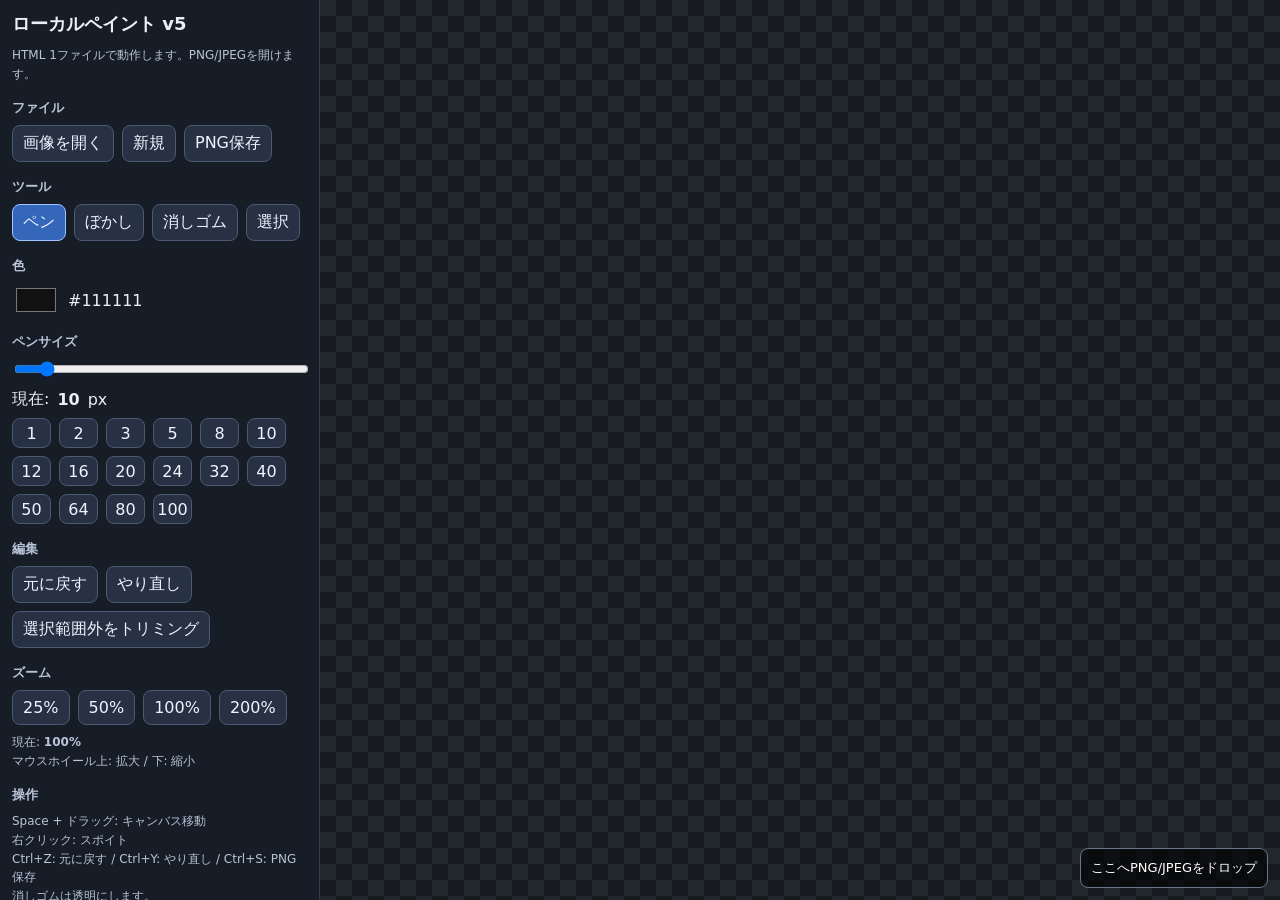
<file: paint_app.html>
<!doctype html>
<html lang="ja">
<head>
<meta charset="utf-8">
<meta name="viewport" content="width=device-width,initial-scale=1">
<title>ローカルペイント v5</title>
<style>
*{box-sizing:border-box}
html,body{margin:0;height:100%;overflow:hidden;font-family:system-ui,-apple-system,"Segoe UI",sans-serif;background:#11151b;color:#eaf0fa}
button,input,textarea{font:inherit}
#app{height:100vh;display:grid;grid-template-columns:320px 1fr}
#panel{background:#171d26;border-right:1px solid #323b4b;padding:12px;overflow:auto}
h1{font-size:18px;margin:0 0 10px}
h2{font-size:13px;margin:16px 0 8px;color:#b8c4d8}
.row{display:flex;gap:8px;align-items:center;flex-wrap:wrap;margin:8px 0}
button{border:1px solid #4b5a72;background:#273143;color:#eef5ff;border-radius:8px;padding:7px 10px;cursor:pointer}
button:hover{filter:brightness(1.15)}
button.active{background:#3467b9;border-color:#9fc4ff}
.small{font-size:12px;line-height:1.55;color:#b8c4d8}
#colorPicker{width:48px;height:34px;border:0;background:transparent}
#sizeRange{width:100%}
.sizeBtn{width:39px;height:30px;padding:2px}
#metaText{width:100%;height:150px;background:#0d1118;color:#cfe2ff;border:1px solid #3a4659;border-radius:8px;padding:8px;font-family:ui-monospace,Consolas,monospace;font-size:11px;resize:vertical}
#stage{
  position:relative;height:100%;overflow:hidden;outline:none;
  background-color:#22262d;
  background-image:
    linear-gradient(45deg,#171a1f 25%,transparent 25%),
    linear-gradient(-45deg,#171a1f 25%,transparent 25%),
    linear-gradient(45deg,transparent 75%,#171a1f 75%),
    linear-gradient(-45deg,transparent 75%,#171a1f 75%);
  background-size:32px 32px;
  background-position:0 0,0 16px,16px -16px,-16px 0;
}
#world{position:absolute;left:0;top:0;transform-origin:0 0}
canvas{position:absolute;left:0;top:0}
#paintCanvas{z-index:1;background:transparent}
#overlayCanvas{z-index:2;pointer-events:none}
#brushCursor{display:none;position:fixed;border:1px solid white;border-radius:50%;box-shadow:0 0 0 1px black;pointer-events:none;z-index:50}
#dropLayer{
  display:none;position:absolute;inset:18px;border:3px dashed #8ebcff;border-radius:16px;
  background:#0009;color:white;z-index:40;align-items:center;justify-content:center;
  font-size:24px;font-weight:700;pointer-events:none;text-align:center
}
#stage.dragging #dropLayer{display:flex}
#hint{position:absolute;right:12px;bottom:12px;z-index:10;background:#0009;color:#fff;border:1px solid #68758b;border-radius:8px;padding:10px;font-size:13px}
#log{white-space:pre-wrap;background:#10151d;border:1px solid #334055;border-radius:8px;padding:8px;min-height:42px}
</style>
</head>
<body>
<div id="app">
  <aside id="panel">
    <h1>ローカルペイント v5</h1>
    <div class="small">HTML 1ファイルで動作します。PNG/JPEGを開けます。</div>

    <h2>ファイル</h2>
    <div class="row">
      <button id="openButton" type="button">画像を開く</button>
      <button id="newButton" type="button">新規</button>
      <button id="saveButton" type="button">PNG保存</button>
      <input id="fileInput" type="file" accept="image/png,image/jpeg,.png,.jpg,.jpeg" hidden>
    </div>

    <h2>ツール</h2>
    <div class="row">
      <button id="toolPen" type="button" class="active">ペン</button>
      <button id="toolBlur" type="button">ぼかし</button>
      <button id="toolEraser" type="button">消しゴム</button>
      <button id="toolSelect" type="button">選択</button>
    </div>

    <h2>色</h2>
    <div class="row">
      <input id="colorPicker" type="color" value="#111111">
      <span id="colorLabel">#111111</span>
    </div>

    <h2>ペンサイズ</h2>
    <input id="sizeRange" type="range" min="1" max="100" value="10">
    <div class="row">現在: <b id="sizeLabel">10</b> px</div>
    <div id="sizeButtons" class="row"></div>

    <h2>編集</h2>
    <div class="row">
      <button id="undoButton" type="button">元に戻す</button>
      <button id="redoButton" type="button">やり直し</button>
      <button id="trimButton" type="button">選択範囲外をトリミング</button>
    </div>

    <h2>ズーム</h2>
    <div class="row">
      <button id="zoom25Button" type="button">25%</button>
      <button id="zoom50Button" type="button">50%</button>
      <button id="zoom100Button" type="button">100%</button>
      <button id="zoom200Button" type="button">200%</button>
    </div>
    <div class="small">現在: <b id="zoomLabel">100%</b><br>マウスホイール上: 拡大 / 下: 縮小</div>

    <h2>操作</h2>
    <div class="small">
      Space + ドラッグ: キャンバス移動<br>
      右クリック: スポイト<br>
      Ctrl+Z: 元に戻す / Ctrl+Y: やり直し / Ctrl+S: PNG保存<br>
      消しゴムは透明にします。
    </div>

    <h2>PNGメタ情報 / チャンク</h2>
    <textarea id="metaText" readonly>PNG未読み込み</textarea>
    <div class="small">v5: tEXt / iTXt / zTXt / eXIf のみ保持します。IDATはCanvasが生成したものだけを使い、重複を防ぎます。</div>

    <h2>ログ</h2>
    <div id="log" class="small">起動しました。Consoleエラーが出ないよう、id直接参照を使わず作成しています。</div>
  </aside>

  <main id="stage" tabindex="0">
    <div id="world">
      <canvas id="paintCanvas" width="900" height="600"></canvas>
      <canvas id="overlayCanvas" width="900" height="600"></canvas>
    </div>
    <div id="dropLayer">PNG/JPEGをドロップして開く</div>
    <div id="hint">ここへPNG/JPEGをドロップ</div>
    <div id="brushCursor"></div>
  </main>
</div>

<script>
(function(){
"use strict";

function $(id){
  const el = document.getElementById(id);
  if(!el) throw new Error("要素が見つかりません: " + id);
  return el;
}

const el = {
  stage: $("stage"),
  world: $("world"),
  paint: $("paintCanvas"),
  overlay: $("overlayCanvas"),
  cursor: $("brushCursor"),
  openButton: $("openButton"),
  newButton: $("newButton"),
  saveButton: $("saveButton"),
  fileInput: $("fileInput"),
  colorPicker: $("colorPicker"),
  colorLabel: $("colorLabel"),
  sizeRange: $("sizeRange"),
  sizeLabel: $("sizeLabel"),
  sizeButtons: $("sizeButtons"),
  metaText: $("metaText"),
  log: $("log"),
  undoButton: $("undoButton"),
  redoButton: $("redoButton"),
  trimButton: $("trimButton"),
  zoomLabel: $("zoomLabel"),
  zoom25Button: $("zoom25Button"),
  zoom50Button: $("zoom50Button"),
  zoom100Button: $("zoom100Button"),
  zoom200Button: $("zoom200Button"),
  toolPen: $("toolPen"),
  toolBlur: $("toolBlur"),
  toolEraser: $("toolEraser"),
  toolSelect: $("toolSelect")
};

const ctx = el.paint.getContext("2d", {willReadFrequently:true});
const octx = el.overlay.getContext("2d");

const state = {
  tool: "pen",
  color: "#111111",
  size: 10,
  panX: 40,
  panY: 40,
  scale: 1,
  space: false,
  drawing: false,
  panning: false,
  selecting: false,
  lastPoint: null,
  selectStart: null,
  selectRect: null,
  undo: [],
  redo: [],
  keptChunks: [],
  dragCounter: 0
};

function log(msg){
  el.log.textContent = msg;
}

function setCanvasSize(w,h){
  const oldW = el.paint.width;
  const oldH = el.paint.height;
  el.paint.width = Math.max(1, Math.floor(w));
  el.paint.height = Math.max(1, Math.floor(h));
  el.overlay.width = el.paint.width;
  el.overlay.height = el.paint.height;
  el.world.style.width = el.paint.width + "px";
  el.world.style.height = el.paint.height + "px";
  if(oldW !== el.paint.width || oldH !== el.paint.height) drawOverlay();
}

function updateTransform(){
  el.world.style.transform = "translate(" + state.panX + "px," + state.panY + "px) scale(" + state.scale + ")";
  el.zoomLabel.textContent = Math.round(state.scale * 100) + "%";
}

function zoomAt(clientX, clientY, newScale){
  const oldScale = state.scale;
  newScale = Math.max(0.05, Math.min(16, newScale));
  if(Math.abs(newScale - oldScale) < 0.0001) return;

  // 画面上のマウス位置を基準に、同じ画像上の点がマウス下に残るようpanを補正
  const worldX = (clientX - state.panX) / oldScale;
  const worldY = (clientY - state.panY) / oldScale;
  state.scale = newScale;
  state.panX = clientX - worldX * newScale;
  state.panY = clientY - worldY * newScale;
  updateTransform();
  updateCursor();
}

function zoomToPercent(percent){
  const rect = el.stage.getBoundingClientRect();
  zoomAt(rect.left + rect.width / 2, rect.top + rect.height / 2, percent / 100);
}

function setTool(name){
  state.tool = name;
  const buttons = [el.toolPen, el.toolBlur, el.toolEraser, el.toolSelect];
  buttons.forEach(b => b.classList.remove("active"));
  if(name === "pen") el.toolPen.classList.add("active");
  if(name === "blur") el.toolBlur.classList.add("active");
  if(name === "eraser") el.toolEraser.classList.add("active");
  if(name === "select") el.toolSelect.classList.add("active");
  log("ツール: " + name);
}

function setSize(v){
  state.size = Math.max(1, Math.min(100, Number(v) || 1));
  el.sizeRange.value = String(state.size);
  el.sizeLabel.textContent = String(state.size);
}

function makeSizeButtons(){
  [1,2,3,5,8,10,12,16,20,24,32,40,50,64,80,100].forEach(v => {
    const b = document.createElement("button");
    b.type = "button";
    b.className = "sizeBtn";
    b.textContent = String(v);
    b.addEventListener("click", () => setSize(v));
    el.sizeButtons.appendChild(b);
  });
}

function canvasPoint(ev){
  const r = el.paint.getBoundingClientRect();
  return {
    x: (ev.clientX - r.left) * (el.paint.width / r.width),
    y: (ev.clientY - r.top) * (el.paint.height / r.height)
  };
}

function pushUndo(){
  try{
    state.undo.push(ctx.getImageData(0,0,el.paint.width,el.paint.height));
    if(state.undo.length > 30) state.undo.shift();
    state.redo.length = 0;
  }catch(err){
    log("Undo保存に失敗: " + err.message);
  }
}

function restoreImageData(img){
  setCanvasSize(img.width, img.height);
  ctx.putImageData(img,0,0);
  drawOverlay();
}

function undo(){
  if(state.undo.length <= 1) return;
  const current = state.undo.pop();
  state.redo.push(current);
  restoreImageData(state.undo[state.undo.length - 1]);
  log("元に戻しました");
}

function redo(){
  if(state.redo.length === 0) return;
  const img = state.redo.pop();
  state.undo.push(img);
  restoreImageData(img);
  log("やり直しました");
}

function drawDot(p){
  if(state.tool === "blur"){
    blurAt(p.x,p.y);
    return;
  }
  ctx.save();
  ctx.lineCap = "round";
  ctx.lineJoin = "round";
  ctx.lineWidth = state.size;
  if(state.tool === "eraser"){
    ctx.globalCompositeOperation = "destination-out";
    ctx.strokeStyle = "rgba(0,0,0,1)";
  }else{
    ctx.globalCompositeOperation = "source-over";
    ctx.strokeStyle = state.color;
  }
  ctx.beginPath();
  ctx.moveTo(p.x,p.y);
  ctx.lineTo(p.x + 0.01,p.y + 0.01);
  ctx.stroke();
  ctx.restore();
}

function drawLine(a,b){
  if(state.tool === "blur"){
    blurAt(b.x,b.y);
    return;
  }
  ctx.save();
  ctx.lineCap = "round";
  ctx.lineJoin = "round";
  ctx.lineWidth = state.size;
  if(state.tool === "eraser"){
    ctx.globalCompositeOperation = "destination-out";
    ctx.strokeStyle = "rgba(0,0,0,1)";
  }else{
    ctx.globalCompositeOperation = "source-over";
    ctx.strokeStyle = state.color;
  }
  ctx.beginPath();
  ctx.moveTo(a.x,a.y);
  ctx.lineTo(b.x,b.y);
  ctx.stroke();
  ctx.restore();
}

function blurAt(x,y){
  const radius = Math.max(2, Math.floor(state.size / 2));
  const sx = Math.max(0, Math.floor(x - radius));
  const sy = Math.max(0, Math.floor(y - radius));
  const sw = Math.min(el.paint.width - sx, radius * 2);
  const sh = Math.min(el.paint.height - sy, radius * 2);
  if(sw <= 2 || sh <= 2) return;
  const img = ctx.getImageData(sx,sy,sw,sh);
  const d = img.data;
  const src = new Uint8ClampedArray(d);
  for(let yy=1; yy<sh-1; yy++){
    for(let xx=1; xx<sw-1; xx++){
      let r=0,g=0,b=0,a=0,n=0;
      for(let oy=-1; oy<=1; oy++){
        for(let ox=-1; ox<=1; ox++){
          const i = ((yy+oy)*sw + (xx+ox)) * 4;
          r += src[i]; g += src[i+1]; b += src[i+2]; a += src[i+3]; n++;
        }
      }
      const j = (yy*sw + xx) * 4;
      d[j] = r/n; d[j+1] = g/n; d[j+2] = b/n; d[j+3] = a/n;
    }
  }
  ctx.putImageData(img,sx,sy);
}

function drawOverlay(){
  octx.clearRect(0,0,el.overlay.width,el.overlay.height);
  const r = state.selectRect;
  if(!r) return;
  octx.save();
  octx.setLineDash([6,4]);
  octx.lineWidth = 1;
  octx.strokeStyle = "#5db1ff";
  octx.fillStyle = "rgba(80,160,255,0.12)";
  octx.fillRect(r.x,r.y,r.w,r.h);
  octx.strokeRect(r.x,r.y,r.w,r.h);
  octx.restore();
}

function updateCursor(ev){
  const diameter = Math.max(1, state.size * state.scale);
  el.cursor.style.width = diameter + "px";
  el.cursor.style.height = diameter + "px";
  if(ev){
    el.cursor.style.left = (ev.clientX - diameter / 2) + "px";
    el.cursor.style.top = (ev.clientY - diameter / 2) + "px";
  }
}

function isImageFile(file){
  if(!file) return false;
  const name = (file.name || "").toLowerCase();
  return file.type === "image/png" || file.type === "image/jpeg" ||
         name.endsWith(".png") || name.endsWith(".jpg") || name.endsWith(".jpeg");
}

async function loadFile(file){
  if(!isImageFile(file)){
    alert("PNGまたはJPEGファイルを指定してください。");
    return;
  }
  log("読み込み中: " + file.name);
  const buffer = await file.arrayBuffer();
  state.keptChunks = [];
  if(file.type === "image/png" || file.name.toLowerCase().endsWith(".png")){
    const chunks = parsePngChunks(new Uint8Array(buffer));
    const keepTypes = new Set(["tEXt","iTXt","zTXt","eXIf"]);
    state.keptChunks = chunks.filter(c => keepTypes.has(c.type));

    const lines = [];
    lines.push("v5保持対象: tEXt / iTXt / zTXt / eXIf のみ");
    lines.push("IDATは保存時にCanvas生成分のみ使用します。");
    lines.push("");
    for(const c of chunks){
      lines.push(c.type + "  " + c.data.length + " bytes" + (keepTypes.has(c.type) ? "  (保存時保持)" : "  (保存時除外)"));
    }
    el.metaText.value = lines.join("\n") || "PNGチャンクを解析できませんでした";
  }else{
    el.metaText.value = "JPEG読み込み: PNGチャンクはありません";
  }

  const url = URL.createObjectURL(file);
  const img = new Image();
  img.onload = () => {
    setCanvasSize(img.naturalWidth, img.naturalHeight);
    ctx.clearRect(0,0,el.paint.width,el.paint.height);
    ctx.drawImage(img,0,0);
    URL.revokeObjectURL(url);
    state.selectRect = null;
    state.undo.length = 0;
    state.redo.length = 0;
    pushUndo();
    drawOverlay();
    log("読み込み完了: " + file.name + " / " + el.paint.width + "x" + el.paint.height);
  };
  img.onerror = () => {
    URL.revokeObjectURL(url);
    alert("画像を読み込めませんでした。");
    log("画像読み込み失敗");
  };
  img.src = url;
}

function trimToSelection(){
  const r = state.selectRect;
  if(!r || r.w < 1 || r.h < 1){
    alert("選択範囲がありません。");
    return;
  }
  const x = Math.max(0, Math.floor(r.x));
  const y = Math.max(0, Math.floor(r.y));
  const w = Math.min(el.paint.width - x, Math.floor(r.w));
  const h = Math.min(el.paint.height - y, Math.floor(r.h));
  const img = ctx.getImageData(x,y,w,h);
  setCanvasSize(w,h);
  ctx.putImageData(img,0,0);
  state.selectRect = null;
  pushUndo();
  drawOverlay();
  log("トリミングしました");
}

function newCanvas(){
  if(!confirm("新規キャンバスにしますか？")) return;
  setCanvasSize(900,600);
  ctx.clearRect(0,0,el.paint.width,el.paint.height);
  state.selectRect = null;
  state.keptChunks = [];
  state.undo.length = 0;
  state.redo.length = 0;
  el.metaText.value = "PNG未読み込み";
  pushUndo();
  drawOverlay();
  log("新規キャンバス");
}

/* PNG chunk functions */
function parsePngChunks(bytes){
  const sig = [137,80,78,71,13,10,26,10];
  if(bytes.length < 8) return [];
  for(let i=0;i<8;i++) if(bytes[i] !== sig[i]) return [];
  let p = 8;
  const out = [];
  while(p + 12 <= bytes.length){
    const len = ((bytes[p]<<24) | (bytes[p+1]<<16) | (bytes[p+2]<<8) | bytes[p+3]) >>> 0;
    p += 4;
    if(p + 4 + len + 4 > bytes.length) break;
    const type = String.fromCharCode(bytes[p],bytes[p+1],bytes[p+2],bytes[p+3]);
    p += 4;
    const data = bytes.slice(p,p+len);
    p += len;
    const crc = bytes.slice(p,p+4);
    p += 4;
    out.push({type:type,data:data,crc:crc});
    if(type === "IEND") break;
  }
  return out;
}

function u32(n){
  return new Uint8Array([(n>>>24)&255,(n>>>16)&255,(n>>>8)&255,n&255]);
}

function concatArrays(arrs){
  const len = arrs.reduce((s,a) => s + a.length, 0);
  const out = new Uint8Array(len);
  let p = 0;
  for(const a of arrs){ out.set(a,p); p += a.length; }
  return out;
}

const crcTable = (() => {
  const table = [];
  for(let n=0;n<256;n++){
    let c = n;
    for(let k=0;k<8;k++) c = (c & 1) ? (0xedb88320 ^ (c >>> 1)) : (c >>> 1);
    table[n] = c >>> 0;
  }
  return table;
})();

function crc32(bytes){
  let c = 0xffffffff;
  for(let i=0;i<bytes.length;i++) c = crcTable[(c ^ bytes[i]) & 255] ^ (c >>> 8);
  return (c ^ 0xffffffff) >>> 0;
}

function makeChunk(type,data){
  const typeBytes = new TextEncoder().encode(type);
  const crcBytes = concatArrays([typeBytes,data]);
  return concatArrays([u32(data.length),typeBytes,data,u32(crc32(crcBytes))]);
}

function dataUrlToBytes(dataUrl){
  const base64 = dataUrl.split(",")[1];
  const bin = atob(base64);
  const out = new Uint8Array(bin.length);
  for(let i=0;i<bin.length;i++) out[i] = bin.charCodeAt(i);
  return out;
}

function injectKeptChunks(pngBytes){
  // v5: 保存時PNGを再解析し、IHDR直後にメタ情報チャンクだけを挿入する。
  // IDATはCanvasが生成した新PNGのものだけを使うため、元PNG由来のIDAT重複は起きない。
  const generated = parsePngChunks(pngBytes);
  if(generated.length === 0 || state.keptChunks.length === 0) return pngBytes;

  const keepTypes = new Set(["tEXt","iTXt","zTXt","eXIf"]);
  const cleanKept = state.keptChunks.filter(c => keepTypes.has(c.type));

  // 同一type+dataの重複を防ぐ
  const seen = new Set();
  const uniqueKept = [];
  for(const c of cleanKept){
    const key = c.type + ":" + Array.from(c.data).join(",");
    if(!seen.has(key)){
      seen.add(key);
      uniqueKept.push(c);
    }
  }
  if(uniqueKept.length === 0) return pngBytes;

  const parts = [pngBytes.slice(0,8)];
  for(const c of generated){
    parts.push(makeChunk(c.type,c.data));
    if(c.type === "IHDR"){
      for(const k of uniqueKept){
        parts.push(makeChunk(k.type,k.data));
      }
    }
  }
  return concatArrays(parts);
}

function savePng(){
  const base = dataUrlToBytes(el.paint.toDataURL("image/png"));
  const out = injectKeptChunks(base);
  const blob = new Blob([out], {type:"image/png"});
  const a = document.createElement("a");
  a.href = URL.createObjectURL(blob);
  a.download = "paint_output.png";
  document.body.appendChild(a);
  a.click();
  a.remove();
  setTimeout(() => URL.revokeObjectURL(a.href), 1000);
  log("PNG保存しました");
}

/* pointer events */
el.stage.addEventListener("contextmenu", ev => {
  ev.preventDefault();
  const p = canvasPoint(ev);
  const x = Math.max(0, Math.min(el.paint.width - 1, Math.floor(p.x)));
  const y = Math.max(0, Math.min(el.paint.height - 1, Math.floor(p.y)));
  const d = ctx.getImageData(x,y,1,1).data;
  const hex = "#" + [d[0],d[1],d[2]].map(v => v.toString(16).padStart(2,"0")).join("");
  state.color = hex;
  el.colorPicker.value = hex;
  el.colorLabel.textContent = hex;
  log("スポイト: " + hex);
});

el.stage.addEventListener("pointerdown", ev => {
  el.stage.focus();
  el.stage.setPointerCapture(ev.pointerId);
  if(state.space || ev.button === 1){
    state.panning = true;
    state.lastPoint = {x:ev.clientX,y:ev.clientY};
    ev.preventDefault();
    return;
  }
  if(ev.button !== 0) return;
  const p = canvasPoint(ev);
  if(state.tool === "select"){
    state.selecting = true;
    state.selectStart = p;
    state.selectRect = {x:p.x,y:p.y,w:0,h:0};
    drawOverlay();
    return;
  }
  state.drawing = true;
  state.lastPoint = p;
  drawDot(p);
});

el.stage.addEventListener("pointermove", ev => {
  updateCursor(ev);
  if(state.panning){
    state.panX += ev.clientX - state.lastPoint.x;
    state.panY += ev.clientY - state.lastPoint.y;
    state.lastPoint = {x:ev.clientX,y:ev.clientY};
    updateTransform();
    return;
  }
  const p = canvasPoint(ev);
  if(state.selecting){
    state.selectRect = {
      x: Math.min(state.selectStart.x,p.x),
      y: Math.min(state.selectStart.y,p.y),
      w: Math.abs(p.x - state.selectStart.x),
      h: Math.abs(p.y - state.selectStart.y)
    };
    drawOverlay();
    return;
  }
  if(state.drawing){
    drawLine(state.lastPoint,p);
    state.lastPoint = p;
  }
});

function finishPointer(){
  if(state.drawing || state.selecting) pushUndo();
  state.drawing = false;
  state.panning = false;
  state.selecting = false;
}
el.stage.addEventListener("pointerup", finishPointer);
el.stage.addEventListener("pointercancel", finishPointer);
el.stage.addEventListener("pointerenter", ev => { el.cursor.style.display = "block"; updateCursor(ev); });
el.stage.addEventListener("pointerleave", () => { el.cursor.style.display = "none"; });

/* UI events */
el.toolPen.addEventListener("click", () => setTool("pen"));
el.toolBlur.addEventListener("click", () => setTool("blur"));
el.toolEraser.addEventListener("click", () => setTool("eraser"));
el.toolSelect.addEventListener("click", () => setTool("select"));

el.colorPicker.addEventListener("input", ev => {
  state.color = ev.target.value;
  el.colorLabel.textContent = state.color;
});
el.sizeRange.addEventListener("input", ev => setSize(ev.target.value));
el.undoButton.addEventListener("click", undo);
el.redoButton.addEventListener("click", redo);
el.trimButton.addEventListener("click", trimToSelection);
el.newButton.addEventListener("click", newCanvas);
el.saveButton.addEventListener("click", savePng);

el.openButton.addEventListener("click", () => {
  el.fileInput.click();
});
el.fileInput.addEventListener("change", () => {
  const file = el.fileInput.files && el.fileInput.files[0];
  if(file) loadFile(file);
  el.fileInput.value = "";
});

el.zoom25Button.addEventListener("click", () => zoomToPercent(25));
el.zoom50Button.addEventListener("click", () => zoomToPercent(50));
el.zoom100Button.addEventListener("click", () => zoomToPercent(100));
el.zoom200Button.addEventListener("click", () => zoomToPercent(200));

el.stage.addEventListener("wheel", ev => {
  ev.preventDefault();
  const factor = ev.deltaY < 0 ? 1.1 : 1 / 1.1;
  zoomAt(ev.clientX, ev.clientY, state.scale * factor);
}, {passive:false});

document.addEventListener("keydown", ev => {
  if(ev.code === "Space"){
    state.space = true;
    ev.preventDefault();
  }
  if(ev.ctrlKey && ev.key.toLowerCase() === "z"){
    ev.preventDefault();
    undo();
  }
  if(ev.ctrlKey && ev.key.toLowerCase() === "y"){
    ev.preventDefault();
    redo();
  }
  if(ev.ctrlKey && ev.key.toLowerCase() === "s"){
    ev.preventDefault();
    savePng();
  }
});
document.addEventListener("keyup", ev => {
  if(ev.code === "Space") state.space = false;
});

/* Drag & Drop.
   windowのcapture段階で止めるため、画像ファイルが file:///... として開かれる挙動を抑止する。 */
function stopFileOpen(ev){
  ev.preventDefault();
  ev.stopPropagation();
  if(ev.dataTransfer) ev.dataTransfer.dropEffect = "copy";
}

["dragenter","dragover","dragleave","drop"].forEach(type => {
  window.addEventListener(type, ev => {
    stopFileOpen(ev);
    if(type === "dragenter"){
      state.dragCounter++;
      el.stage.classList.add("dragging");
    }else if(type === "dragover"){
      el.stage.classList.add("dragging");
    }else if(type === "dragleave"){
      state.dragCounter = Math.max(0, state.dragCounter - 1);
      if(state.dragCounter === 0) el.stage.classList.remove("dragging");
    }else if(type === "drop"){
      state.dragCounter = 0;
      el.stage.classList.remove("dragging");
      const files = ev.dataTransfer && ev.dataTransfer.files ? Array.from(ev.dataTransfer.files) : [];
      const file = files.find(isImageFile);
      if(file) loadFile(file);
      else if(files.length) alert("PNGまたはJPEGファイルをドロップしてください。");
    }
  }, true);
});

/* init */
makeSizeButtons();
setSize(10);
setCanvasSize(900,600);
updateTransform();
pushUndo();
log("v5起動完了。");

window.addEventListener("error", ev => {
  log("JavaScriptエラー: " + ev.message);
});

})();
</script>
</body>
</html>
</file>
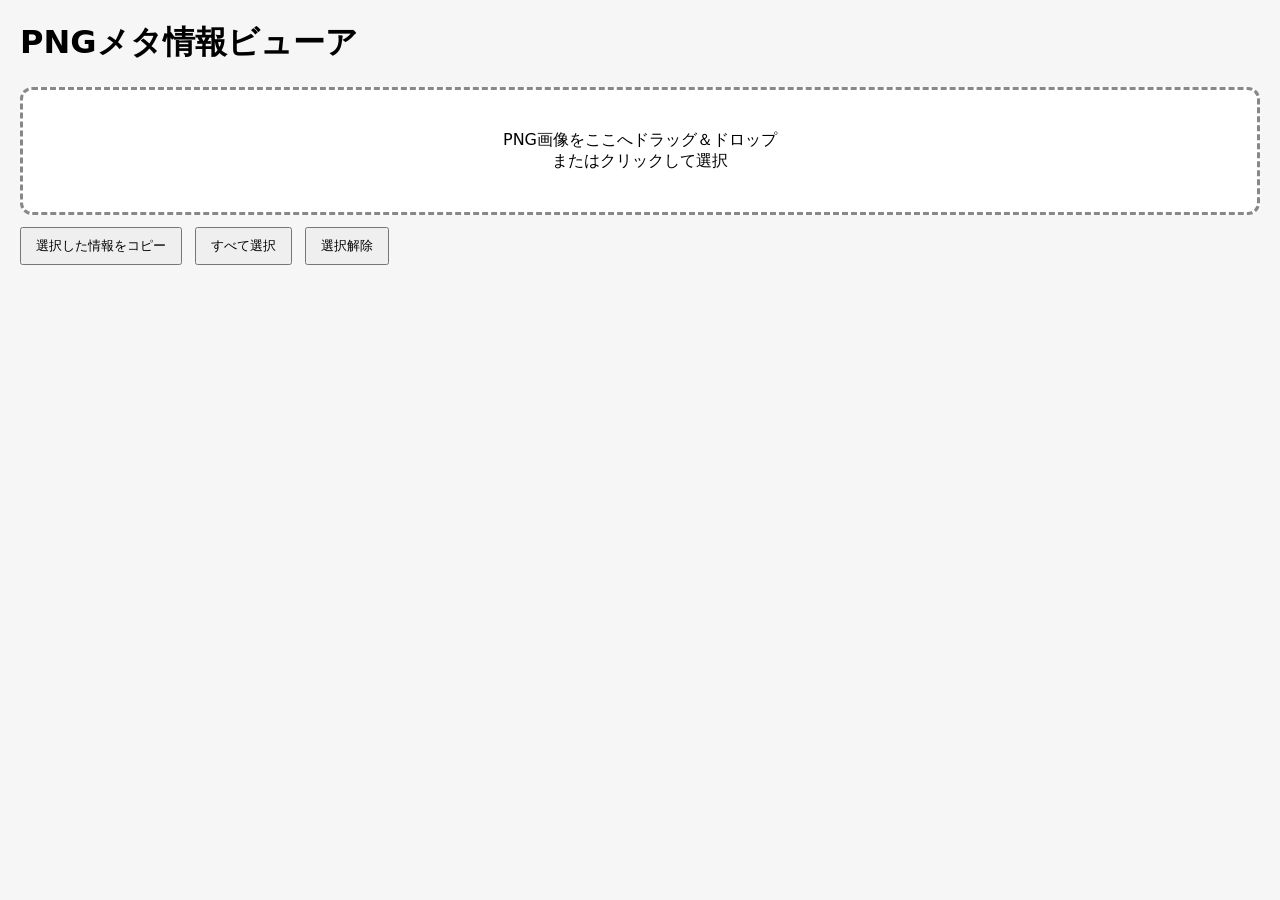
<file: png_metadata_viewer.html>
<!doctype html>
<html lang="ja">
<head>
<meta charset="utf-8">
<title>PNGメタ情報ビューア</title>
<style>
body {
  font-family: system-ui, sans-serif;
  margin: 20px;
  background: #f6f6f6;
}
#dropZone {
  border: 3px dashed #888;
  border-radius: 12px;
  padding: 40px;
  text-align: center;
  background: white;
  cursor: pointer;
}
#dropZone.dragover {
  background: #e8f2ff;
  border-color: #2678d9;
}
button {
  margin: 12px 8px 12px 0;
  padding: 8px 14px;
}
table {
  width: 100%;
  border-collapse: collapse;
  background: white;
}
th, td {
  border: 1px solid #ccc;
  padding: 6px 8px;
  vertical-align: top;
}
th {
  background: #eee;
}
pre {
  white-space: pre-wrap;
  word-break: break-all;
  margin: 0;
}
#message {
  margin: 10px 0;
}
</style>
</head>
<body>

<h1>PNGメタ情報ビューア</h1>

<div id="dropZone">
  PNG画像をここへドラッグ＆ドロップ<br>
  またはクリックして選択
</div>

<input id="fileInput" type="file" accept="image/png" hidden>

<div>
  <button id="copySelected">選択した情報をコピー</button>
  <button id="selectAll">すべて選択</button>
  <button id="clearSelect">選択解除</button>
</div>

<div id="message"></div>
<div id="basicInfo"></div>
<table id="chunkTable"></table>

<script>
const dropZone = document.getElementById("dropZone");
const fileInput = document.getElementById("fileInput");
const message = document.getElementById("message");
const basicInfo = document.getElementById("basicInfo");
const chunkTable = document.getElementById("chunkTable");

let parsedChunks = [];

dropZone.addEventListener("click", () => fileInput.click());

fileInput.addEventListener("change", () => {
  if (fileInput.files.length > 0) {
    handleFile(fileInput.files[0]);
  }
});

dropZone.addEventListener("dragover", e => {
  e.preventDefault();
  dropZone.classList.add("dragover");
});

dropZone.addEventListener("dragleave", () => {
  dropZone.classList.remove("dragover");
});

dropZone.addEventListener("drop", e => {
  e.preventDefault();
  dropZone.classList.remove("dragover");

  const file = e.dataTransfer.files[0];
  if (file) handleFile(file);
});

async function handleFile(file) {
  message.textContent = "";
  basicInfo.innerHTML = "";
  chunkTable.innerHTML = "";
  parsedChunks = [];

  if (file.type !== "image/png" && !file.name.toLowerCase().endsWith(".png")) {
    message.textContent = "PNGファイルを選択してください。";
    return;
  }

  const buffer = await file.arrayBuffer();
  const bytes = new Uint8Array(buffer);

  if (!isPng(bytes)) {
    message.textContent = "PNG形式ではありません。";
    return;
  }

  parsedChunks = parsePngChunks(buffer);

  basicInfo.innerHTML = `
    <h2>ファイル情報</h2>
    <pre>${escapeHtml(
`ファイル名: ${file.name}
サイズ: ${file.size} bytes
MIMEタイプ: ${file.type || "(不明)"}
更新日時: ${new Date(file.lastModified).toLocaleString()}`
    )}</pre>
  `;

  renderChunks(parsedChunks);
}

function isPng(bytes) {
  const sig = [137, 80, 78, 71, 13, 10, 26, 10];
  return sig.every((v, i) => bytes[i] === v);
}

function parsePngChunks(buffer) {
  const view = new DataView(buffer);
  const bytes = new Uint8Array(buffer);
  const chunks = [];
  let pos = 8;

  while (pos + 12 <= buffer.byteLength) {
    const length = view.getUint32(pos);
    const type = ascii(bytes.slice(pos + 4, pos + 8));
    const dataStart = pos + 8;
    const dataEnd = dataStart + length;
    const crc = view.getUint32(dataEnd);

    if (dataEnd + 4 > buffer.byteLength) break;

    const data = bytes.slice(dataStart, dataEnd);

    chunks.push({
      index: chunks.length + 1,
      type,
      length,
      offset: pos,
      crc: "0x" + crc.toString(16).padStart(8, "0").toUpperCase(),
      detail: getChunkDetail(type, data)
    });

    pos = dataEnd + 4;

    if (type === "IEND") break;
  }

  return chunks;
}

function getChunkDetail(type, data) {
  if (type === "IHDR" && data.length >= 13) {
    const view = new DataView(data.buffer, data.byteOffset, data.byteLength);
    return [
      `幅: ${view.getUint32(0)} px`,
      `高さ: ${view.getUint32(4)} px`,
      `ビット深度: ${data[8]}`,
      `カラータイプ: ${data[9]}`,
      `圧縮方式: ${data[10]}`,
      `フィルター方式: ${data[11]}`,
      `インターレース: ${data[12]}`
    ].join("\n");
  }

  if (type === "tEXt") {
    const zero = data.indexOf(0);
    if (zero >= 0) {
      const key = latin1(data.slice(0, zero));
      const value = latin1(data.slice(zero + 1));
      return `キーワード: ${key}\n値:\n${value}`;
    }
  }

  if (type === "iTXt") {
    return decodeTextLike(data);
  }

  if (type === "zTXt") {
    return "zTXt: 圧縮テキストチャンクです。このサンプルでは展開表示していません。";
  }

  if (type === "pHYs" && data.length >= 9) {
    const view = new DataView(data.buffer, data.byteOffset, data.byteLength);
    const x = view.getUint32(0);
    const y = view.getUint32(4);
    const unit = data[8] === 1 ? "meter" : "unknown";

    let dpi = "";
    if (data[8] === 1) {
      dpi = `\nDPI目安: X=${(x * 0.0254).toFixed(2)}, Y=${(y * 0.0254).toFixed(2)}`;
    }

    return `X pixels/unit: ${x}\nY pixels/unit: ${y}\n単位: ${unit}${dpi}`;
  }

  if (type === "tIME" && data.length === 7) {
    const view = new DataView(data.buffer, data.byteOffset, data.byteLength);
    return `更新日時: ${view.getUint16(0)}-${data[2]}-${data[3]} ${data[4]}:${data[5]}:${data[6]} UTC`;
  }

  if (type === "gAMA" && data.length === 4) {
    const view = new DataView(data.buffer, data.byteOffset, data.byteLength);
    return `ガンマ値: ${view.getUint32(0) / 100000}`;
  }

  if (type === "sRGB" && data.length === 1) {
    const names = ["Perceptual", "Relative colorimetric", "Saturation", "Absolute colorimetric"];
    return `レンダリング意図: ${names[data[0]] || data[0]}`;
  }

  return "";
}

function decodeTextLike(data) {
  try {
    return new TextDecoder("utf-8").decode(data);
  } catch {
    return "";
  }
}

function ascii(bytes) {
  return Array.from(bytes).map(b => String.fromCharCode(b)).join("");
}

function latin1(bytes) {
  return Array.from(bytes).map(b => String.fromCharCode(b)).join("");
}

function renderChunks(chunks) {
  chunkTable.innerHTML = `
    <thead>
      <tr>
        <th>選択</th>
        <th>#</th>
        <th>チャンク</th>
        <th>長さ</th>
        <th>位置</th>
        <th>CRC</th>
        <th>詳細</th>
      </tr>
    </thead>
    <tbody>
      ${chunks.map(c => `
        <tr>
          <td><input type="checkbox" class="chunkCheck" data-index="${c.index - 1}"></td>
          <td>${c.index}</td>
          <td>${escapeHtml(c.type)}</td>
          <td>${c.length}</td>
          <td>${c.offset}</td>
          <td>${c.crc}</td>
          <td><pre>${escapeHtml(c.detail)}</pre></td>
        </tr>
      `).join("")}
    </tbody>
  `;
}

document.getElementById("copySelected").addEventListener("click", async () => {
  const selected = [...document.querySelectorAll(".chunkCheck:checked")]
    .map(cb => parsedChunks[Number(cb.dataset.index)]);

  if (selected.length === 0) {
    message.textContent = "コピーするチャンクを選択してください。";
    return;
  }

  const text = selected.map(c =>
`#${c.index} ${c.type}
Length: ${c.length}
Offset: ${c.offset}
CRC: ${c.crc}
${c.detail ? "Detail:\n" + c.detail : ""}`
  ).join("\n\n---\n\n");

  await navigator.clipboard.writeText(text);
  message.textContent = "選択した情報をクリップボードにコピーしました。";
});

document.getElementById("selectAll").addEventListener("click", () => {
  document.querySelectorAll(".chunkCheck").forEach(cb => cb.checked = true);
});

document.getElementById("clearSelect").addEventListener("click", () => {
  document.querySelectorAll(".chunkCheck").forEach(cb => cb.checked = false);
});

function escapeHtml(str) {
  return String(str).replace(/[&<>"']/g, s => ({
    "&": "&amp;",
    "<": "&lt;",
    ">": "&gt;",
    '"': "&quot;",
    "'": "&#39;"
  }[s]));
}
</script>

</body>
</html>
</file>
<file: 360_webpage_html/styles.css>
:root {
  --ink: #f4f1e9;
  --muted: #a7a8a5;
  --night: #0a0b0c;
}

* {
  box-sizing: border-box;
}

html {
  background: var(--night);
  scroll-behavior: smooth;
}

body {
  margin: 0;
  background: var(--night);
  color: var(--ink);
  font-family: "Yu Gothic", "Hiragino Kaku Gothic ProN", "Noto Sans JP", Arial, sans-serif;
  overflow-x: hidden;
}

noscript {
  position: fixed;
  z-index: 100;
  right: 16px;
  bottom: 16px;
  max-width: 360px;
  padding: 14px 18px;
  border: 1px solid rgba(255,255,255,0.2);
  background: #17191a;
  color: #f4f1e9;
  font-size: 13px;
  line-height: 1.7;
}

a {
  color: inherit;
  text-decoration: none;
}

.site-header {
  position: fixed;
  z-index: 20;
  top: 0;
  left: 0;
  width: 100%;
  display: flex;
  justify-content: space-between;
  align-items: center;
  padding: 26px 38px;
  mix-blend-mode: difference;
  pointer-events: none;
}

.brand {
  display: flex;
  align-items: center;
  gap: 12px;
  font-size: 11px;
  font-weight: 700;
  letter-spacing: 0.18em;
  pointer-events: auto;
}

.brand-mark {
  width: 8px;
  height: 8px;
  border: 1px solid currentColor;
  border-radius: 50%;
  box-shadow: inset 0 0 0 2px #0a0b0c;
  background: currentColor;
}

.header-note {
  color: #c8c8c8;
  font-family: monospace;
  font-size: 9px;
  letter-spacing: 0.17em;
}

.hero {
  position: relative;
  min-height: 100vh;
  min-height: 100svh;
  display: flex;
  flex-direction: column;
  justify-content: center;
  padding: 110px 9vw 80px;
  background:
    radial-gradient(circle at 73% 40%, rgba(140, 255, 93, 0.12), transparent 25%),
    linear-gradient(145deg, #121516 0%, #08090a 58%, #111312 100%);
  isolation: isolate;
  overflow: hidden;
}

.hero::before {
  content: "";
  position: absolute;
  inset: 0;
  z-index: -1;
  opacity: 0.16;
  background-image: repeating-linear-gradient(90deg, transparent 0, transparent calc(12.5vw - 1px), #9da5a0 calc(12.5vw - 1px), #9da5a0 12.5vw);
}

.hero-orbit {
  position: absolute;
  border: 1px solid rgba(232, 255, 220, 0.12);
  border-radius: 50%;
  pointer-events: none;
}

.orbit-one {
  right: -14vw;
  top: -26vw;
  width: 67vw;
  aspect-ratio: 1;
}

.orbit-two {
  right: 8vw;
  top: 17vh;
  width: 28vw;
  aspect-ratio: 1;
}

.hero-kicker {
  margin: 0 0 34px;
  color: #b9ff62;
  font-family: monospace;
  font-size: 10px;
  letter-spacing: 0.22em;
}

.hero h1 {
  margin: 0;
  max-width: 1000px;
  font-size: clamp(54px, 8.3vw, 132px);
  font-weight: 700;
  line-height: 0.96;
  letter-spacing: -0.075em;
}

.hero h1 em {
  color: transparent;
  -webkit-text-stroke: 1px rgba(244, 241, 233, 0.82);
  font-style: normal;
}

.hero-lead {
  margin: 44px 0 0;
  color: #b5b6b3;
  font-size: clamp(13px, 1.05vw, 16px);
  line-height: 2;
}

.start-link {
  position: absolute;
  right: 9vw;
  bottom: 9vh;
  display: flex;
  align-items: center;
  gap: 18px;
  font-size: 12px;
  letter-spacing: 0.1em;
}

.start-link i {
  width: 54px;
  height: 54px;
  display: grid;
  place-items: center;
  border: 1px solid rgba(255,255,255,0.3);
  border-radius: 50%;
  color: #b9ff62;
  font-style: normal;
  transition: transform 180ms ease, background 180ms ease;
}

.start-link:hover i {
  transform: translateY(5px);
  background: rgba(185, 255, 98, 0.12);
}

.hero-count {
  position: absolute;
  right: 3vw;
  top: 21vh;
  color: rgba(255, 255, 255, 0.04);
  font-family: Georgia, serif;
  font-size: 28vw;
  line-height: 1;
  z-index: -1;
}

.scroll-scene {
  position: relative;
  height: 300vh;
  height: 300svh;
  background: #0a0b0c;
}

.scene-sticky {
  position: sticky;
  top: 0;
  height: 100vh;
  height: 100svh;
  display: grid;
  grid-template-columns: minmax(290px, 0.85fr) minmax(300px, 1.15fr);
  align-items: center;
  gap: 7vw;
  padding: 9vh 9vw 7vh;
  overflow: hidden;
  isolation: isolate;
}

.scene-sticky::after {
  content: "";
  position: absolute;
  inset: 0;
  z-index: -3;
  background-image:
    linear-gradient(rgba(255, 255, 255, 0.035) 1px, transparent 1px),
    linear-gradient(90deg, rgba(255, 255, 255, 0.035) 1px, transparent 1px);
  background-size: 9vw 9vw;
  mask-image: linear-gradient(to right, black, transparent 80%);
}

.ambient-glow {
  position: absolute;
  z-index: -2;
  left: -16vw;
  top: 12%;
  width: 58vw;
  aspect-ratio: 1;
  border-radius: 50%;
  filter: blur(90px);
  opacity: 0.14;
}

.tint-lime .ambient-glow { background: #93ff45; }
.tint-amber .ambient-glow { background: #ff914d; }
.tint-cyan .ambient-glow { background: #4dcfff; }

.scene-copy {
  position: relative;
  z-index: 2;
  max-width: 520px;
}

.scene-index-row {
  display: flex;
  align-items: center;
  gap: 13px;
  margin-bottom: 34px;
  font-family: monospace;
  font-size: 9px;
  letter-spacing: 0.17em;
}

.scene-number {
  color: #e6e4dd;
}

.scene-rule {
  width: 36px;
  height: 1px;
  background: #555a57;
}

.scene-eyebrow {
  color: #8d918f;
}

.scene-copy h2 {
  margin: 0;
  font-size: clamp(42px, 5vw, 78px);
  line-height: 1.08;
  letter-spacing: -0.06em;
}

.scene-copy p {
  margin: 32px 0 38px;
  max-width: 430px;
  color: var(--muted);
  font-size: 14px;
  line-height: 2;
}

.scene-progress {
  width: min(330px, 100%);
  height: 1px;
  background: rgba(255, 255, 255, 0.14);
}

.scene-progress span {
  display: block;
  height: 100%;
  box-shadow: 0 0 14px currentColor;
}

.progress-label {
  display: block;
  margin-top: 11px;
  color: #686c69;
  font-family: monospace;
  font-size: 8px;
  letter-spacing: 0.15em;
}

.video-stage {
  position: relative;
  justify-self: center;
  width: min(49vw, 570px);
  height: 82vh;
  max-height: 790px;
  height: min(82svh, 790px);
  display: flex;
  flex-direction: column;
  align-items: center;
  justify-content: center;
}

.video-halo {
  position: absolute;
  width: 115%;
  aspect-ratio: 1;
  border: 1px solid rgba(255, 255, 255, 0.09);
  border-radius: 50%;
  box-shadow: 0 0 0 4vw rgba(255,255,255,0.01), 0 0 0 10vw rgba(255,255,255,0.006);
}

.video-shell {
  position: relative;
  height: 73vh;
  max-height: 720px;
  height: min(73svh, 720px);
  aspect-ratio: 544 / 736;
  overflow: hidden;
  border-radius: 2px;
  background: #17191a;
  box-shadow: 0 35px 90px rgba(0,0,0,0.52), 0 0 0 1px rgba(255,255,255,0.1);
}

.video-shell video {
  position: relative;
  z-index: 1;
  width: 100%;
  height: 100%;
  display: block;
  object-fit: cover;
  background: transparent;
  opacity: 0;
  -webkit-transform: translateZ(0);
  transform: translateZ(0);
}

.video-poster-fallback {
  position: absolute;
  z-index: 0;
  inset: 0;
  width: 100%;
  height: 100%;
  display: block;
  object-fit: cover;
}

.video-shell.has-video-frame video {
  opacity: 1;
}

.video-shell.has-video-frame .video-poster-fallback {
  opacity: 0;
}

.video-glass {
  position: absolute;
  inset: 0;
  pointer-events: none;
  background: linear-gradient(115deg, rgba(255,255,255,0.08), transparent 19%, transparent 78%, rgba(255,255,255,0.03));
}

.stage-caption {
  width: 53.9vh;
  max-width: 532px;
  width: min(53.9svh, 532px);
  display: flex;
  justify-content: space-between;
  margin-top: 15px;
  color: #6e726f;
  font-family: monospace;
  font-size: 8px;
  letter-spacing: 0.18em;
}

.side-marker {
  position: absolute;
  right: 34px;
  top: 50%;
  transform: translateY(-50%);
  height: 120px;
  display: flex;
  flex-direction: column;
  align-items: center;
  gap: 12px;
  color: #626663;
  font-family: monospace;
  font-size: 8px;
}

.side-marker::after {
  content: "";
  position: absolute;
  top: 23px;
  width: 1px;
  height: 97px;
  background: rgba(255,255,255,0.12);
  z-index: -1;
}

.side-marker i {
  width: 1px;
  max-height: 97px;
  align-self: center;
}

.ending {
  min-height: 90vh;
  min-height: 90svh;
  display: flex;
  flex-direction: column;
  align-items: center;
  justify-content: center;
  text-align: center;
  padding: 80px 24px;
  background:
    radial-gradient(circle at 50% 50%, rgba(121,217,255,0.1), transparent 28%),
    #090a0b;
}

.ios-video-hint {
  display: none;
}

html.ios-video:not(.video-unlocked) .ios-video-hint {
  position: fixed;
  z-index: 50;
  left: 50%;
  bottom: max(20px, env(safe-area-inset-bottom));
  display: flex;
  align-items: center;
  gap: 10px;
  transform: translateX(-50%);
  width: max-content;
  max-width: calc(100vw - 32px);
  padding: 12px 18px;
  border: 1px solid rgba(255,255,255,0.2);
  border-radius: 999px;
  background: rgba(10,11,12,0.88);
  -webkit-backdrop-filter: blur(12px);
  backdrop-filter: blur(12px);
  color: #f4f1e9;
  font-size: 12px;
  letter-spacing: 0.04em;
  box-shadow: 0 12px 40px rgba(0,0,0,0.35);
}

.ios-video-hint::before {
  content: "▶";
  color: #b9ff62;
  font-size: 9px;
}

.ending p {
  color: #79d9ff;
  font-family: monospace;
  font-size: 9px;
  letter-spacing: 0.22em;
}

.ending h2 {
  margin: 32px 0 48px;
  font-size: clamp(42px, 6vw, 90px);
  line-height: 1.13;
  letter-spacing: -0.06em;
}

.ending a {
  border-bottom: 1px solid #666;
  padding: 0 0 8px;
  color: #b9bab7;
  font-size: 12px;
  letter-spacing: 0.08em;
}

.ending a span {
  margin-left: 18px;
  color: #79d9ff;
}

@media (max-width: 820px) {
  .site-header { padding: 20px; }
  .header-note { display: none; }
  .hero { padding: 100px 24px 80px; justify-content: center; }
  .hero h1 { font-size: clamp(50px, 16vw, 82px); }
  .hero-lead br { display: none; }
  .start-link { right: 24px; bottom: 36px; }
  .scene-sticky {
    grid-template-columns: 1fr;
    grid-template-rows: auto 1fr;
    gap: 18px;
    padding: 72px 20px 20px;
  }
  .scene-copy { align-self: end; }
  .scene-index-row { margin-bottom: 12px; }
  .scene-copy h2 { font-size: clamp(34px, 10vw, 52px); }
  .scene-copy p { display: none; }
  .scene-progress { margin-top: 20px; }
  .progress-label { display: none; }
  .video-stage {
    align-self: start;
    width: 100%;
    height: auto;
  }
  .video-shell {
    height: 62vh;
    max-height: 610px;
    height: min(62svh, 610px);
    max-width: 100%;
  }
  .video-halo { width: 85%; }
  .stage-caption {
    width: 45.8vh;
    max-width: 100%;
    width: min(45.8svh, 100%);
  }
  .side-marker { display: none; }
}

@media (prefers-reduced-motion: reduce) {
  html { scroll-behavior: auto; }
  .start-link i { transition: none; }
}
</file>
<file: concat_wav/styles.css>
:root {
  --ink: #172638;
  --ink-soft: #526273;
  --ink-faint: #8b98a6;
  --paper: #f5f7f8;
  --panel: #ffffff;
  --line: #dce4e9;
  --line-dark: #c7d1d8;
  --mint: #25a98b;
  --mint-dark: #13836b;
  --mint-pale: #e5f5f0;
  --coral: #fa7966;
  --navy: #1a2c42;
  --shadow: 0 20px 55px rgba(40, 59, 74, 0.09);
  color-scheme: light;
}

* {
  box-sizing: border-box;
}

html {
  min-width: 320px;
  background: var(--paper);
}

body {
  min-width: 320px;
  margin: 0;
  background:
    radial-gradient(circle at 83% 3%, rgba(37, 169, 139, 0.1), transparent 21rem),
    linear-gradient(140deg, #f8fafb 0%, #f1f5f6 100%);
  color: var(--ink);
  font-family: "Aptos", "Yu Gothic UI", "Hiragino Kaku Gothic ProN", Meiryo, sans-serif;
  letter-spacing: 0.01em;
}

button,
input {
  font: inherit;
}

button {
  cursor: pointer;
}

button:focus-visible,
[tabindex]:focus-visible {
  outline: 3px solid rgba(37, 169, 139, 0.37);
  outline-offset: 3px;
}

.app-shell {
  width: min(1240px, calc(100% - 56px));
  margin: 0 auto;
}

.topbar {
  display: flex;
  align-items: center;
  justify-content: space-between;
  min-height: 88px;
  border-bottom: 1px solid rgba(199, 209, 216, 0.7);
}

.brand {
  display: inline-flex;
  align-items: center;
  gap: 12px;
  color: var(--ink);
  font-size: 0.79rem;
  font-weight: 800;
  letter-spacing: 0.15em;
  text-decoration: none;
}

.brand-mark {
  display: flex;
  align-items: center;
  gap: 3px;
  width: 30px;
  height: 30px;
  padding: 6px;
  border: 1px solid var(--ink);
  border-radius: 50%;
  transform: rotate(-11deg);
}

.brand-mark-line {
  display: block;
  width: 3px;
  border-radius: 4px;
  background: var(--mint);
}

.brand-mark-line-one { height: 8px; }
.brand-mark-line-two { height: 15px; background: var(--coral); }
.brand-mark-line-three { height: 11px; }

.privacy-pill {
  display: inline-flex;
  align-items: center;
  gap: 8px;
  padding: 9px 13px;
  border: 1px solid #d4e5df;
  border-radius: 999px;
  background: rgba(229, 245, 240, 0.78);
  color: var(--mint-dark);
  font-size: 0.72rem;
  font-weight: 700;
  letter-spacing: 0.04em;
}

.privacy-dot,
.eyebrow-dot {
  width: 7px;
  height: 7px;
  border-radius: 50%;
  background: var(--mint);
  box-shadow: 0 0 0 4px rgba(37, 169, 139, 0.12);
}

.hero {
  padding: 82px 0 70px;
}

.eyebrow,
.section-kicker,
.sort-badge,
.hero-notes,
.tip-number,
.summary-label,
.site-footer,
.drop-hint,
.file-meta,
.format-chip,
.list-count {
  font-size: 0.67rem;
  font-weight: 800;
  letter-spacing: 0.15em;
  text-transform: uppercase;
}

.eyebrow {
  display: flex;
  align-items: center;
  gap: 10px;
  margin-bottom: 24px;
  color: var(--mint-dark);
}

.hero h1 {
  max-width: 780px;
  margin: 0;
  color: var(--navy);
  font-size: clamp(3.4rem, 8vw, 6.8rem);
  font-weight: 760;
  letter-spacing: -0.075em;
  line-height: 0.98;
}

.hero h1 em {
  color: var(--mint);
  font-style: normal;
}

.hero-copy {
  margin: 29px 0 0;
  color: var(--ink-soft);
  font-size: 1rem;
  line-height: 1.95;
}

.hero-notes {
  display: flex;
  flex-wrap: wrap;
  gap: 11px;
  margin-top: 34px;
  color: var(--ink-faint);
}

.hero-notes span {
  padding: 8px 11px;
  border: 1px solid var(--line);
  border-radius: 4px;
  background: rgba(255, 255, 255, 0.4);
}

.workspace-grid {
  display: grid;
  grid-template-columns: minmax(0, 0.91fr) minmax(0, 1.09fr);
  gap: 22px;
  align-items: stretch;
}

.panel {
  min-width: 0;
  border: 1px solid var(--line);
  border-radius: 17px;
  background: var(--panel);
  box-shadow: var(--shadow);
}

.add-panel {
  display: flex;
  flex-direction: column;
  min-height: 430px;
}

.order-panel {
  display: flex;
  flex-direction: column;
  min-height: 430px;
}

.panel-heading {
  display: flex;
  align-items: flex-start;
  justify-content: space-between;
  gap: 18px;
  padding: 29px 31px 23px;
}

.section-kicker {
  margin: 0 0 9px;
  color: var(--mint-dark);
}

.panel h2 {
  margin: 0;
  color: var(--navy);
  font-size: 1.35rem;
  font-weight: 780;
  letter-spacing: -0.04em;
}

.button {
  display: inline-flex;
  align-items: center;
  justify-content: center;
  gap: 9px;
  min-height: 42px;
  padding: 0 17px;
  border: 1px solid transparent;
  border-radius: 8px;
  font-size: 0.77rem;
  font-weight: 800;
  white-space: nowrap;
  transition: transform 160ms ease, background 160ms ease, box-shadow 160ms ease, opacity 160ms ease;
}

.button:hover:not(:disabled) {
  transform: translateY(-2px);
}

.button:active:not(:disabled) {
  transform: translateY(0);
}

.button-secondary {
  border-color: var(--line-dark);
  background: #fff;
  color: var(--ink);
}

.button-secondary:hover:not(:disabled) {
  border-color: var(--mint);
  color: var(--mint-dark);
}

.button-primary {
  min-height: 48px;
  padding: 0 21px;
  background: var(--navy);
  box-shadow: 0 8px 18px rgba(26, 44, 66, 0.17);
  color: #fff;
}

.button-primary:hover:not(:disabled) {
  background: var(--mint-dark);
  box-shadow: 0 10px 22px rgba(19, 131, 107, 0.19);
}

.button:disabled {
  cursor: not-allowed;
  opacity: 0.42;
}

.button-arrow {
  font-size: 1.2rem;
  font-weight: 400;
  line-height: 0;
}

.drop-zone {
  display: flex;
  flex: 1;
  flex-direction: column;
  align-items: center;
  justify-content: center;
  min-height: 270px;
  margin: 0 31px 27px;
  padding: 30px 18px;
  border: 1.5px dashed #b9c9d1;
  border-radius: 12px;
  background:
    linear-gradient(135deg, rgba(229, 245, 240, 0.62), rgba(255, 255, 255, 0.75)),
    repeating-linear-gradient(135deg, transparent 0, transparent 14px, rgba(37, 169, 139, 0.03) 14px, rgba(37, 169, 139, 0.03) 15px);
  color: var(--ink);
  text-align: center;
  transition: border-color 160ms ease, background 160ms ease, transform 160ms ease;
}

.drop-zone:hover,
.drop-zone.is-dragover {
  border-color: var(--mint);
  background:
    linear-gradient(135deg, rgba(207, 241, 231, 0.85), rgba(255, 255, 255, 0.86)),
    repeating-linear-gradient(135deg, transparent 0, transparent 14px, rgba(37, 169, 139, 0.07) 14px, rgba(37, 169, 139, 0.07) 15px);
}

.drop-zone.is-dragover {
  transform: scale(1.012);
}

.drop-orb {
  position: relative;
  display: grid;
  place-items: center;
  width: 59px;
  height: 59px;
  margin-bottom: 20px;
  border-radius: 50%;
  background: var(--mint);
  box-shadow: 0 9px 20px rgba(37, 169, 139, 0.25);
}

.drop-orb::before,
.drop-orb::after,
.drop-orb span {
  position: absolute;
  display: block;
  border-radius: 3px;
  background: white;
  content: "";
}

.drop-orb::before { width: 19px; height: 3px; }
.drop-orb::after { width: 3px; height: 19px; }
.drop-orb span:first-child { width: 27px; height: 1px; top: 15px; left: 17px; background: rgba(255, 255, 255, 0.28); transform: rotate(45deg); }
.drop-orb span:last-child { width: 27px; height: 1px; right: 17px; bottom: 15px; background: rgba(255, 255, 255, 0.18); transform: rotate(45deg); }

.drop-zone h3 {
  margin: 0;
  color: var(--navy);
  font-size: 1.04rem;
  font-weight: 800;
}

.drop-zone p {
  margin: 8px 0 18px;
  color: var(--ink-soft);
  font-size: 0.8rem;
}

.drop-hint {
  color: var(--ink-faint);
  letter-spacing: 0.09em;
}

.panel-footer {
  display: flex;
  align-items: center;
  justify-content: space-between;
  gap: 12px;
  padding: 0 31px 25px;
  color: var(--ink-faint);
}

.footer-note {
  display: inline-flex;
  align-items: center;
  gap: 7px;
  font-size: 0.72rem;
}

.tiny-lock {
  position: relative;
  display: inline-block;
  width: 9px;
  height: 8px;
  border-radius: 2px;
  background: var(--mint);
}

.tiny-lock::before {
  position: absolute;
  top: -5px;
  left: 2px;
  width: 5px;
  height: 7px;
  border: 1.5px solid var(--mint);
  border-bottom: 0;
  border-radius: 5px 5px 0 0;
  content: "";
}

.sort-badge {
  display: inline-flex;
  align-items: center;
  gap: 6px;
  padding: 7px 9px;
  border-radius: 4px;
  background: #f2f5f6;
  color: var(--ink-faint);
  font-size: 0.61rem;
  letter-spacing: 0.1em;
}

.sort-icon {
  color: var(--mint-dark);
  font-size: 1.1rem;
  line-height: 0.6;
}

.file-list {
  display: flex;
  flex: 1;
  flex-direction: column;
  min-height: 210px;
  padding: 0 20px 10px;
}

.empty-state {
  display: grid;
  flex: 1;
  place-items: center;
  min-height: 170px;
  padding: 20px;
  border: 1px dashed var(--line);
  border-radius: 10px;
  color: var(--ink-faint);
  font-size: 0.82rem;
  text-align: center;
}

.empty-state strong {
  display: block;
  margin-bottom: 6px;
  color: var(--ink-soft);
  font-size: 0.9rem;
}

.track-row {
  position: relative;
  display: grid;
  grid-template-columns: 26px 30px 30px minmax(0, 1fr) auto auto auto;
  align-items: center;
  gap: 10px;
  min-height: 71px;
  padding: 10px 11px 10px 7px;
  border-bottom: 1px solid #edf1f3;
  background: #fff;
  transition: background 160ms ease, transform 160ms ease, opacity 160ms ease;
}

.track-row:last-child {
  border-bottom: 0;
}

.track-row.is-dragging {
  opacity: 0.45;
}

.track-row.is-drop-before::before,
.track-row.is-drop-after::after {
  position: absolute;
  right: 8px;
  left: 8px;
  height: 2px;
  border-radius: 2px;
  background: var(--mint);
  content: "";
}

.track-row.is-drop-before::before { top: -1px; }
.track-row.is-drop-after::after { bottom: -1px; }

.drag-handle {
  display: grid;
  place-items: center;
  width: 25px;
  height: 35px;
  border: 0;
  border-radius: 6px;
  background: transparent;
  color: #9aa8b2;
  cursor: grab;
  font-size: 1.18rem;
  letter-spacing: -0.18em;
  line-height: 0.5;
  transition: color 160ms ease, background 160ms ease;
}

.drag-handle:hover {
  background: #eff8f5;
  color: var(--mint-dark);
}

.drag-handle:active {
  cursor: grabbing;
}

.track-number {
  color: var(--ink-faint);
  font-size: 0.72rem;
  font-variant-numeric: tabular-nums;
}

.file-glyph {
  display: grid;
  place-items: center;
  width: 30px;
  height: 34px;
  border: 1px solid #b9e3d7;
  border-radius: 5px;
  background: var(--mint-pale);
  color: var(--mint-dark);
  font-size: 0.58rem;
  font-weight: 900;
  letter-spacing: -0.02em;
}

.track-main {
  min-width: 0;
}

.track-name {
  overflow: hidden;
  margin: 0 0 5px;
  color: var(--navy);
  font-size: 0.83rem;
  font-weight: 750;
  text-overflow: ellipsis;
  white-space: nowrap;
}

.track-detail {
  display: flex;
  align-items: center;
  gap: 7px;
  min-height: 14px;
  color: var(--ink-faint);
  font-size: 0.68rem;
}

.format-chip {
  padding: 3px 5px;
  border-radius: 3px;
  background: #f1f4f5;
  color: var(--ink-soft);
  font-size: 0.57rem;
  letter-spacing: 0.07em;
}

.remove-track {
  display: grid;
  place-items: center;
  width: 28px;
  height: 28px;
  border: 0;
  border-radius: 50%;
  background: transparent;
  color: #aab5bc;
  font-size: 1.15rem;
  line-height: 1;
  transition: background 160ms ease, color 160ms ease;
}

.remove-track:hover {
  background: #fff0ed;
  color: var(--coral);
}

.move-controls {
  display: flex;
  gap: 2px;
}

.move-button {
  display: grid;
  place-items: center;
  width: 24px;
  height: 24px;
  padding: 0;
  border: 0;
  border-radius: 4px;
  background: #f5f7f8;
  color: var(--ink-soft);
  font-size: 0.73rem;
  transition: background 160ms ease, color 160ms ease;
}

.move-button:hover:not(:disabled) {
  background: var(--mint-pale);
  color: var(--mint-dark);
}

.move-button:disabled {
  cursor: default;
  opacity: 0.3;
}

.track-row.is-loading .track-name {
  color: var(--ink-soft);
}

.loading-dots::after {
  display: inline-block;
  width: 20px;
  color: var(--mint);
  content: "...";
  animation: dots 1.2s steps(4, end) infinite;
}

@keyframes dots {
  0% { content: ""; }
  33% { content: "."; }
  66% { content: ".."; }
  100% { content: "..."; }
}

.track-row.has-error {
  background: #fff8f6;
}

.track-row.has-error .file-glyph {
  border-color: #f5c3ba;
  background: #fff0ed;
  color: #c45b4a;
}

.error-text {
  color: #c45b4a;
}

.order-footer {
  display: flex;
  align-items: center;
  justify-content: space-between;
  gap: 16px;
  padding: 20px 31px 25px;
  border-top: 1px solid #edf1f3;
}

.total-summary {
  display: flex;
  flex-direction: column;
  gap: 5px;
}

.summary-label {
  color: var(--ink-faint);
  letter-spacing: 0.1em;
}

.total-summary strong {
  color: var(--navy);
  font-size: 1.25rem;
  font-variant-numeric: tabular-nums;
  letter-spacing: -0.03em;
}

.status-region {
  margin: -10px 31px 21px;
  padding: 11px 13px;
  border-radius: 7px;
  background: #f2f5f6;
  color: var(--ink-soft);
  font-size: 0.77rem;
  line-height: 1.6;
}

.status-region.is-success {
  background: var(--mint-pale);
  color: var(--mint-dark);
}

.status-region.is-error {
  background: #fff0ed;
  color: #b34f41;
}

.status-region.is-working {
  background: #eef2f7;
  color: var(--navy);
}

.tip-bar {
  display: flex;
  align-items: center;
  gap: 22px;
  margin-top: 23px;
  padding: 18px 21px;
  border: 1px solid #d9e4e8;
  border-radius: 10px;
  background: rgba(255, 255, 255, 0.52);
  color: var(--ink-soft);
  font-size: 0.77rem;
}

.tip-number {
  flex: 0 0 auto;
  color: var(--mint-dark);
  font-size: 0.61rem;
}

.tip-bar p {
  margin: 0;
}

.tip-bar strong {
  color: var(--ink);
}

.site-footer {
  display: flex;
  justify-content: space-between;
  gap: 20px;
  padding: 50px 0 30px;
  color: #a3afb7;
  font-size: 0.58rem;
  letter-spacing: 0.12em;
}

@media (max-width: 900px) {
  .workspace-grid {
    grid-template-columns: 1fr;
  }

  .add-panel,
  .order-panel {
    min-height: 0;
  }

  .drop-zone {
    min-height: 235px;
  }
}

@media (max-width: 620px) {
  .app-shell {
    width: min(100% - 28px, 1240px);
  }

  .topbar {
    min-height: 74px;
  }

  .brand-name {
    font-size: 0.67rem;
  }

  .privacy-pill {
    padding: 8px 10px;
    font-size: 0.64rem;
  }

  .hero {
    padding: 57px 0 47px;
  }

  .hero h1 {
    font-size: clamp(3.1rem, 17vw, 5.2rem);
  }

  .hero-copy {
    font-size: 0.86rem;
  }

  .hero-copy br {
    display: none;
  }

  .panel-heading {
    align-items: flex-start;
    padding: 24px 20px 19px;
  }

  .panel-heading .button {
    min-height: 38px;
    padding: 0 11px;
    font-size: 0.68rem;
  }

  .drop-zone {
    min-height: 220px;
    margin: 0 20px 20px;
  }

  .panel-footer,
  .order-footer {
    padding-right: 20px;
    padding-left: 20px;
  }

  .footer-note {
    font-size: 0.63rem;
  }

  .file-list {
    padding-right: 12px;
    padding-left: 12px;
  }

  .track-row {
    grid-template-columns: 25px 27px 27px minmax(0, 1fr) auto auto;
    gap: 7px;
    padding-right: 4px;
  }

  .move-controls {
    display: none;
  }

  .order-footer {
    align-items: stretch;
    flex-direction: column;
  }

  .button-primary {
    width: 100%;
  }

  .tip-bar {
    align-items: flex-start;
    flex-direction: column;
    gap: 9px;
    padding: 16px;
  }

  .site-footer {
    flex-direction: column;
    gap: 8px;
    padding-top: 38px;
  }
}

@media (prefers-reduced-motion: reduce) {
  *,
  *::before,
  *::after {
    scroll-behavior: auto !important;
    transition-duration: 0.01ms !important;
    animation-duration: 0.01ms !important;
    animation-iteration-count: 1 !important;
  }
}
</file>
<file: MoiveComment/styles.css>
:root {
  color-scheme: dark;
  font-family: Inter, "Noto Sans JP", system-ui, -apple-system, BlinkMacSystemFont, "Segoe UI", sans-serif;
  --bg: #090b10;
  --panel: #11151d;
  --panel-soft: #171c26;
  --line: #293140;
  --text: #f7f8fb;
  --muted: #98a2b3;
  --accent: #ff5c35;
  --accent-hover: #ff7657;
}

* { box-sizing: border-box; }

body {
  margin: 0;
  min-height: 100vh;
  color: var(--text);
  background:
    radial-gradient(circle at 12% 0%, rgba(255, 92, 53, 0.13), transparent 29rem),
    var(--bg);
}

button, input { font: inherit; }
button { cursor: pointer; }

.app-shell { width: min(1440px, calc(100% - 40px)); margin: 0 auto; padding: 34px 0 50px; }
.app-header { display: flex; align-items: end; justify-content: space-between; gap: 24px; margin-bottom: 26px; }
.eyebrow { margin: 0 0 5px; color: var(--accent); font-size: 11px; font-weight: 800; letter-spacing: .16em; }
h1, h2 { margin: 0; }
h1 { font-size: clamp(28px, 5vw, 48px); letter-spacing: -.055em; }
h2 { font-size: 20px; }
.privacy-note { color: var(--muted); font-size: 13px; }

.drop-zone {
  min-height: 240px;
  display: grid;
  place-items: center;
  border: 1px dashed #475266;
  border-radius: 18px;
  background: rgba(17, 21, 29, .72);
  transition: .2s ease;
  outline: none;
}
.drop-zone:hover, .drop-zone:focus-visible, .drop-zone.is-dragging { border-color: var(--accent); background: rgba(255, 92, 53, .08); transform: translateY(-2px); }
.drop-copy { display: grid; justify-items: center; gap: 7px; color: var(--muted); }
.drop-copy strong { color: var(--text); font-size: 21px; }
.drop-icon { display: grid; place-items: center; width: 54px; height: 54px; margin-bottom: 8px; border-radius: 50%; background: var(--accent); color: #fff; font-size: 30px; }

.workspace { display: grid; grid-template-columns: minmax(0, 1fr) 340px; gap: 22px; align-items: start; }
.is-hidden { display: none; }
.player-card, .side-panel { border: 1px solid var(--line); border-radius: 16px; background: rgba(17, 21, 29, .9); box-shadow: 0 20px 60px rgba(0, 0, 0, .22); }
.player-card { overflow: hidden; }
.stage { position: relative; display: grid; place-items: center; min-height: 340px; background: #000; overflow: hidden; }
video { display: block; width: 100%; max-height: 72vh; }
#overlay { position: absolute; inset: 0; width: 100%; height: 100%; pointer-events: none; }

.composer { display: flex; gap: 10px; padding: 14px; }
.comment-field { flex: 1; }
.comment-field input { width: 100%; }
input[type="text"] { height: 44px; padding: 0 14px; border: 1px solid var(--line); border-radius: 9px; outline: none; color: var(--text); background: var(--panel-soft); }
input[type="text"]:focus { border-color: var(--accent); }
.color-picker { display: flex; align-items: center; gap: 8px; padding: 0 10px; border: 1px solid var(--line); border-radius: 9px; color: var(--muted); font-size: 12px; }
input[type="color"] { width: 26px; height: 26px; padding: 0; border: 0; border-radius: 50%; background: transparent; }

button { min-height: 40px; border: 1px solid var(--line); border-radius: 9px; color: var(--text); background: var(--panel-soft); transition: .15s ease; }
button:hover:not(:disabled) { border-color: #596579; background: #202735; }
button:disabled { cursor: not-allowed; opacity: .5; }
.primary-button, .download-button { border-color: var(--accent); background: var(--accent); font-weight: 750; }
.primary-button { padding: 0 20px; }
.primary-button:hover:not(:disabled), .download-button:hover:not(:disabled) { border-color: var(--accent-hover); background: var(--accent-hover); }
.danger-button { color: #ff8d78; }
.danger-button:hover:not(:disabled) { border-color: #ff5c35; color: #fff; background: rgba(255, 92, 53, .18); }

.side-panel { padding: 18px; }
.panel-heading { display: flex; align-items: center; justify-content: space-between; margin-bottom: 14px; }
.count-badge { display: grid; place-items: center; min-width: 28px; height: 28px; padding: 0 8px; border-radius: 99px; color: #fff; background: var(--accent); font-size: 12px; font-weight: 800; }
.comment-list { display: grid; gap: 8px; max-height: 380px; overflow: auto; margin-bottom: 16px; }
.empty-state { padding: 28px 12px; color: var(--muted); text-align: center; font-size: 13px; }
.comment-item { display: grid; grid-template-columns: auto 1fr auto; gap: 9px; align-items: center; padding: 10px; border-radius: 9px; background: var(--panel-soft); }
.time-button { min-height: 28px; padding: 0 7px; color: var(--accent); font: 700 11px ui-monospace, monospace; }
.comment-text { min-width: 0; overflow-wrap: anywhere; font-size: 13px; }
.delete-button { min-height: 28px; width: 28px; border: 0; color: var(--muted); background: transparent; }
.delete-button:hover:not(:disabled) { color: #fff; background: #323b4b; }
.actions { display: grid; grid-template-columns: 1fr 1fr; gap: 8px; }
.actions .download-button { grid-column: 1 / -1; }
.status { min-height: 18px; margin: 12px 2px 0; color: var(--muted); font-size: 12px; line-height: 1.5; }
.sr-only { position: absolute; width: 1px; height: 1px; padding: 0; margin: -1px; overflow: hidden; clip: rect(0, 0, 0, 0); white-space: nowrap; border: 0; }

@media (max-width: 900px) {
  .workspace { grid-template-columns: 1fr; }
  .stage { min-height: 220px; }
}
@media (max-width: 600px) {
  .app-shell { width: min(100% - 22px, 1440px); padding-top: 20px; }
  .privacy-note { display: none; }
  .composer { flex-wrap: wrap; }
  .comment-field { flex-basis: 100%; }
  .color-picker { flex: 1; }
}
</file>
<file: psd_to_png/assets/index-BmK8aWCZ.css>
:root{font-family:Inter,Noto Sans JP,system-ui,sans-serif;color:#ecf0f1;background:#111519}*{box-sizing:border-box}body{min-width:320px;min-height:100vh;margin:0;background:radial-gradient(circle at 8% 0%,#263d35 0,transparent 30rem),#111519}.app-shell{width:min(760px,calc(100% - 40px));margin:0 auto;padding:11vh 0 72px}.eyebrow{margin:0 0 14px;color:#96e2bd;font-size:.76rem;font-weight:700;letter-spacing:.14em}h1{margin:0;font-size:clamp(2.35rem,7vw,4.8rem);letter-spacing:-.065em;line-height:1.06}h1 em{color:#96e2bd;font-style:normal}.intro{max-width:37rem;margin:22px 0 38px;color:#aeb8b7;line-height:1.8}.panel{padding:20px;border:1px solid #34403e;border-radius:18px;background:#1c2323d1;box-shadow:0 20px 50px #00000038}.drop-zone{display:flex;min-height:205px;align-items:center;justify-content:center;flex-direction:column;gap:8px;border:1.5px dashed #5b7669;border-radius:12px;cursor:pointer;transition:.2s ease}.drop-zone:hover,.drop-zone.is-dragging{border-color:#9af1c7;background:#21352e}.drop-zone input{position:absolute;width:1px;height:1px;opacity:0}.drop-icon{color:#9af1c7;font-size:2rem;line-height:1}.drop-title{font-size:1.1rem;font-weight:700}.drop-note,.hint,.file-name{color:#aeb8b7;font-size:.86rem}.file-name{min-height:1.4em;margin:14px 0;overflow-wrap:anywhere}.export-button{width:100%;padding:15px;border:0;border-radius:10px;color:#102119;background:#9af1c7;cursor:pointer;font:inherit;font-weight:800;transition:.2s ease}.export-button:hover:not(:disabled){transform:translateY(-1px);background:#c0ffdc}.export-button:disabled{color:#6d7b74;background:#35413b;cursor:not-allowed}.hint{margin:14px 0 0;text-align:center}code{color:#c6d7ce}.status-wrap{margin-top:24px}.status{min-height:1.5em;margin:0;color:#c8d3cf}.status.is-error{color:#ffaaa3}.results{margin:15px 0 0;padding:15px 18px;border-left:2px solid #96e2bd;color:#c5d1cd;list-style:none;background:#00000021;font:.85rem/1.7 ui-monospace,monospace;overflow-wrap:anywhere}@media(max-width:500px){.app-shell{width:min(100% - 28px,760px);padding-top:7vh}.panel{padding:14px}}
</file>
